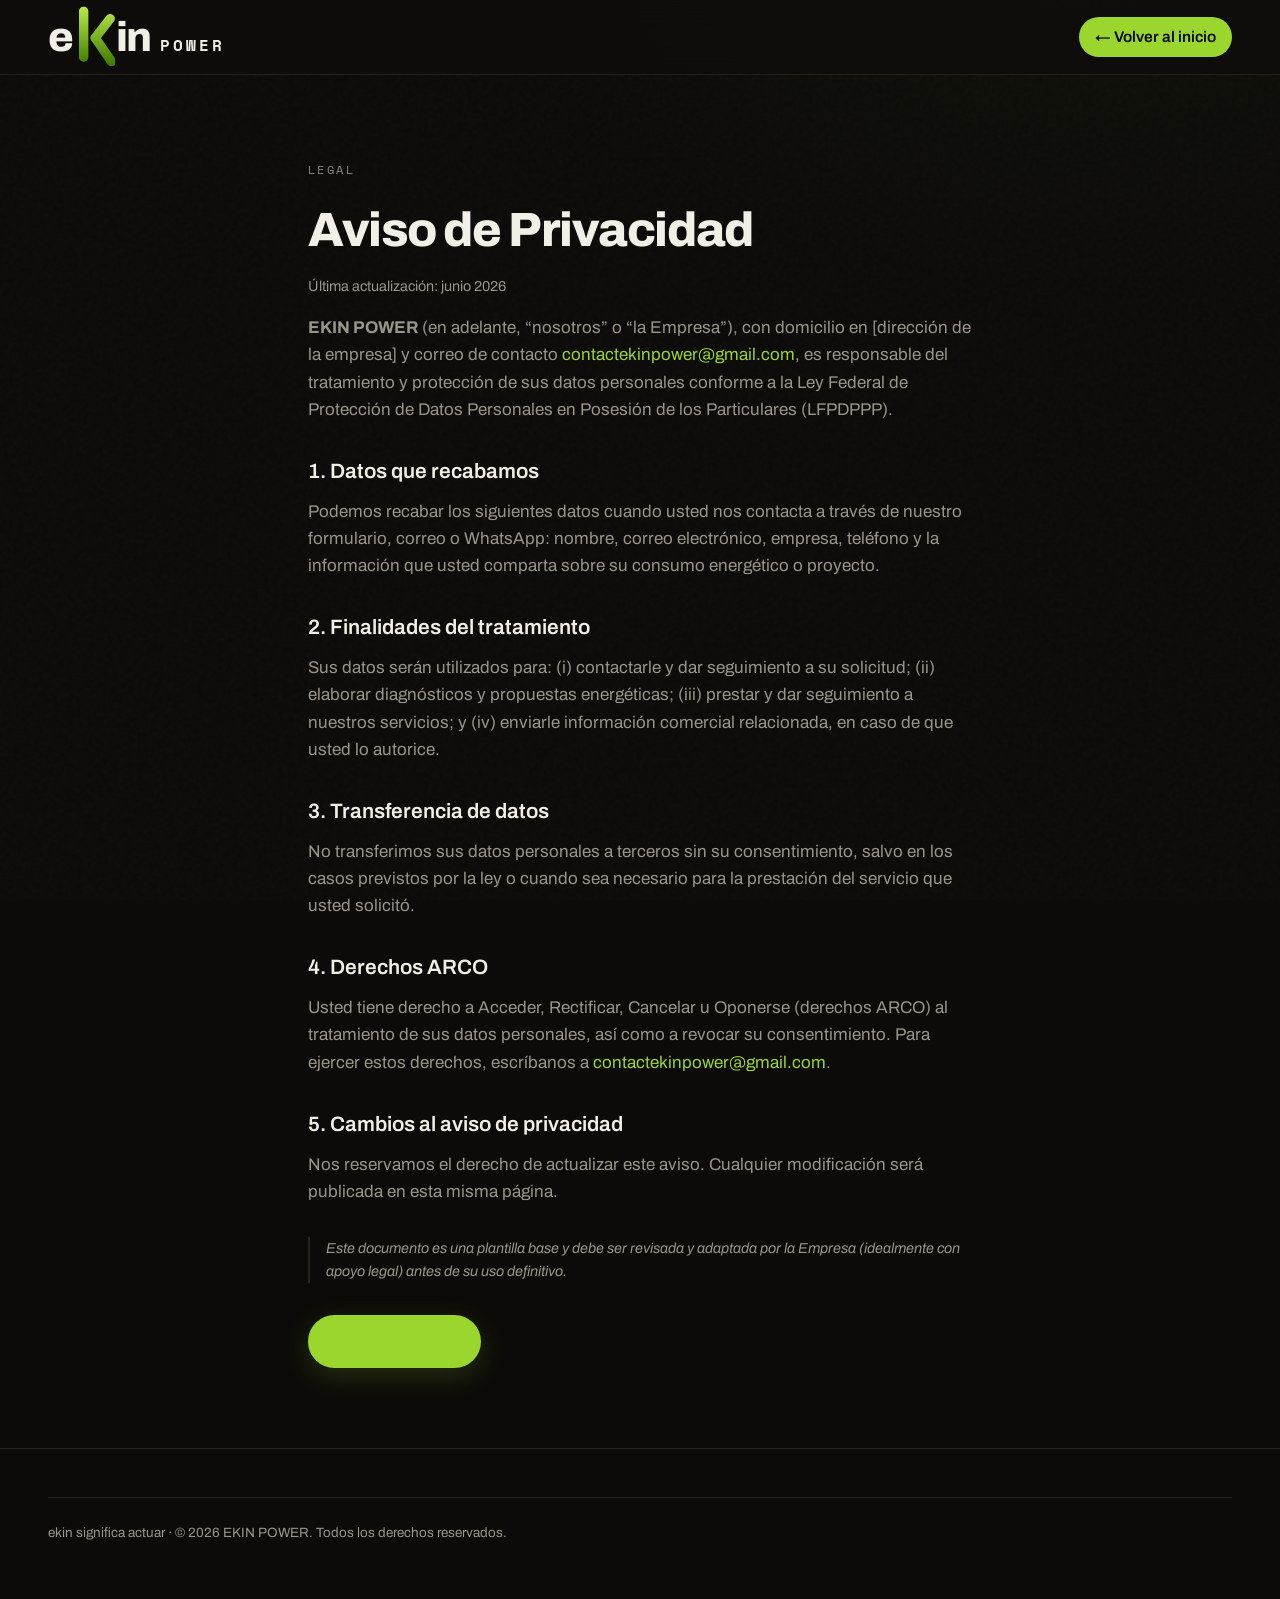
<file: aviso-privacidad.html>
<!DOCTYPE html>
<!--
  AVISO DE PRIVACIDAD — Plantilla base (México, LFPDPPP).
  ▼ IMPORTANTE: revisa y ajusta los datos marcados con [ ] y, si es posible,
    valida el texto final con un abogado antes de usarlo en producción.
-->
<html lang="es">
<head>
  <meta charset="UTF-8" />
  <meta name="viewport" content="width=device-width, initial-scale=1.0" />
  <title>Aviso de Privacidad · EKIN POWER</title>
  <meta name="description" content="Aviso de Privacidad de EKIN POWER conforme a la legislación mexicana de protección de datos personales." />
  <meta name="robots" content="noindex" />
  <link rel="icon" type="image/svg+xml" href="favicon.svg" />

  <link rel="preconnect" href="https://fonts.googleapis.com" />
  <link rel="preconnect" href="https://fonts.gstatic.com" crossorigin />
  <link href="https://fonts.googleapis.com/css2?family=Archivo:ital,wght@0,400;0,500;0,600;0,700;0,800;0,900;1,500;1,800&family=Space+Mono:wght@400;700&display=swap" rel="stylesheet" />
  <link rel="stylesheet" href="styles.css" />
</head>
<body>
  <div class="grain" aria-hidden="true"></div>

  <header class="nav">
    <a class="brand" href="index.html" aria-label="EKIN POWER — inicio">
      <span class="logo-word">e<svg class="logo-k" viewBox="0 0 66 100" aria-hidden="true"><defs><linearGradient id="kgLegal" x1="0" y1="100" x2="0" y2="0" gradientUnits="userSpaceOnUse"><stop offset="0" stop-color="#3f7a00"/><stop offset="1" stop-color="#c2f24e"/></linearGradient></defs><rect x="8" y="6" width="15" height="88" rx="7" fill="url(#kgLegal)"/><path d="M34 56 L58 25" stroke="url(#kgLegal)" stroke-width="15" stroke-linecap="round"/><path d="M34 56 L60 94" stroke="url(#kgLegal)" stroke-width="15" stroke-linecap="round"/></svg>in</span><span class="logo-power">POWER</span>
    </a>
    <nav class="nav-links">
      <a href="index.html" class="nav-cta">← Volver al inicio</a>
    </nav>
  </header>

  <main class="legal">
    <span class="section-kicker">Legal</span>
    <h1 class="legal-title">Aviso de Privacidad</h1>
    <p class="legal-updated">Última actualización: junio 2026</p>

    <p><strong>EKIN POWER</strong> (en adelante, “nosotros” o “la Empresa”), con domicilio en
      [dirección de la empresa] y correo de contacto
      <a href="mailto:contactekinpower@gmail.com">contactekinpower@gmail.com</a>,
      es responsable del tratamiento y protección de sus datos personales conforme a la
      Ley Federal de Protección de Datos Personales en Posesión de los Particulares (LFPDPPP).</p>

    <h2>1. Datos que recabamos</h2>
    <p>Podemos recabar los siguientes datos cuando usted nos contacta a través de nuestro
      formulario, correo o WhatsApp: nombre, correo electrónico, empresa, teléfono y la
      información que usted comparta sobre su consumo energético o proyecto.</p>

    <h2>2. Finalidades del tratamiento</h2>
    <p>Sus datos serán utilizados para: (i) contactarle y dar seguimiento a su solicitud;
      (ii) elaborar diagnósticos y propuestas energéticas; (iii) prestar y dar seguimiento
      a nuestros servicios; y (iv) enviarle información comercial relacionada, en caso de
      que usted lo autorice.</p>

    <h2>3. Transferencia de datos</h2>
    <p>No transferimos sus datos personales a terceros sin su consentimiento, salvo en los
      casos previstos por la ley o cuando sea necesario para la prestación del servicio
      que usted solicitó.</p>

    <h2>4. Derechos ARCO</h2>
    <p>Usted tiene derecho a Acceder, Rectificar, Cancelar u Oponerse (derechos ARCO) al
      tratamiento de sus datos personales, así como a revocar su consentimiento. Para
      ejercer estos derechos, escríbanos a
      <a href="mailto:contactekinpower@gmail.com">contactekinpower@gmail.com</a>.</p>

    <h2>5. Cambios al aviso de privacidad</h2>
    <p>Nos reservamos el derecho de actualizar este aviso. Cualquier modificación será
      publicada en esta misma página.</p>

    <p class="legal-note">Este documento es una plantilla base y debe ser revisada y
      adaptada por la Empresa (idealmente con apoyo legal) antes de su uso definitivo.</p>

    <a href="index.html" class="btn btn-primary">← Volver al inicio</a>
  </main>

  <footer class="footer on-dark">
    <p class="footer-note">ekin significa actuar · © <span id="year"></span> EKIN POWER. Todos los derechos reservados.</p>
  </footer>

  <script>
    document.getElementById("year").textContent = new Date().getFullYear();
  </script>
</body>
</html>
</file>
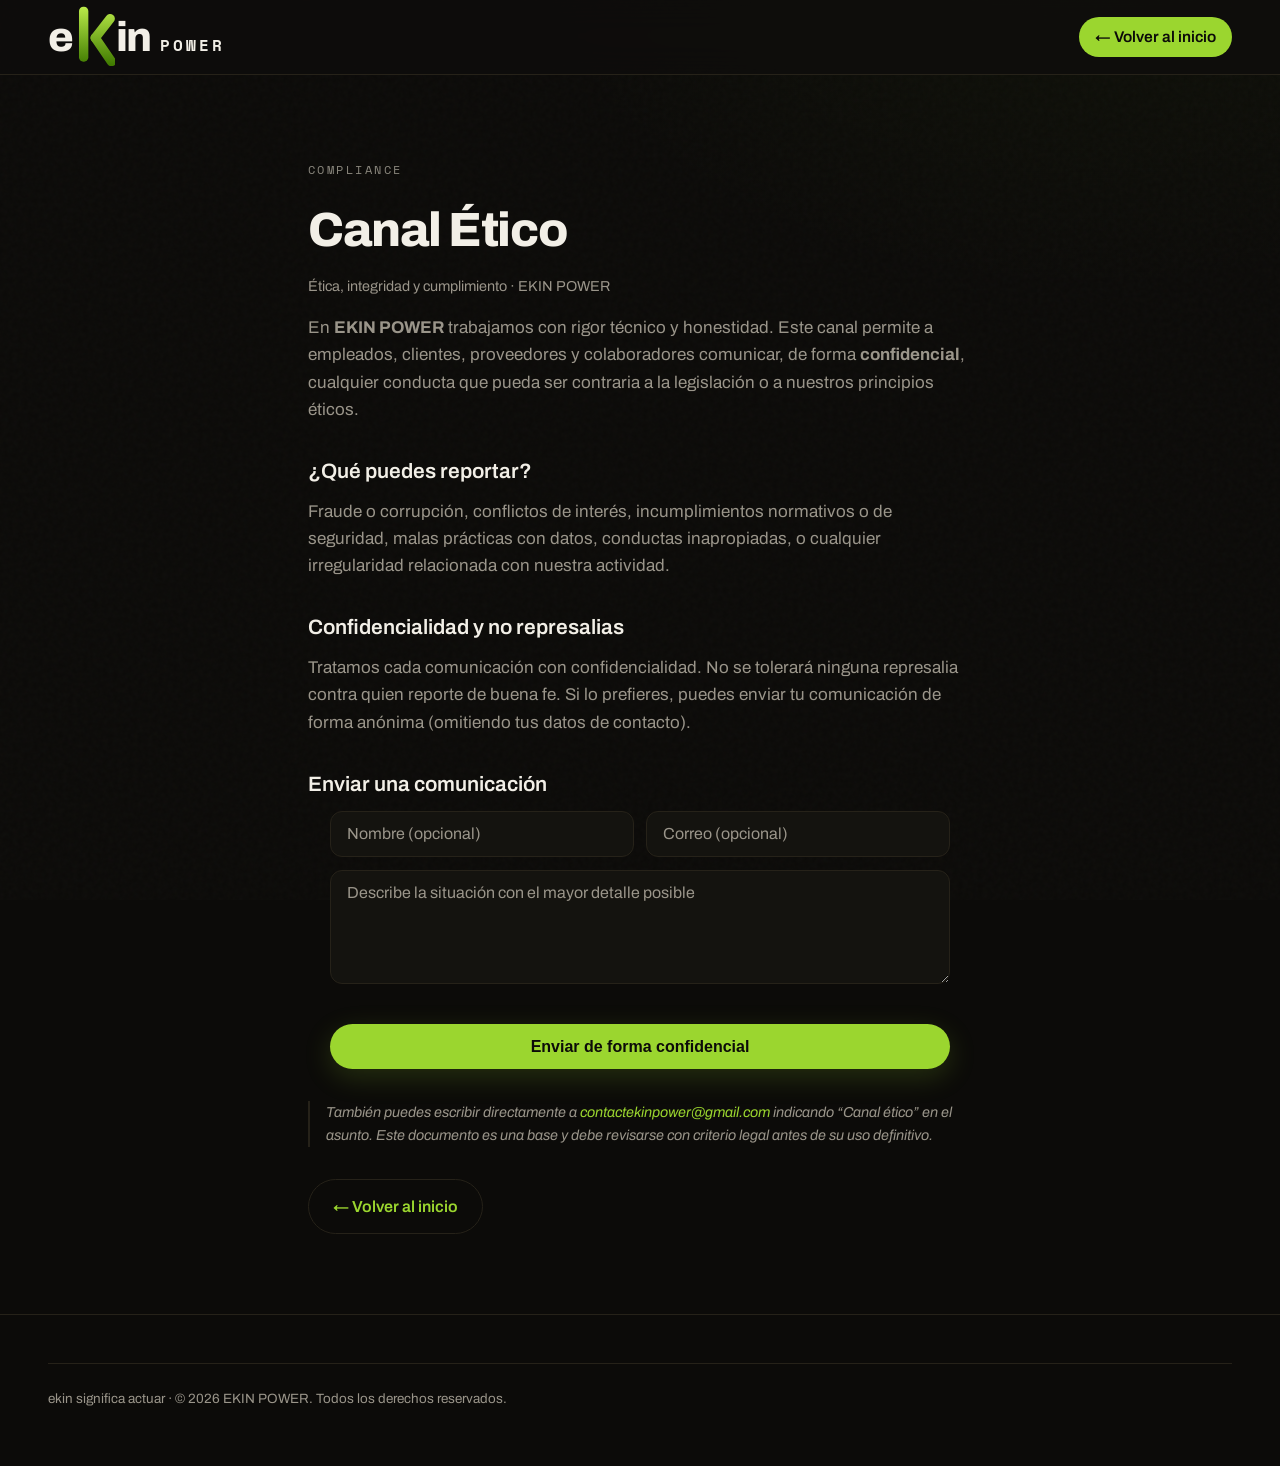
<file: canal-etico.html>
<!DOCTYPE html>
<!--
  CANAL ÉTICO / COMPLIANCE — EKIN POWER
  El formulario usa el mismo endpoint de Formspree con un asunto propio.
  Revisa/ajusta el texto con criterio legal antes de un uso definitivo.
-->
<html lang="es">
<head>
  <meta charset="UTF-8" />
  <meta name="viewport" content="width=device-width, initial-scale=1.0" />
  <title>Canal Ético / Compliance · EKIN POWER</title>
  <meta name="description" content="Canal ético y de cumplimiento de EKIN POWER: reporta de forma confidencial cualquier conducta contraria a nuestros principios." />
  <meta name="robots" content="noindex" />
  <link rel="icon" type="image/svg+xml" href="favicon.svg" />

  <link rel="preconnect" href="https://fonts.googleapis.com" />
  <link rel="preconnect" href="https://fonts.gstatic.com" crossorigin />
  <link href="https://fonts.googleapis.com/css2?family=Archivo:ital,wght@0,400;0,500;0,600;0,700;0,800;0,900;1,500;1,800&family=Space+Mono:wght@400;700&display=swap" rel="stylesheet" />
  <link rel="stylesheet" href="styles.css" />
</head>
<body>
  <div class="grain" aria-hidden="true"></div>

  <header class="nav">
    <a class="brand" href="index.html" aria-label="EKIN POWER — inicio">
      <span class="logo-word">e<svg class="logo-k" viewBox="0 0 66 100" aria-hidden="true"><defs><linearGradient id="kgEtic" x1="0" y1="100" x2="0" y2="0" gradientUnits="userSpaceOnUse"><stop offset="0" stop-color="#3f7a00"/><stop offset="1" stop-color="#c2f24e"/></linearGradient></defs><rect x="8" y="6" width="15" height="88" rx="7" fill="url(#kgEtic)"/><path d="M34 56 L58 25" stroke="url(#kgEtic)" stroke-width="15" stroke-linecap="round"/><path d="M34 56 L60 94" stroke="url(#kgEtic)" stroke-width="15" stroke-linecap="round"/></svg>in</span><span class="logo-power">POWER</span>
    </a>
    <nav class="nav-links">
      <a href="index.html" class="nav-cta">← Volver al inicio</a>
    </nav>
  </header>

  <main class="legal">
    <span class="section-kicker">Compliance</span>
    <h1 class="legal-title">Canal Ético</h1>
    <p class="legal-updated">Ética, integridad y cumplimiento · EKIN POWER</p>

    <p>En <strong>EKIN POWER</strong> trabajamos con rigor técnico y honestidad. Este canal
      permite a empleados, clientes, proveedores y colaboradores comunicar, de forma
      <strong>confidencial</strong>, cualquier conducta que pueda ser contraria a la
      legislación o a nuestros principios éticos.</p>

    <h2>¿Qué puedes reportar?</h2>
    <p>Fraude o corrupción, conflictos de interés, incumplimientos normativos o de seguridad,
      malas prácticas con datos, conductas inapropiadas, o cualquier irregularidad relacionada
      con nuestra actividad.</p>

    <h2>Confidencialidad y no represalias</h2>
    <p>Tratamos cada comunicación con confidencialidad. No se tolerará ninguna represalia
      contra quien reporte de buena fe. Si lo prefieres, puedes enviar tu comunicación de
      forma anónima (omitiendo tus datos de contacto).</p>

    <h2>Enviar una comunicación</h2>
    <form class="contact-form" action="https://formspree.io/f/mvznlezk" method="POST">
      <input type="hidden" name="_subject" value="Canal Ético · comunicación confidencial" />
      <div class="form-row">
        <input type="text" name="nombre" placeholder="Nombre (opcional)" />
        <input type="email" name="email" placeholder="Correo (opcional)" />
      </div>
      <textarea name="mensaje" rows="5" placeholder="Describe la situación con el mayor detalle posible" required></textarea>
      <button type="submit" class="btn btn-primary form-submit">Enviar de forma confidencial</button>
    </form>

    <p class="legal-note">También puedes escribir directamente a
      <a href="mailto:contactekinpower@gmail.com?subject=Canal%20%C3%A9tico%20-%20confidencial">contactekinpower@gmail.com</a>
      indicando “Canal ético” en el asunto. Este documento es una base y debe revisarse con
      criterio legal antes de su uso definitivo.</p>

    <a href="index.html" class="btn btn-ghost">← Volver al inicio</a>
  </main>

  <footer class="footer on-dark">
    <p class="footer-note">ekin significa actuar · © <span id="year"></span> EKIN POWER. Todos los derechos reservados.</p>
  </footer>

  <script>
    document.getElementById("year").textContent = new Date().getFullYear();
  </script>
</body>
</html>
</file>
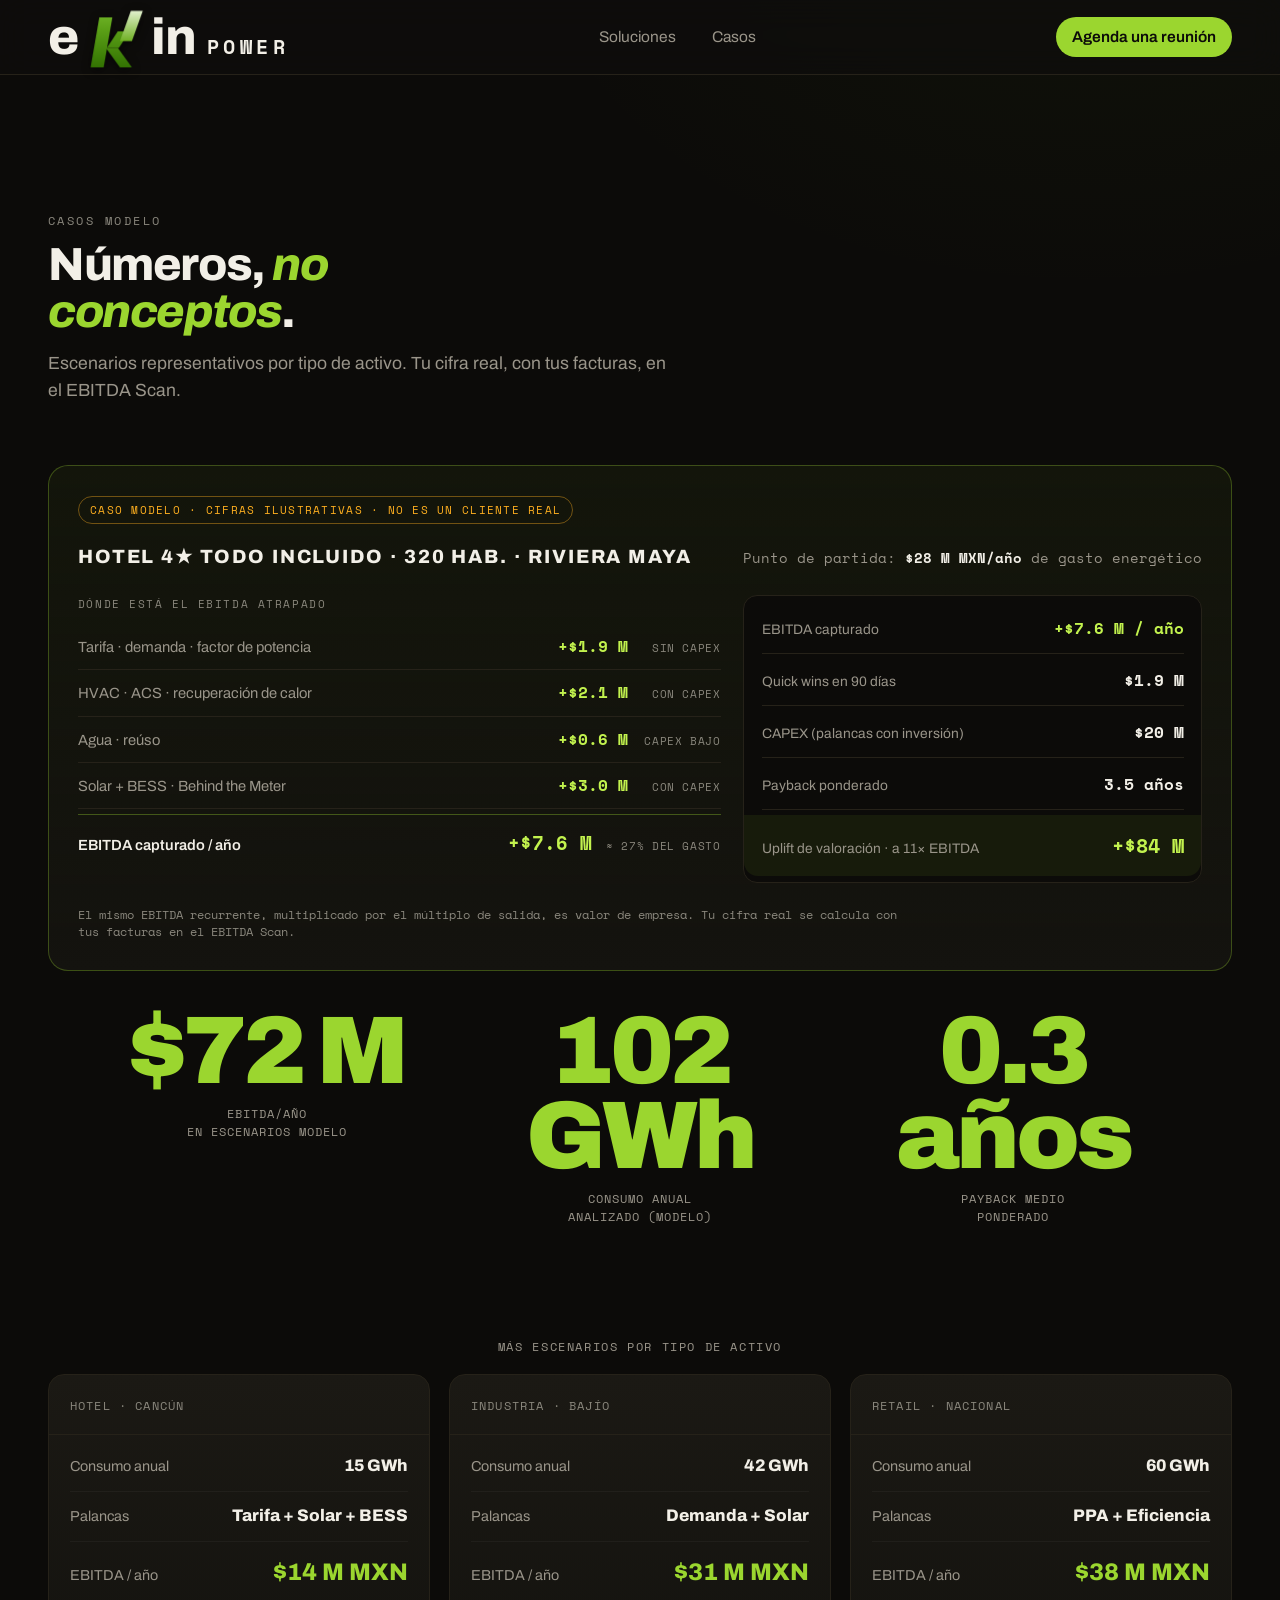
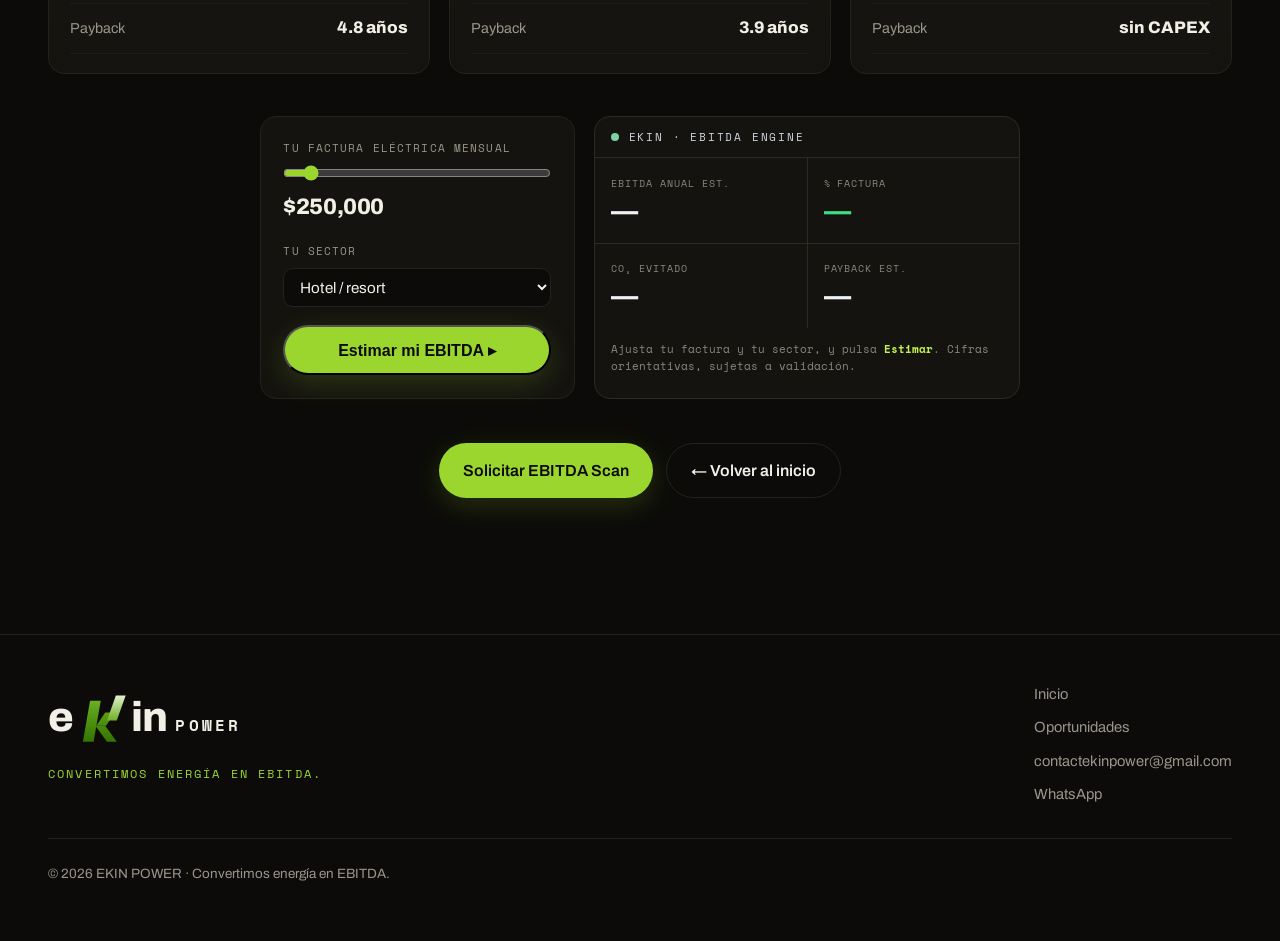
<file: casos.html>
<!DOCTYPE html>
<html lang="es">
<head>
  <meta charset="UTF-8" />
  <meta name="viewport" content="width=device-width, initial-scale=1.0" />
  <title>Casos · Números, no conceptos · EKIN POWER</title>
  <meta name="description" content="EBITDA recuperable en escenarios modelo de grandes consumidores. Números, no conceptos. Estima el tuyo." />
  <link rel="icon" type="image/svg+xml" href="favicon.svg" />
  <link rel="preconnect" href="https://fonts.googleapis.com" />
  <link rel="preconnect" href="https://fonts.gstatic.com" crossorigin />
  <link href="https://fonts.googleapis.com/css2?family=Archivo:ital,wght@0,400;0,500;0,600;0,700;0,800;0,900;1,500;1,800&family=Space+Mono:wght@400;700&display=swap" rel="stylesheet" />
  <link rel="stylesheet" href="styles.css?v=12" />
</head>
<body>
  <div class="scroll-progress" id="scrollProgress" aria-hidden="true"></div>

  <header class="nav on-dark" id="top">
    <a class="brand brand--nav" href="index.html" aria-label="EKIN POWER — inicio">
      <span class="logo-word">e<svg class="logo-k" viewBox="0 0 128 140" aria-hidden="true"><defs><linearGradient id="kgNavM" x1="0" y1="140" x2="0" y2="0" gradientUnits="userSpaceOnUse"><stop offset="0" stop-color="#2f6e00"/><stop offset=".55" stop-color="#5ba017"/><stop offset="1" stop-color="#86c93a"/></linearGradient><linearGradient id="kgNavT" x1="0" y1="84" x2="0" y2="20" gradientUnits="userSpaceOnUse"><stop offset="0" stop-color="#6fb023"/><stop offset="1" stop-color="#f3fae7"/></linearGradient></defs><polygon points="20,132 44,132 60,40 36,40" fill="url(#kgNavM)"/><polygon points="48,96 70,96 96,132 74,132" fill="url(#kgNavM)"/><polygon points="50,96 72,96 92,66 70,66" fill="url(#kgNavM)"/><polygon points="74,84 96,84 116,28 94,28" fill="url(#kgNavT)"/></svg>in</span><span class="logo-power">POWER</span>
    </a>
    <button class="nav-toggle" id="navToggle" aria-label="Abrir menú" aria-expanded="false"><span></span><span></span><span></span></button>
    <nav class="nav-links" id="navLinks">
      <a href="index.html#soluciones" class="nav-top">Soluciones</a>
      <a href="casos.html" class="nav-top">Casos</a>
      <div class="nav-drop" id="navDrop">
        <button type="button" class="nav-top nav-drop-btn" id="navDropBtn" aria-expanded="false" aria-haspopup="true">Explorar <i>▾</i></button>
        <div class="nav-menu" role="menu">
          <a href="inversion.html" role="menuitem">Behind the Meter</a>
          <a href="oportunidades.html" role="menuitem">Oportunidades</a>
          <a href="software.html" role="menuitem">EKIN OS</a>
          <a href="sectores.html" role="menuitem">Mapa de México</a>
          <a href="porque.html" role="menuitem">Por qué EKIN</a>
          <a href="noticias.html" role="menuitem">Newsletter</a>
        </div>
      </div>
      <a href="index.html#contacto" class="nav-cta">Agenda una reunión</a>
    </nav>
  </header>

  <main>
    <section class="section casos on-dark" id="casos">
      <div class="section-head reveal">
        <p class="section-kicker">Casos modelo</p>
        <h2 class="section-title">Números, <em>no conceptos</em>.</h2>
        <p class="section-sub">Escenarios representativos por tipo de activo. Tu cifra real, con tus facturas, en el EBITDA Scan.</p>
      </div>

      <!-- ===== CASO MODELO DESTACADO ===== -->
      <article class="case-hero reveal">
        <div class="case-flag">Caso modelo · cifras ilustrativas · no es un cliente real</div>
        <div class="case-hero-top">
          <span class="case-tag">Hotel 4★ todo incluido · 320 hab. · Riviera Maya</span>
          <span class="case-start">Punto de partida: <b>$28 M MXN/año</b> de gasto energético</span>
        </div>
        <div class="case-hero-grid">
          <div class="lever-block">
            <p class="lever-h">Dónde está el EBITDA atrapado</p>
            <div class="lever-list">
              <div class="lever"><span>Tarifa · demanda · factor de potencia</span><b class="green">+$1.9 M</b><i>sin CAPEX</i></div>
              <div class="lever"><span>HVAC · ACS · recuperación de calor</span><b class="green">+$2.1 M</b><i>con CAPEX</i></div>
              <div class="lever"><span>Agua · reúso</span><b class="green">+$0.6 M</b><i>CAPEX bajo</i></div>
              <div class="lever"><span>Solar + BESS · Behind the Meter</span><b class="green">+$3.0 M</b><i>con CAPEX</i></div>
              <div class="lever lever--total"><span>EBITDA capturado / año</span><b class="green">+$7.6 M</b><i>≈ 27% del gasto</i></div>
            </div>
          </div>
          <div class="case-summary">
            <div class="cs-stat"><span>EBITDA capturado</span><b class="green">+$7.6 M / año</b></div>
            <div class="cs-stat"><span>Quick wins en 90 días</span><b>$1.9 M</b></div>
            <div class="cs-stat"><span>CAPEX (palancas con inversión)</span><b>$20 M</b></div>
            <div class="cs-stat"><span>Payback ponderado</span><b>3.5 años</b></div>
            <div class="cs-stat cs-stat--out"><span>Uplift de valoración · a 11× EBITDA</span><b class="green">+$84 M</b></div>
          </div>
        </div>
        <p class="case-hero-note">El mismo EBITDA recurrente, multiplicado por el múltiplo de salida, es valor de empresa. Tu cifra real se calcula con tus facturas en el EBITDA Scan.</p>
      </article>

      <div class="megakpi-inner" style="padding-top:0">
        <div class="mk reveal"><span class="mk-num beat" data-count="83" data-prefix="$" data-suffix=" M">$83 M</span><span class="mk-cap">EBITDA/año<br>en escenarios modelo</span></div>
        <div class="mk reveal" style="--d:1"><span class="mk-num beat" data-count="117" data-suffix=" GWh">117 GWh</span><span class="mk-cap">consumo anual<br>analizado (modelo)</span></div>
        <div class="mk reveal" style="--d:2"><span class="mk-num beat" data-count="4" data-decimal="1" data-suffix=" años">4.0 años</span><span class="mk-cap">payback medio<br>ponderado</span></div>
      </div>

      <p class="case-grid-k reveal">Más escenarios por tipo de activo</p>
      <div class="case-grid">
        <article class="case reveal" style="--d:1">
          <header class="case-h"><span class="case-tag">Hotel · Cancún</span></header>
          <div class="case-rows">
            <div class="case-row"><span>Consumo anual</span><b>15 GWh</b></div>
            <div class="case-row"><span>Palancas</span><b>Tarifa + Solar + BESS</b></div>
            <div class="case-row case-row--hi"><span>EBITDA / año</span><b class="green">$14 M MXN</b></div>
            <div class="case-row"><span>Payback</span><b>4.8 años</b></div>
          </div>
        </article>
        <article class="case reveal" style="--d:2">
          <header class="case-h"><span class="case-tag">Industria · Bajío</span></header>
          <div class="case-rows">
            <div class="case-row"><span>Consumo anual</span><b>42 GWh</b></div>
            <div class="case-row"><span>Palancas</span><b>Demanda + Solar</b></div>
            <div class="case-row case-row--hi"><span>EBITDA / año</span><b class="green">$31 M MXN</b></div>
            <div class="case-row"><span>Payback</span><b>3.9 años</b></div>
          </div>
        </article>
        <article class="case reveal" style="--d:3">
          <header class="case-h"><span class="case-tag">Retail · Nacional</span></header>
          <div class="case-rows">
            <div class="case-row"><span>Consumo anual</span><b>60 GWh</b></div>
            <div class="case-row"><span>Palancas</span><b>PPA + Eficiencia</b></div>
            <div class="case-row case-row--hi"><span>EBITDA / año</span><b class="green">$38 M MXN</b></div>
            <div class="case-row"><span>Payback</span><b>sin CAPEX</b></div>
          </div>
        </article>
      </div>

      <!-- Calculadora EBITDA -->
      <div class="calc reveal" id="calcBlock">
        <div class="calc-inputs">
          <label class="calc-field">
            <span class="calc-lab">Tu factura eléctrica mensual</span>
            <input type="range" id="calcBill" min="20000" max="3000000" step="10000" value="250000" />
            <output class="calc-out" id="calcBillOut">$250,000</output>
          </label>
          <label class="calc-field">
            <span class="calc-lab">Tu sector</span>
            <select id="calcSector">
              <option value="0.28">Hotel / resort</option>
              <option value="0.30">Manufactura / fábrica</option>
              <option value="0.33">Supermercado / retail</option>
              <option value="0.27">Centro logístico</option>
              <option value="0.32">Planta de proceso</option>
              <option value="0.24">Aeropuerto / crítico</option>
              <option value="0.22">Oficinas corporativas</option>
            </select>
          </label>
          <button class="btn btn-primary" id="calcBtn" type="button">Estimar mi EBITDA ▸</button>
        </div>
        <div class="calc-screen" id="calcScreen" data-state="idle">
          <div class="calc-bar"><span class="term-dot"></span><span class="calc-bar-t">EKIN · EBITDA ENGINE</span></div>
          <div class="calc-grid">
            <div class="calc-cell"><span class="cc-k">EBITDA ANUAL EST.</span><span class="cc-v" id="ccSave">—</span></div>
            <div class="calc-cell"><span class="cc-k">% FACTURA</span><span class="cc-v green" id="ccPct">—</span></div>
            <div class="calc-cell"><span class="cc-k">CO₂ EVITADO</span><span class="cc-v" id="ccCo2">—</span></div>
            <div class="calc-cell"><span class="cc-k">PAYBACK EST.</span><span class="cc-v" id="ccPay">—</span></div>
          </div>
          <p class="calc-note" id="calcNote">Ajusta tu factura y tu sector, y pulsa <b>Estimar</b>. Cifras orientativas, sujetas a validación.</p>
        </div>
      </div>

      <div class="porque-cta reveal">
        <a href="index.html#contacto" class="btn btn-primary">Solicitar EBITDA Scan</a>
        <a href="index.html" class="btn btn-ghost">← Volver al inicio</a>
      </div>
    </section>
  </main>

  <footer class="footer on-dark">
    <div class="footer-top">
      <div class="footer-brand-block">
        <span class="brand" aria-label="EKIN POWER">
          <span class="logo-word">e<svg class="logo-k" viewBox="0 0 128 140" aria-hidden="true"><defs><linearGradient id="kgFootM" x1="0" y1="140" x2="0" y2="0" gradientUnits="userSpaceOnUse"><stop offset="0" stop-color="#2f6e00"/><stop offset=".55" stop-color="#5ba017"/><stop offset="1" stop-color="#86c93a"/></linearGradient><linearGradient id="kgFootT" x1="0" y1="84" x2="0" y2="20" gradientUnits="userSpaceOnUse"><stop offset="0" stop-color="#6fb023"/><stop offset="1" stop-color="#f3fae7"/></linearGradient></defs><polygon points="20,132 44,132 60,40 36,40" fill="url(#kgFootM)"/><polygon points="48,96 70,96 96,132 74,132" fill="url(#kgFootM)"/><polygon points="50,96 72,96 92,66 70,66" fill="url(#kgFootM)"/><polygon points="74,84 96,84 116,28 94,28" fill="url(#kgFootT)"/></svg>in</span><span class="logo-power">POWER</span>
        </span>
        <p class="footer-tagline">Convertimos energía en EBITDA.</p>
      </div>
      <nav class="footer-links">
        <a href="index.html">Inicio</a>
        <a href="oportunidades.html">Oportunidades</a>
        <a href="mailto:contactekinpower@gmail.com">contactekinpower@gmail.com</a>
        <a href="https://wa.me/525643647693" target="_blank" rel="noopener">WhatsApp</a>
      </nav>
    </div>
    <p class="footer-note">© <span id="year"></span> EKIN POWER · Convertimos energía en EBITDA.</p>
  </footer>

  <script src="script.js?v=12" defer></script>
</body>
</html>
</file>
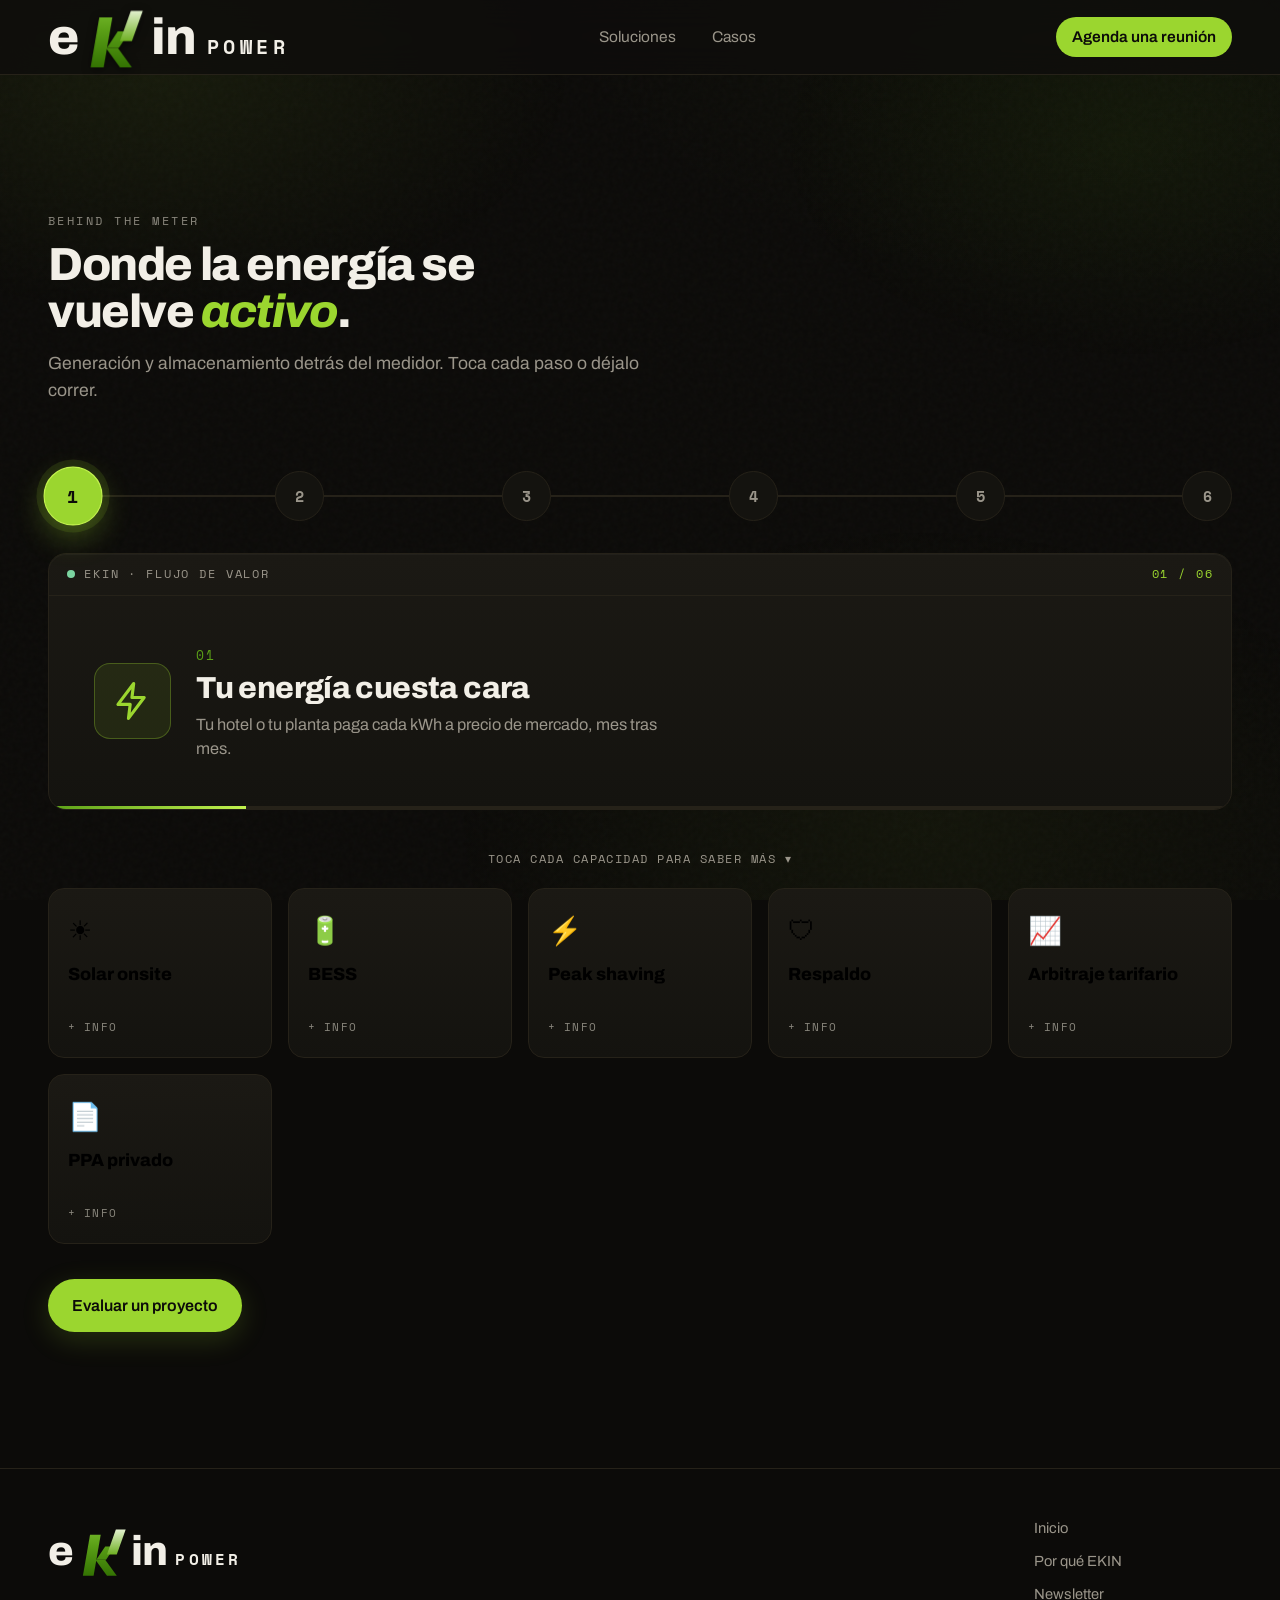
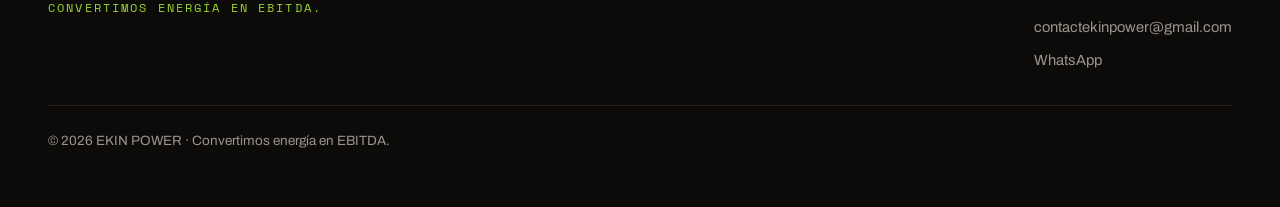
<file: inversion.html>
<!DOCTYPE html>
<html lang="es">
<head>
  <meta charset="UTF-8" />
  <meta name="viewport" content="width=device-width, initial-scale=1.0" />
  <title>Behind the Meter · EKIN POWER</title>
  <meta name="description" content="Behind the Meter: generación y almacenamiento detrás del medidor. Solar, BESS, peak shaving, respaldo, arbitraje tarifario y PPA privado. Donde la energía se vuelve activo." />
  <link rel="icon" type="image/svg+xml" href="favicon.svg" />
  <link rel="preconnect" href="https://fonts.googleapis.com" />
  <link rel="preconnect" href="https://fonts.gstatic.com" crossorigin />
  <link href="https://fonts.googleapis.com/css2?family=Archivo:ital,wght@0,400;0,500;0,600;0,700;0,800;0,900;1,500;1,800&family=Space+Mono:wght@400;700&display=swap" rel="stylesheet" />
  <link rel="stylesheet" href="styles.css?v=12" />
</head>
<body>
  <div class="grain" aria-hidden="true"></div>
  <div class="aurora" aria-hidden="true"></div>
  <div class="scroll-progress" id="scrollProgress" aria-hidden="true"></div>

  <header class="nav on-dark" id="top">
    <a class="brand brand--nav" href="index.html" aria-label="EKIN POWER — inicio">
      <span class="logo-word">e<svg class="logo-k" viewBox="0 0 128 140" aria-hidden="true"><defs><linearGradient id="kgNavM" x1="0" y1="140" x2="0" y2="0" gradientUnits="userSpaceOnUse"><stop offset="0" stop-color="#2f6e00"/><stop offset=".55" stop-color="#5ba017"/><stop offset="1" stop-color="#86c93a"/></linearGradient><linearGradient id="kgNavT" x1="0" y1="84" x2="0" y2="20" gradientUnits="userSpaceOnUse"><stop offset="0" stop-color="#6fb023"/><stop offset="1" stop-color="#f3fae7"/></linearGradient></defs><polygon points="20,132 44,132 60,40 36,40" fill="url(#kgNavM)"/><polygon points="48,96 70,96 96,132 74,132" fill="url(#kgNavM)"/><polygon points="50,96 72,96 92,66 70,66" fill="url(#kgNavM)"/><polygon points="74,84 96,84 116,28 94,28" fill="url(#kgNavT)"/></svg>in</span><span class="logo-power">POWER</span>
    </a>
    <button class="nav-toggle" id="navToggle" aria-label="Abrir menú" aria-expanded="false"><span></span><span></span><span></span></button>
    <nav class="nav-links" id="navLinks">
      <a href="index.html#soluciones" class="nav-top">Soluciones</a>
      <a href="casos.html" class="nav-top">Casos</a>
      <div class="nav-drop" id="navDrop">
        <button type="button" class="nav-top nav-drop-btn" id="navDropBtn" aria-expanded="false" aria-haspopup="true">Explorar <i>▾</i></button>
        <div class="nav-menu" role="menu">
          <a href="inversion.html" role="menuitem">Behind the Meter</a>
          <a href="oportunidades.html" role="menuitem">Oportunidades</a>
          <a href="software.html" role="menuitem">EKIN OS</a>
          <a href="sectores.html" role="menuitem">Mapa de México</a>
          <a href="porque.html" role="menuitem">Por qué EKIN</a>
          <a href="noticias.html" role="menuitem">Newsletter</a>
        </div>
      </div>
      <a href="index.html#contacto" class="nav-cta">Agenda una reunión</a>
    </nav>
  </header>

  <main>
    <section class="section inversion on-dark" id="inversion">
      <div class="section-head reveal">
        <p class="section-kicker">Behind the Meter</p>
        <h2 class="section-title">Donde la energía se vuelve <em>activo</em>.</h2>
        <p class="section-sub">Generación y almacenamiento detrás del medidor. Toca cada paso o déjalo correr.</p>
      </div>

      <div class="btm-stage reveal" id="btmStage">
        <div class="btm-rail" id="btmRail" role="tablist" aria-label="Flujo Behind the Meter">
          <button type="button" class="btm-node is-active" data-i="0" data-icon="bolt" data-h="Tu energía cuesta cara" data-p="Tu hotel o tu planta paga cada kWh a precio de mercado, mes tras mes." aria-label="Paso 1">1</button>
          <button type="button" class="btm-node" data-i="1" data-icon="scan" data-h="Miramos tus números" data-p="Analizamos tu factura y tu curva de consumo para ver dónde se va tu dinero." aria-label="Paso 2">2</button>
          <button type="button" class="btm-node" data-i="2" data-icon="sun" data-h="Diseñamos tu solución" data-p="Solar y baterías (BESS) dimensionadas a tu medida, no de catálogo." aria-label="Paso 3">3</button>
          <button type="button" class="btm-node" data-i="3" data-icon="wallet" data-h="Eliges cómo financiarlo" data-p="Compra, leasing, PPA o inversión de terceros: el esquema que más te convenga." aria-label="Paso 4">4</button>
          <button type="button" class="btm-node" data-i="4" data-icon="trend" data-h="Empiezas a ahorrar" data-p="Tu factura baja desde el arranque y tu proyecto genera retorno." aria-label="Paso 5">5</button>
          <button type="button" class="btm-node" data-i="5" data-icon="sat" data-h="Tú controlas, nosotros operamos" data-p="Medimos, mantenemos y garantizamos el desempeño." aria-label="Paso 6">6</button>
        </div>
        <div class="btm-screen">
          <div class="btm-screen-bar"><span class="term-dot"></span><span>EKIN · FLUJO DE VALOR</span><span class="btm-screen-step" id="btmStepLbl">01 / 06</span></div>
          <div class="btm-card" id="btmCard">
            <div class="btm-card-icon" id="btmIcon" aria-hidden="true"></div>
            <div class="btm-card-body">
              <span class="btm-card-i" id="btmIdx">01</span>
              <h3 class="btm-card-h" id="btmH">Tu energía cuesta cara</h3>
              <p class="btm-card-p" id="btmP">Tu hotel o tu planta paga cada kWh a precio de mercado, mes tras mes.</p>
            </div>
          </div>
          <div class="btm-progress" aria-hidden="true"><i id="btmProg"></i></div>
        </div>
      </div>

      <p class="cap-hint reveal">Toca cada capacidad para saber más ▾</p>
      <div class="cap3d-grid reveal">
        <button class="cap3d" type="button"><div class="cap3d-inner">
          <div class="cap3d-face cap3d-front"><span class="cap3d-i">☀</span><h4>Solar onsite</h4><span class="cap3d-hint">+ info</span></div>
          <div class="cap3d-face cap3d-back"><p>Generación en tu propio techo o terreno. Bajas tu kWh promedio y te proteges del precio de mercado.</p></div>
        </div></button>
        <button class="cap3d" type="button"><div class="cap3d-inner">
          <div class="cap3d-face cap3d-front"><span class="cap3d-i">🔋</span><h4>BESS</h4><span class="cap3d-hint">+ info</span></div>
          <div class="cap3d-face cap3d-back"><p>Baterías que almacenan energía barata y la entregan cuando cuesta cara. Recortan picos y respaldan tu operación.</p></div>
        </div></button>
        <button class="cap3d" type="button"><div class="cap3d-inner">
          <div class="cap3d-face cap3d-front"><span class="cap3d-i">⚡</span><h4>Peak shaving</h4><span class="cap3d-hint">+ info</span></div>
          <div class="cap3d-face cap3d-back"><p>Reducimos tu demanda máxima con BESS. El cargo por demanda suele ser de los más caros de tu factura.</p></div>
        </div></button>
        <button class="cap3d" type="button"><div class="cap3d-inner">
          <div class="cap3d-face cap3d-front"><span class="cap3d-i">🛡</span><h4>Respaldo</h4><span class="cap3d-hint">+ info</span></div>
          <div class="cap3d-face cap3d-back"><p>Continuidad ante cortes de red, sin depender de diésel. Crítico para hoteles, hospitales y procesos.</p></div>
        </div></button>
        <button class="cap3d" type="button"><div class="cap3d-inner">
          <div class="cap3d-face cap3d-front"><span class="cap3d-i">📈</span><h4>Arbitraje tarifario</h4><span class="cap3d-hint">+ info</span></div>
          <div class="cap3d-face cap3d-back"><p>Cargas energía cuando es barata y la usas en hora punta. Tu factura baja sin cambiar tu operación.</p></div>
        </div></button>
        <button class="cap3d" type="button"><div class="cap3d-inner">
          <div class="cap3d-face cap3d-front"><span class="cap3d-i">📄</span><h4>PPA privado</h4><span class="cap3d-hint">+ info</span></div>
          <div class="cap3d-face cap3d-back"><p>Compras energía a precio fijo a largo plazo, sin CAPEX. Previsibilidad total para tu presupuesto.</p></div>
        </div></button>
      </div>

      <div class="btm-cta reveal"><a href="index.html#contacto" class="btn btn-primary">Evaluar un proyecto</a></div>
    </section>
  </main>

  <footer class="footer on-dark">
    <div class="footer-top">
      <div class="footer-brand-block">
        <span class="brand" aria-label="EKIN POWER">
          <span class="logo-word">e<svg class="logo-k" viewBox="0 0 128 140" aria-hidden="true"><defs><linearGradient id="kgFootM" x1="0" y1="140" x2="0" y2="0" gradientUnits="userSpaceOnUse"><stop offset="0" stop-color="#2f6e00"/><stop offset=".55" stop-color="#5ba017"/><stop offset="1" stop-color="#86c93a"/></linearGradient><linearGradient id="kgFootT" x1="0" y1="84" x2="0" y2="20" gradientUnits="userSpaceOnUse"><stop offset="0" stop-color="#6fb023"/><stop offset="1" stop-color="#f3fae7"/></linearGradient></defs><polygon points="20,132 44,132 60,40 36,40" fill="url(#kgFootM)"/><polygon points="48,96 70,96 96,132 74,132" fill="url(#kgFootM)"/><polygon points="50,96 72,96 92,66 70,66" fill="url(#kgFootM)"/><polygon points="74,84 96,84 116,28 94,28" fill="url(#kgFootT)"/></svg>in</span><span class="logo-power">POWER</span>
        </span>
        <p class="footer-tagline">Convertimos energía en EBITDA.</p>
      </div>
      <nav class="footer-links">
        <a href="index.html">Inicio</a>
        <a href="porque.html">Por qué EKIN</a>
        <a href="noticias.html">Newsletter</a>
        <a href="mailto:contactekinpower@gmail.com">contactekinpower@gmail.com</a>
        <a href="https://wa.me/525643647693" target="_blank" rel="noopener">WhatsApp</a>
      </nav>
    </div>
    <p class="footer-note">© <span id="year"></span> EKIN POWER · Convertimos energía en EBITDA.</p>
  </footer>

  <script src="script.js?v=12" defer></script>
</body>
</html>
</file>
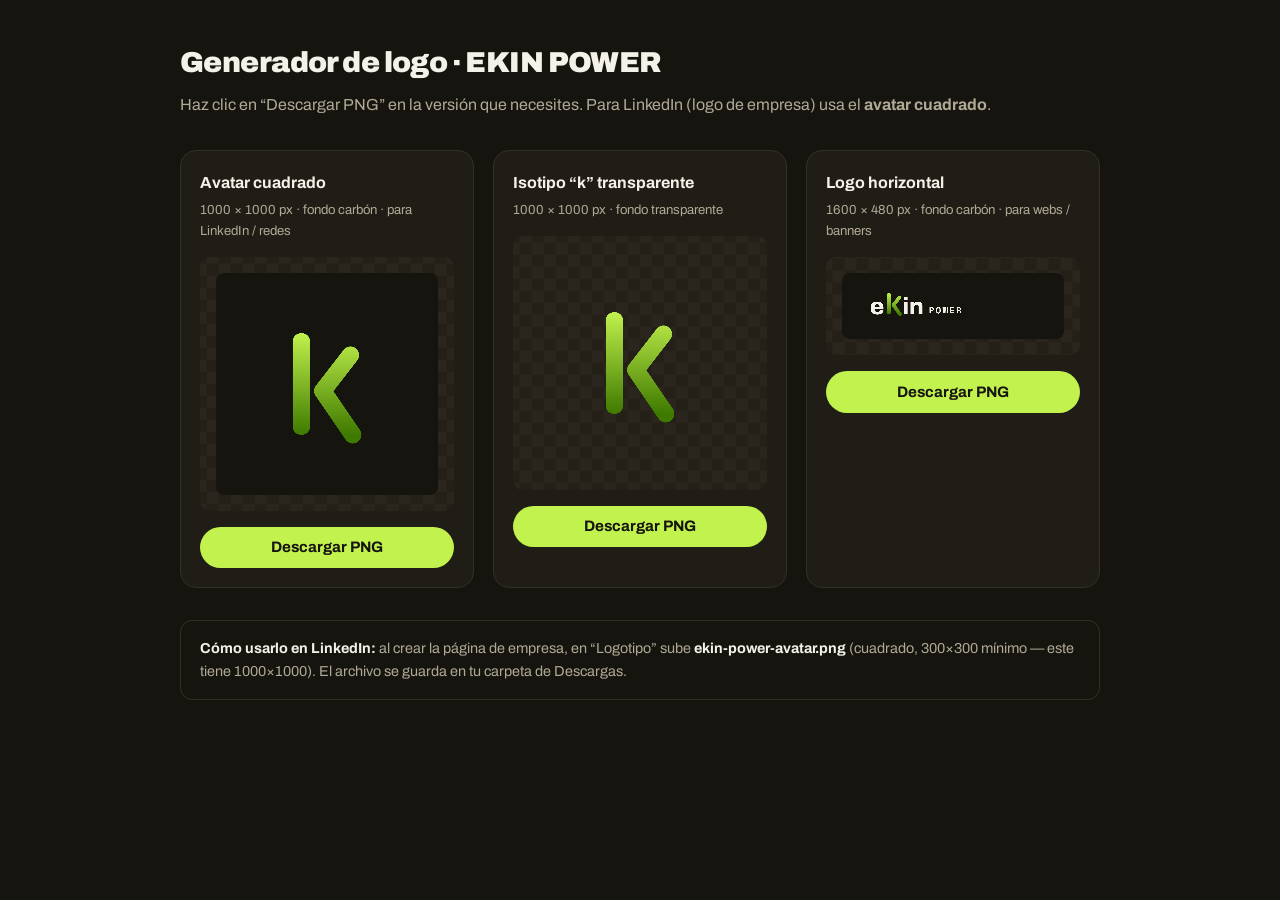
<file: logo-export.html>
<!DOCTYPE html>
<html lang="es">
<head>
  <meta charset="UTF-8" />
  <meta name="viewport" content="width=device-width, initial-scale=1.0" />
  <title>EKIN POWER — Generador de logo (PNG)</title>
  <link rel="preconnect" href="https://fonts.googleapis.com" />
  <link rel="preconnect" href="https://fonts.gstatic.com" crossorigin />
  <link href="https://fonts.googleapis.com/css2?family=Archivo:wght@400;700;800;900&family=Space+Mono:wght@700&display=swap" rel="stylesheet" />
  <style>
    :root { --bg:#16140f; --card:#201d16; --line:#332f25; --text:#f4f1e9; --muted:#b0a995; --volt:#c2f24e; }
    * { box-sizing: border-box; margin: 0; }
    body { background: var(--bg); color: var(--text); font-family: "Archivo", sans-serif; padding: 2.5rem 1.5rem; line-height: 1.6; }
    .wrap { max-width: 920px; margin: 0 auto; }
    h1 { font-weight: 900; font-size: 1.8rem; letter-spacing: -0.02em; margin-bottom: 0.4rem; }
    p.lead { color: var(--muted); margin-bottom: 2rem; }
    .grid { display: grid; gap: 1.2rem; grid-template-columns: repeat(auto-fit, minmax(260px, 1fr)); }
    .card { background: var(--card); border: 1px solid var(--line); border-radius: 16px; padding: 1.2rem; }
    .card h2 { font-size: 1rem; font-weight: 700; margin-bottom: 0.2rem; }
    .card small { color: var(--muted); display: block; margin-bottom: 1rem; font-size: 0.82rem; }
    .preview { background: repeating-conic-gradient(#2a261d 0% 25%, #242017 0% 50%) 50% / 24px 24px; border-radius: 10px; display: flex; align-items: center; justify-content: center; padding: 1rem; margin-bottom: 1rem; }
    canvas { max-width: 100%; height: auto; border-radius: 8px; }
    button { width: 100%; font-family: inherit; font-weight: 700; font-size: 0.95rem; color: var(--bg); background: var(--volt); border: none; border-radius: 999px; padding: 0.8rem; cursor: pointer; transition: transform .15s; }
    button:hover { transform: translateY(-2px); }
    .note { margin-top: 2rem; padding: 1rem 1.2rem; border: 1px solid var(--line); border-radius: 12px; color: var(--muted); font-size: 0.9rem; }
    .note b { color: var(--text); }
  </style>
</head>
<body>
  <div class="wrap">
    <h1>Generador de logo · EKIN POWER</h1>
    <p class="lead">Haz clic en “Descargar PNG” en la versión que necesites. Para LinkedIn (logo de empresa) usa el <b>avatar cuadrado</b>.</p>

    <div class="grid">
      <div class="card">
        <h2>Avatar cuadrado</h2>
        <small>1000 × 1000 px · fondo carbón · para LinkedIn / redes</small>
        <div class="preview"><canvas id="cAvatar" width="1000" height="1000" style="width:230px"></canvas></div>
        <button onclick="dl('cAvatar','ekin-power-avatar.png')">Descargar PNG</button>
      </div>

      <div class="card">
        <h2>Isotipo “k” transparente</h2>
        <small>1000 × 1000 px · fondo transparente</small>
        <div class="preview"><canvas id="cIso" width="1000" height="1000" style="width:230px"></canvas></div>
        <button onclick="dl('cIso','ekin-power-isotipo.png')">Descargar PNG</button>
      </div>

      <div class="card">
        <h2>Logo horizontal</h2>
        <small>1600 × 480 px · fondo carbón · para webs / banners</small>
        <div class="preview"><canvas id="cLock" width="1600" height="480" style="width:100%"></canvas></div>
        <button onclick="dl('cLock','ekin-power-logo.png')">Descargar PNG</button>
      </div>
    </div>

    <div class="note">
      <b>Cómo usarlo en LinkedIn:</b> al crear la página de empresa, en “Logotipo” sube
      <b>ekin-power-avatar.png</b> (cuadrado, 300×300 mínimo — este tiene 1000×1000). El archivo se
      guarda en tu carpeta de Descargas.
    </div>
  </div>

  <script>
    // Dibuja el glifo "k" (degradado lima) en un contexto canvas.
    // x,yTop = esquina superior-izquierda del glifo; h = altura total.
    function drawK(ctx, x, yTop, h) {
      const s = h / 100;
      const grad = ctx.createLinearGradient(0, yTop + 94 * s, 0, yTop + 6 * s);
      grad.addColorStop(0, "#3f7a00");
      grad.addColorStop(1, "#c2f24e");
      // Asta (rect redondeado)
      ctx.fillStyle = grad;
      const sx = x + 8 * s, sy = yTop + 6 * s, sw = 15 * s, sh = 88 * s, r = 7 * s;
      ctx.beginPath();
      ctx.roundRect(sx, sy, sw, sh, r);
      ctx.fill();
      // Brazos
      ctx.strokeStyle = grad;
      ctx.lineWidth = 15 * s;
      ctx.lineCap = "round";
      ctx.lineJoin = "round";
      ctx.beginPath();
      ctx.moveTo(x + 34 * s, yTop + 56 * s);
      ctx.lineTo(x + 58 * s, yTop + 25 * s);
      ctx.stroke();
      ctx.beginPath();
      ctx.moveTo(x + 34 * s, yTop + 56 * s);
      ctx.lineTo(x + 60 * s, yTop + 94 * s);
      ctx.stroke();
    }

    function drawAvatar(transparent) {
      const c = document.getElementById(transparent ? "cIso" : "cAvatar");
      const ctx = c.getContext("2d");
      ctx.clearRect(0, 0, 1000, 1000);
      if (!transparent) { ctx.fillStyle = "#16140f"; ctx.fillRect(0, 0, 1000, 1000); }
      // k centrada, altura 520
      drawK(ctx, 304, 240, 520);
    }

    function drawLockup() {
      const c = document.getElementById("cLock");
      const ctx = c.getContext("2d");
      ctx.clearRect(0, 0, 1600, 480);
      ctx.fillStyle = "#16140f";
      ctx.fillRect(0, 0, 1600, 480);

      const baseline = 300;       // línea base del texto
      const fs = 170;             // tamaño de "ekin"
      ctx.textBaseline = "alphabetic";
      ctx.fillStyle = "#f4f1e9";
      ctx.font = "800 " + fs + "px Archivo";

      let x = 200;
      // "e"
      ctx.fillText("e", x, baseline);
      x += ctx.measureText("e").width + 6;
      // glifo k (altura ~ ascendente)
      const hk = fs * 1.04;
      const yTopK = baseline - 0.94 * hk;
      drawK(ctx, x, yTopK, hk);
      x += hk * 0.66 + 6;
      // "in"
      ctx.fillStyle = "#f4f1e9";
      ctx.font = "800 " + fs + "px Archivo";
      ctx.fillText("in", x, baseline);
      x += ctx.measureText("in").width + 36;
      // "POWER" en Space Mono
      ctx.font = "700 64px 'Space Mono'";
      if ("letterSpacing" in ctx) ctx.letterSpacing = "10px";
      ctx.fillStyle = "#f4f1e9";
      ctx.fillText("POWER", x, baseline - 6);
      if ("letterSpacing" in ctx) ctx.letterSpacing = "0px";
    }

    function renderAll() {
      drawAvatar(false);
      drawAvatar(true);
      drawLockup();
    }

    function dl(canvasId, filename) {
      const c = document.getElementById(canvasId);
      c.toBlob(function (blob) {
        const a = document.createElement("a");
        a.href = URL.createObjectURL(blob);
        a.download = filename;
        a.click();
        URL.revokeObjectURL(a.href);
      }, "image/png");
    }

    // Esperar a que las fuentes carguen antes de dibujar el texto
    if (document.fonts && document.fonts.ready) {
      document.fonts.load('800 170px Archivo').then(() => document.fonts.load("700 64px 'Space Mono'")).then(renderAll);
      document.fonts.ready.then(renderAll);
    }
    renderAll();
  </script>
</body>
</html>
</file>
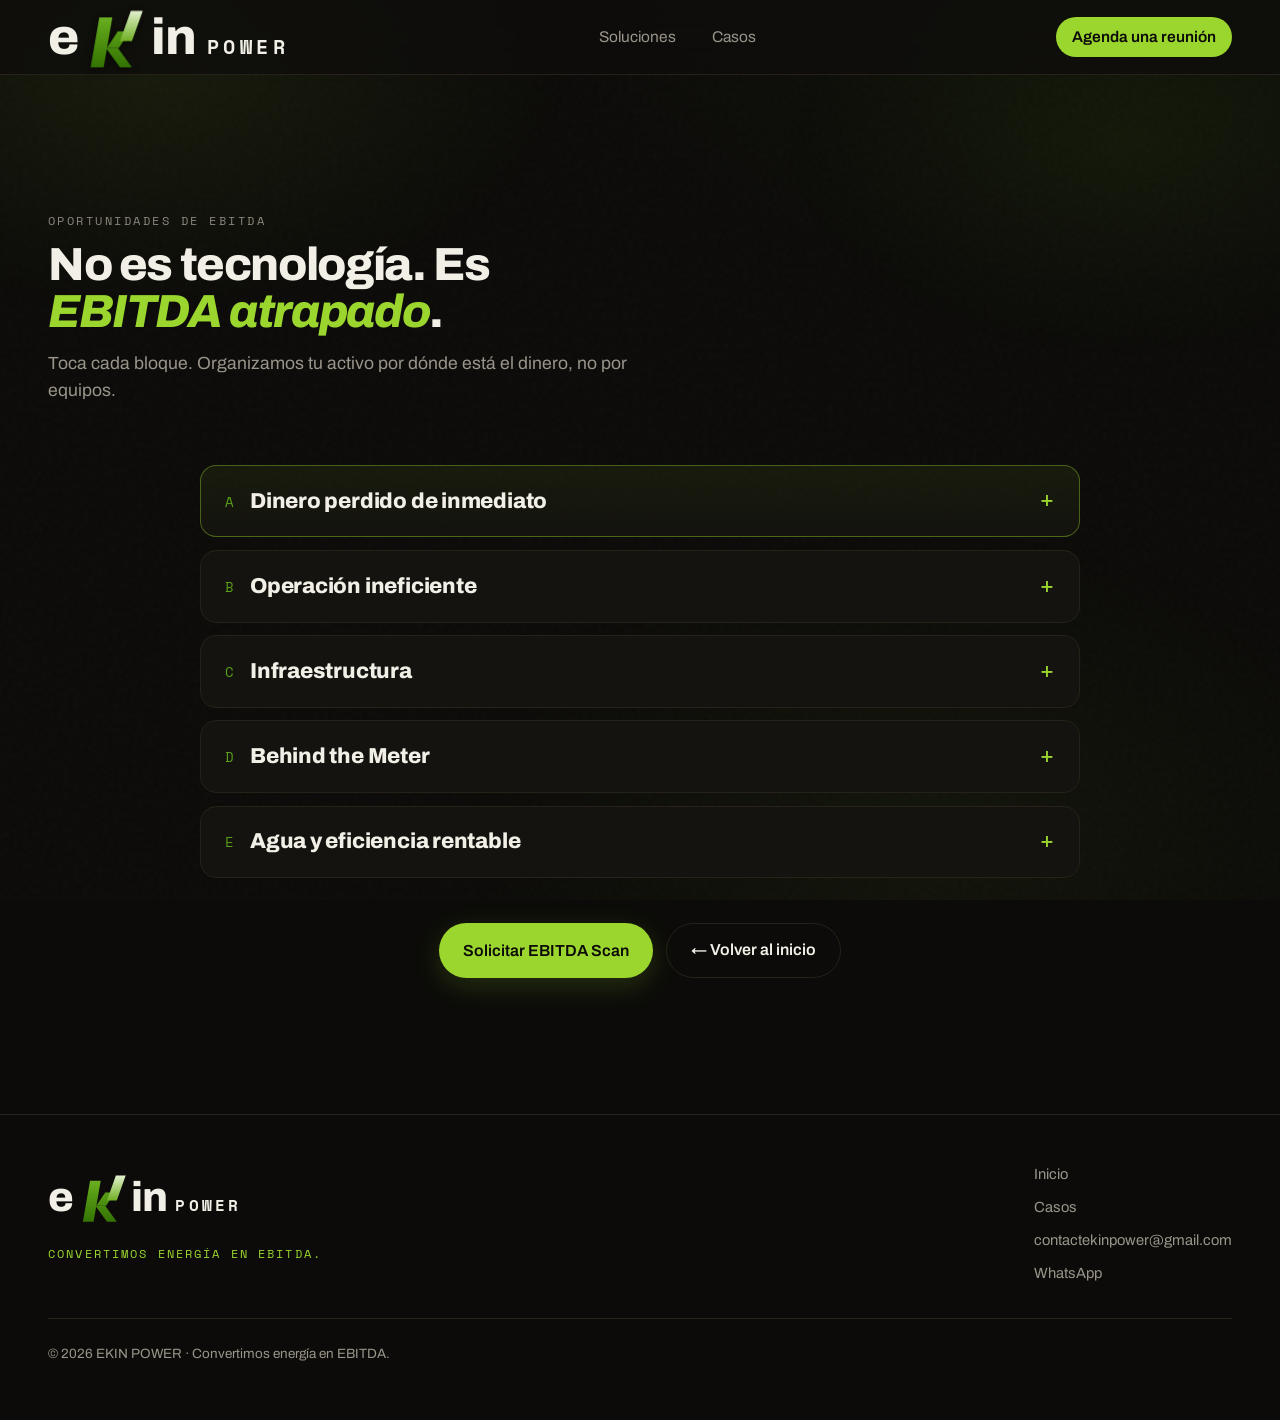
<file: oportunidades.html>
<!DOCTYPE html>
<html lang="es">
<head>
  <meta charset="UTF-8" />
  <meta name="viewport" content="width=device-width, initial-scale=1.0" />
  <title>Oportunidades de EBITDA · EKIN POWER</title>
  <meta name="description" content="No es tecnología, es EBITDA atrapado. Tarifas, demanda, HVAC, ACS, agua, lavandería, Behind the Meter y automatización: dónde está el dinero recuperable." />
  <link rel="icon" type="image/svg+xml" href="favicon.svg" />
  <link rel="preconnect" href="https://fonts.googleapis.com" />
  <link rel="preconnect" href="https://fonts.gstatic.com" crossorigin />
  <link href="https://fonts.googleapis.com/css2?family=Archivo:ital,wght@0,400;0,500;0,600;0,700;0,800;0,900;1,500;1,800&family=Space+Mono:wght@400;700&display=swap" rel="stylesheet" />
  <link rel="stylesheet" href="styles.css?v=12" />
</head>
<body>
  <div class="grain" aria-hidden="true"></div>
  <div class="aurora" aria-hidden="true"></div>
  <div class="scroll-progress" id="scrollProgress" aria-hidden="true"></div>

  <header class="nav on-dark" id="top">
    <a class="brand brand--nav" href="index.html" aria-label="EKIN POWER — inicio">
      <span class="logo-word">e<svg class="logo-k" viewBox="0 0 128 140" aria-hidden="true"><defs><linearGradient id="kgNavM" x1="0" y1="140" x2="0" y2="0" gradientUnits="userSpaceOnUse"><stop offset="0" stop-color="#2f6e00"/><stop offset=".55" stop-color="#5ba017"/><stop offset="1" stop-color="#86c93a"/></linearGradient><linearGradient id="kgNavT" x1="0" y1="84" x2="0" y2="20" gradientUnits="userSpaceOnUse"><stop offset="0" stop-color="#6fb023"/><stop offset="1" stop-color="#f3fae7"/></linearGradient></defs><polygon points="20,132 44,132 60,40 36,40" fill="url(#kgNavM)"/><polygon points="48,96 70,96 96,132 74,132" fill="url(#kgNavM)"/><polygon points="50,96 72,96 92,66 70,66" fill="url(#kgNavM)"/><polygon points="74,84 96,84 116,28 94,28" fill="url(#kgNavT)"/></svg>in</span><span class="logo-power">POWER</span>
    </a>
    <button class="nav-toggle" id="navToggle" aria-label="Abrir menú" aria-expanded="false"><span></span><span></span><span></span></button>
    <nav class="nav-links" id="navLinks">
      <a href="index.html#soluciones" class="nav-top">Soluciones</a>
      <a href="casos.html" class="nav-top">Casos</a>
      <div class="nav-drop" id="navDrop">
        <button type="button" class="nav-top nav-drop-btn" id="navDropBtn" aria-expanded="false" aria-haspopup="true">Explorar <i>▾</i></button>
        <div class="nav-menu" role="menu">
          <a href="inversion.html" role="menuitem">Behind the Meter</a>
          <a href="oportunidades.html" role="menuitem">Oportunidades</a>
          <a href="software.html" role="menuitem">EKIN OS</a>
          <a href="sectores.html" role="menuitem">Mapa de México</a>
          <a href="porque.html" role="menuitem">Por qué EKIN</a>
          <a href="noticias.html" role="menuitem">Newsletter</a>
        </div>
      </div>
      <a href="index.html#contacto" class="nav-cta">Agenda una reunión</a>
    </nav>
  </header>

  <main>
    <section class="section soluciones on-dark" id="oportunidades">
      <div class="section-head reveal">
        <p class="section-kicker">Oportunidades de EBITDA</p>
        <h2 class="section-title">No es tecnología. Es <em>EBITDA atrapado</em>.</h2>
        <p class="section-sub">Toca cada bloque. Organizamos tu activo por dónde está el dinero, no por equipos.</p>
      </div>

      <div class="sol-acc reveal" id="oppAcc">
        <article class="sol-item sol-item--hero" data-open="false">
          <button class="sol-head" type="button" aria-expanded="false"><span class="sol-n">A</span><span class="sol-t">Dinero perdido de inmediato</span><span class="sol-plus" aria-hidden="true">+</span></button>
          <div class="sol-body"><p>Lo que ya estás pagando de más, sin obra ni inversión.</p><ul class="sol-list"><li>Tarifa y potencia contratada mal ajustadas</li><li>Cargos por demanda máxima evitables</li><li>Penalizaciones por factor de potencia</li><li>Errores de facturación y condiciones de suministro</li></ul><p class="sol-foot">El dinero más rápido de recuperar.</p></div>
        </article>
        <article class="sol-item" data-open="false">
          <button class="sol-head" type="button" aria-expanded="false"><span class="sol-n">B</span><span class="sol-t">Operación ineficiente</span><span class="sol-plus" aria-hidden="true">+</span></button>
          <div class="sol-body"><p>Cómo operas hoy deja margen sobre la mesa.</p><ul class="sol-list"><li>HVAC fuera de su punto óptimo</li><li>ACS (agua caliente) sobredimensionada</li><li>Refrigeración y lavandería mal programadas</li><li>Horarios y setpoints que nadie revisa</li></ul></div>
        </article>
        <article class="sol-item" data-open="false">
          <button class="sol-head" type="button" aria-expanded="false"><span class="sol-n">C</span><span class="sol-t">Infraestructura</span><span class="sol-plus" aria-hidden="true">+</span></button>
          <div class="sol-body"><p>Equipos que se comen tu factura y tu CAPEX.</p><ul class="sol-list"><li>Chillers, calderas y bombas ineficientes</li><li>Motores sin variadores</li><li>Iluminación obsoleta</li></ul><p class="sol-foot">Inversiones con payback claro y medible.</p></div>
        </article>
        <article class="sol-item" data-open="false">
          <button class="sol-head" type="button" aria-expanded="false"><span class="sol-n">D</span><span class="sol-t">Behind the Meter</span><span class="sol-plus" aria-hidden="true">+</span></button>
          <div class="sol-body"><p>Generar y almacenar detrás del medidor, como activo.</p><ul class="sol-list"><li>Solar onsite y generación distribuida</li><li>BESS para peak shaving y respaldo</li><li>Microred y respuesta a demanda</li></ul><p class="sol-foot"><a href="inversion.html">Ver Behind the Meter →</a></p></div>
        </article>
        <article class="sol-item" data-open="false">
          <button class="sol-head" type="button" aria-expanded="false"><span class="sol-n">E</span><span class="sol-t">Agua y eficiencia rentable</span><span class="sol-plus" aria-hidden="true">+</span></button>
          <div class="sol-body"><p>El agua también cuesta energía — y dinero.</p><ul class="sol-list"><li>Fugas y reúso</li><li>Recuperación de calor</li><li>Calidad de energía y automatización</li></ul></div>
        </article>
      </div>

      <div class="porque-cta reveal">
        <a href="index.html#contacto" class="btn btn-primary">Solicitar EBITDA Scan</a>
        <a href="index.html" class="btn btn-ghost">← Volver al inicio</a>
      </div>
    </section>
  </main>

  <footer class="footer on-dark">
    <div class="footer-top">
      <div class="footer-brand-block">
        <span class="brand" aria-label="EKIN POWER">
          <span class="logo-word">e<svg class="logo-k" viewBox="0 0 128 140" aria-hidden="true"><defs><linearGradient id="kgFootM" x1="0" y1="140" x2="0" y2="0" gradientUnits="userSpaceOnUse"><stop offset="0" stop-color="#2f6e00"/><stop offset=".55" stop-color="#5ba017"/><stop offset="1" stop-color="#86c93a"/></linearGradient><linearGradient id="kgFootT" x1="0" y1="84" x2="0" y2="20" gradientUnits="userSpaceOnUse"><stop offset="0" stop-color="#6fb023"/><stop offset="1" stop-color="#f3fae7"/></linearGradient></defs><polygon points="20,132 44,132 60,40 36,40" fill="url(#kgFootM)"/><polygon points="48,96 70,96 96,132 74,132" fill="url(#kgFootM)"/><polygon points="50,96 72,96 92,66 70,66" fill="url(#kgFootM)"/><polygon points="74,84 96,84 116,28 94,28" fill="url(#kgFootT)"/></svg>in</span><span class="logo-power">POWER</span>
        </span>
        <p class="footer-tagline">Convertimos energía en EBITDA.</p>
      </div>
      <nav class="footer-links">
        <a href="index.html">Inicio</a>
        <a href="casos.html">Casos</a>
        <a href="mailto:contactekinpower@gmail.com">contactekinpower@gmail.com</a>
        <a href="https://wa.me/525643647693" target="_blank" rel="noopener">WhatsApp</a>
      </nav>
    </div>
    <p class="footer-note">© <span id="year"></span> EKIN POWER · Convertimos energía en EBITDA.</p>
  </footer>

  <script src="script.js?v=12" defer></script>
</body>
</html>
</file>
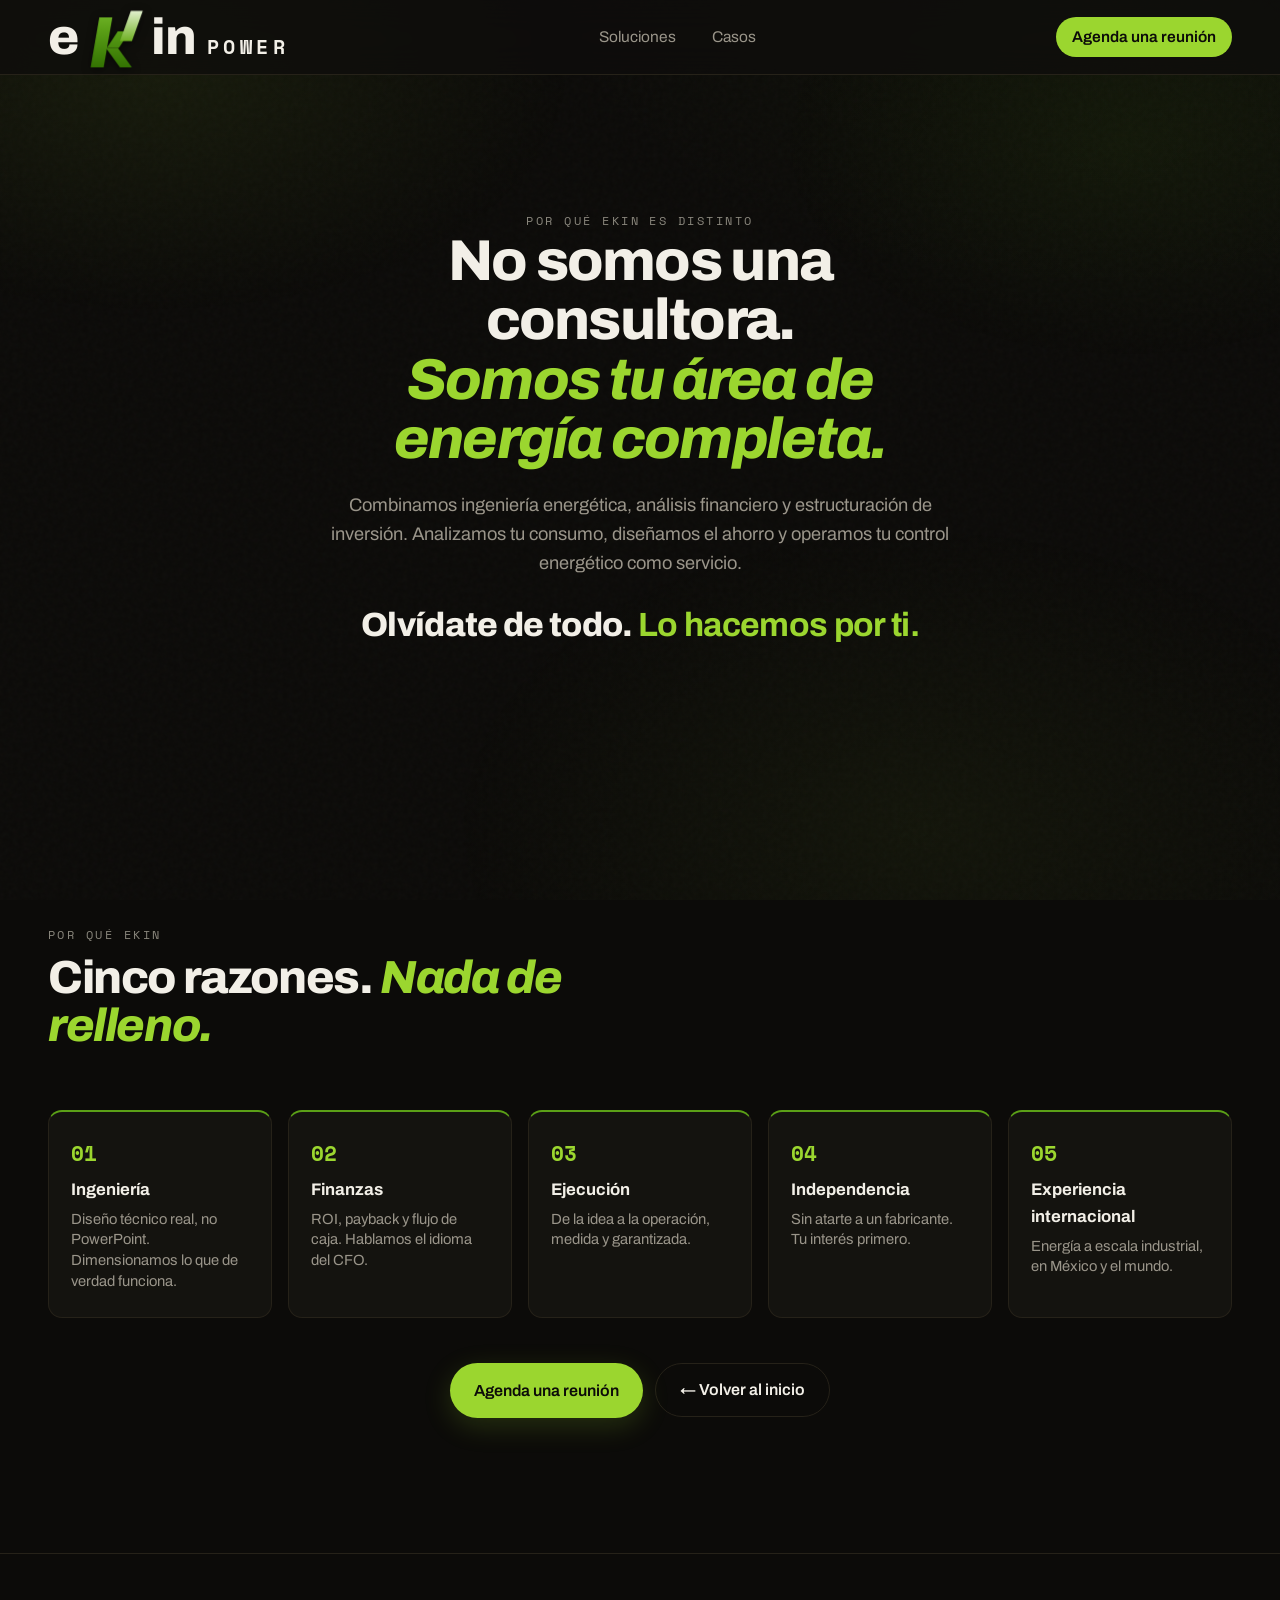
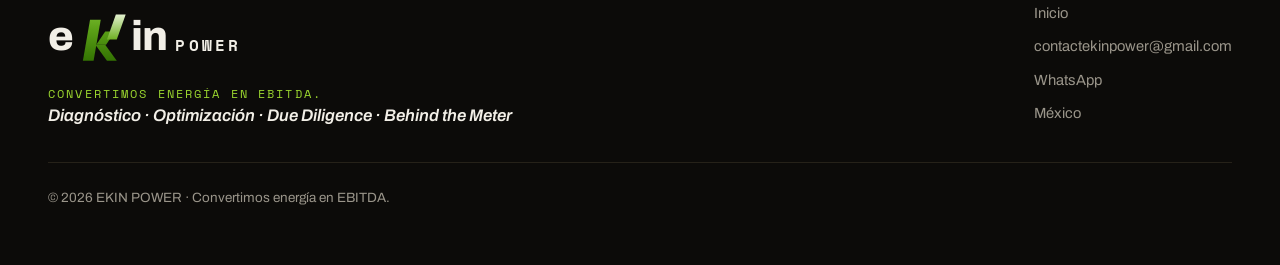
<file: porque.html>
<!DOCTYPE html>
<html lang="es">
<head>
  <meta charset="UTF-8" />
  <meta name="viewport" content="width=device-width, initial-scale=1.0" />
  <title>Por qué EKIN · EKIN POWER</title>
  <meta name="description" content="Por qué EKIN POWER: ingeniería, finanzas, ejecución, independencia y experiencia internacional. La firma que convierte la energía en ventaja competitiva." />
  <link rel="icon" type="image/svg+xml" href="favicon.svg" />
  <link rel="canonical" href="https://www.ekinpower.com/porque.html" />
  <link rel="preconnect" href="https://fonts.googleapis.com" />
  <link rel="preconnect" href="https://fonts.gstatic.com" crossorigin />
  <link href="https://fonts.googleapis.com/css2?family=Archivo:ital,wght@0,400;0,500;0,600;0,700;0,800;0,900;1,500;1,800&family=Space+Mono:wght@400;700&display=swap" rel="stylesheet" />
  <link rel="stylesheet" href="styles.css?v=12" />
</head>
<body>

  <div class="grain" aria-hidden="true"></div>
  <div class="aurora" aria-hidden="true"></div>
  <div class="scroll-progress" id="scrollProgress" aria-hidden="true"></div>

  <header class="nav on-dark" id="top">
    <a class="brand brand--nav" href="index.html" aria-label="EKIN POWER — inicio">
      <span class="logo-word">e<svg class="logo-k" viewBox="0 0 128 140" aria-hidden="true"><defs><linearGradient id="kgNavM" x1="0" y1="140" x2="0" y2="0" gradientUnits="userSpaceOnUse"><stop offset="0" stop-color="#2f6e00"/><stop offset=".55" stop-color="#5ba017"/><stop offset="1" stop-color="#86c93a"/></linearGradient><linearGradient id="kgNavT" x1="0" y1="84" x2="0" y2="20" gradientUnits="userSpaceOnUse"><stop offset="0" stop-color="#6fb023"/><stop offset="1" stop-color="#f3fae7"/></linearGradient></defs><polygon points="20,132 44,132 60,40 36,40" fill="url(#kgNavM)"/><polygon points="48,96 70,96 96,132 74,132" fill="url(#kgNavM)"/><polygon points="50,96 72,96 92,66 70,66" fill="url(#kgNavM)"/><polygon points="74,84 96,84 116,28 94,28" fill="url(#kgNavT)"/></svg>in</span><span class="logo-power">POWER</span>
    </a>
    <button class="nav-toggle" id="navToggle" aria-label="Abrir menú" aria-expanded="false">
      <span></span><span></span><span></span>
    </button>
    <nav class="nav-links" id="navLinks">
      <a href="index.html#soluciones" class="nav-top">Soluciones</a>
      <a href="casos.html" class="nav-top">Casos</a>
      <div class="nav-drop" id="navDrop">
        <button type="button" class="nav-top nav-drop-btn" id="navDropBtn" aria-expanded="false" aria-haspopup="true">Explorar <i>▾</i></button>
        <div class="nav-menu" role="menu">
          <a href="inversion.html" role="menuitem">Behind the Meter</a>
          <a href="oportunidades.html" role="menuitem">Oportunidades</a>
          <a href="software.html" role="menuitem">EKIN OS</a>
          <a href="sectores.html" role="menuitem">Mapa de México</a>
          <a href="porque.html" role="menuitem">Por qué EKIN</a>
          <a href="noticias.html" role="menuitem">Newsletter</a>
        </div>
      </div>
      <a href="index.html#contacto" class="nav-cta">Agenda una reunión</a>
    </nav>
  </header>

  <main>
    <section class="section valor on-dark" id="quienes">
      <div class="valor-inner reveal">
        <p class="section-kicker">Por qué EKIN es distinto</p>
        <h2 class="valor-title">No somos una consultora.<br><em>Somos tu área de energía completa.</em></h2>
        <p class="valor-lead">Combinamos ingeniería energética, análisis financiero y estructuración de inversión. Analizamos tu consumo, diseñamos el ahorro y operamos tu control energético como servicio.</p>
        <p class="valor-punch">Olvídate de todo. <strong>Lo hacemos por ti.</strong></p>
      </div>
    </section>

    <section class="section porque-page on-dark" id="porque">
      <div class="section-head reveal">
        <p class="section-kicker">Por qué EKIN</p>
        <h2 class="section-title">Cinco razones. <em>Nada de relleno.</em></h2>
      </div>
      <div class="why-grid">
        <div class="why reveal" style="--d:1"><span class="why-n">01</span><h3>Ingeniería</h3><p>Diseño técnico real, no PowerPoint. Dimensionamos lo que de verdad funciona.</p></div>
        <div class="why reveal" style="--d:2"><span class="why-n">02</span><h3>Finanzas</h3><p>ROI, payback y flujo de caja. Hablamos el idioma del CFO.</p></div>
        <div class="why reveal" style="--d:3"><span class="why-n">03</span><h3>Ejecución</h3><p>De la idea a la operación, medida y garantizada.</p></div>
        <div class="why reveal" style="--d:4"><span class="why-n">04</span><h3>Independencia</h3><p>Sin atarte a un fabricante. Tu interés primero.</p></div>
        <div class="why reveal" style="--d:5"><span class="why-n">05</span><h3>Experiencia internacional</h3><p>Energía a escala industrial, en México y el mundo.</p></div>
      </div>

      <div class="porque-cta reveal">
        <a href="index.html#contacto" class="btn btn-primary">Agenda una reunión</a>
        <a href="index.html" class="btn btn-ghost">← Volver al inicio</a>
      </div>
    </section>
  </main>

  <footer class="footer on-dark">
    <div class="footer-top">
      <div class="footer-brand-block">
        <span class="brand" aria-label="EKIN POWER">
          <span class="logo-word">e<svg class="logo-k" viewBox="0 0 128 140" aria-hidden="true"><defs><linearGradient id="kgFootM" x1="0" y1="140" x2="0" y2="0" gradientUnits="userSpaceOnUse"><stop offset="0" stop-color="#2f6e00"/><stop offset=".55" stop-color="#5ba017"/><stop offset="1" stop-color="#86c93a"/></linearGradient><linearGradient id="kgFootT" x1="0" y1="84" x2="0" y2="20" gradientUnits="userSpaceOnUse"><stop offset="0" stop-color="#6fb023"/><stop offset="1" stop-color="#f3fae7"/></linearGradient></defs><polygon points="20,132 44,132 60,40 36,40" fill="url(#kgFootM)"/><polygon points="48,96 70,96 96,132 74,132" fill="url(#kgFootM)"/><polygon points="50,96 72,96 92,66 70,66" fill="url(#kgFootM)"/><polygon points="74,84 96,84 116,28 94,28" fill="url(#kgFootT)"/></svg>in</span><span class="logo-power">POWER</span>
        </span>
        <p class="footer-tagline">Convertimos energía en EBITDA.</p>
        <p class="footer-slogan">Diagnóstico · Optimización · Due Diligence · Behind the Meter</p>
      </div>
      <nav class="footer-links">
        <a href="index.html">Inicio</a>
        <a href="mailto:contactekinpower@gmail.com">contactekinpower@gmail.com</a>
        <a href="https://wa.me/525643647693" target="_blank" rel="noopener">WhatsApp</a>
        <span class="footer-loc">México</span>
      </nav>
    </div>
    <p class="footer-note">© <span id="year"></span> EKIN POWER · Convertimos energía en EBITDA.</p>
  </footer>

  <script src="script.js?v=12" defer></script>
</body>
</html>
</file>
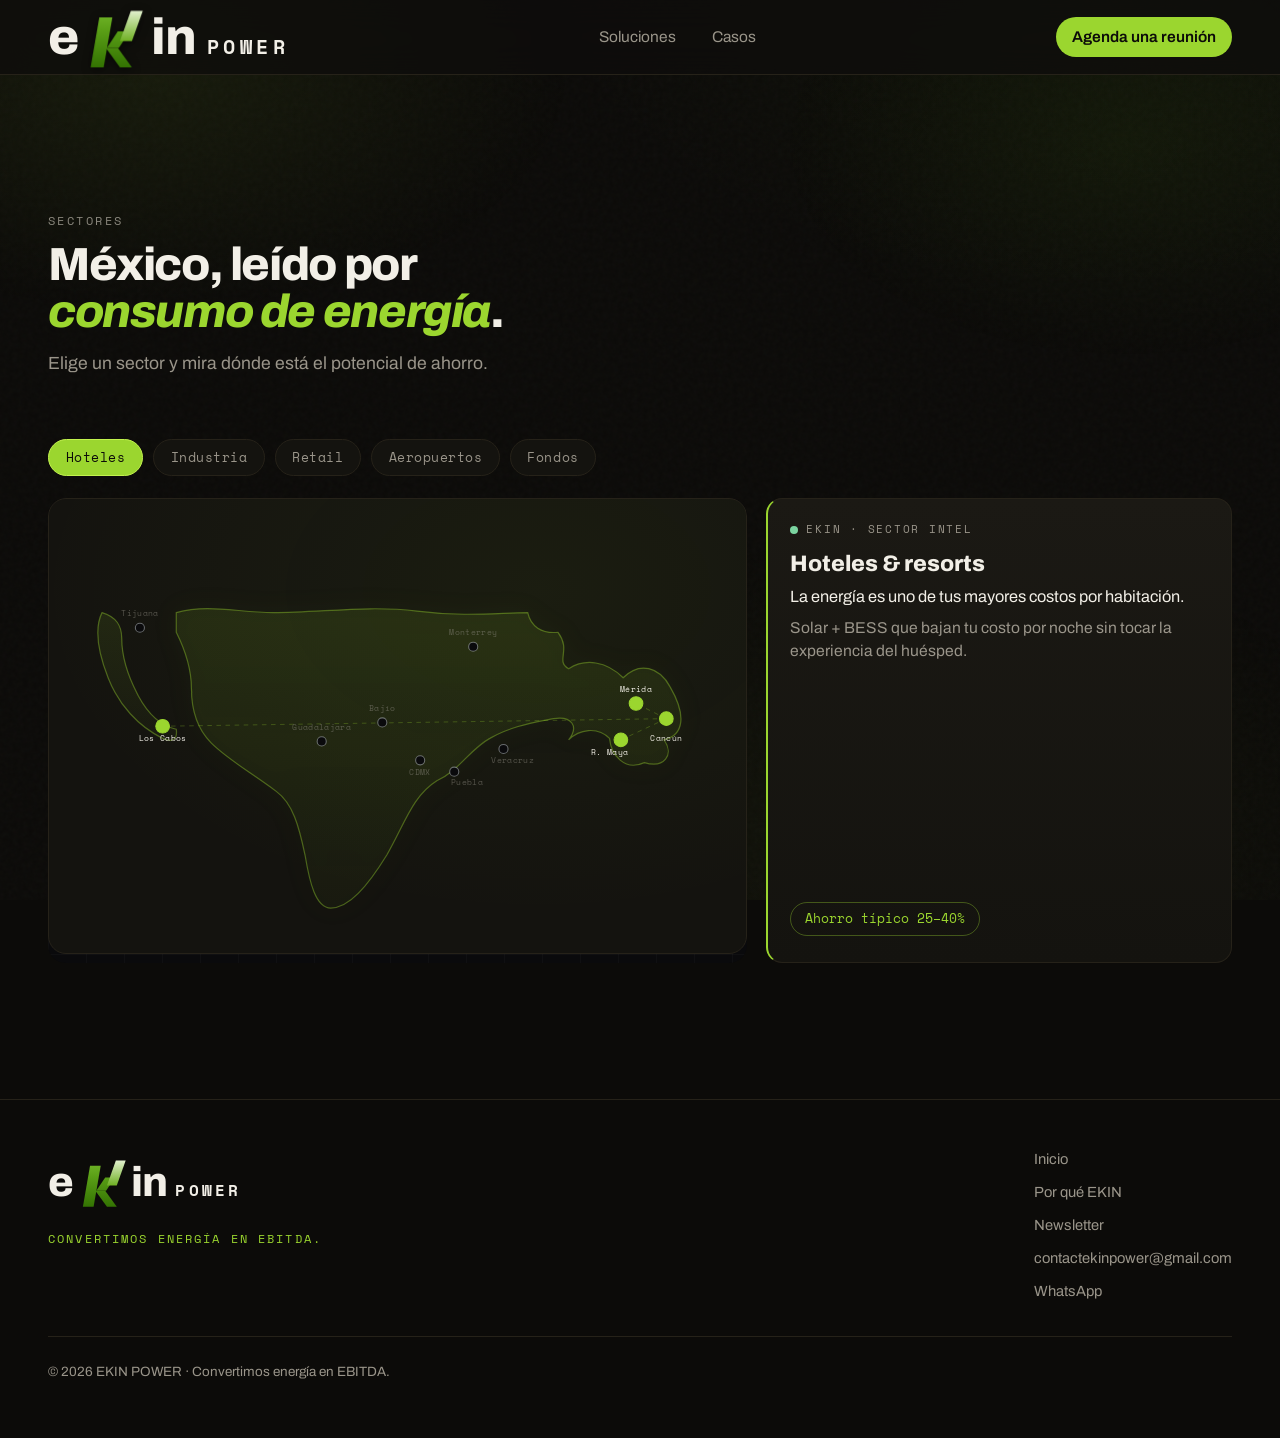
<file: sectores.html>
<!DOCTYPE html>
<html lang="es">
<head>
  <meta charset="UTF-8" />
  <meta name="viewport" content="width=device-width, initial-scale=1.0" />
  <title>Mapa de México · EKIN POWER</title>
  <meta name="description" content="México leído por consumo de energía. Elige tu sector y mira el potencial de ahorro: hoteles, industria, retail, aeropuertos, fondos." />
  <link rel="icon" type="image/svg+xml" href="favicon.svg" />
  <link rel="preconnect" href="https://fonts.googleapis.com" />
  <link rel="preconnect" href="https://fonts.gstatic.com" crossorigin />
  <link href="https://fonts.googleapis.com/css2?family=Archivo:ital,wght@0,400;0,500;0,600;0,700;0,800;0,900;1,500;1,800&family=Space+Mono:wght@400;700&display=swap" rel="stylesheet" />
  <link rel="stylesheet" href="styles.css?v=12" />
</head>
<body>
  <div class="grain" aria-hidden="true"></div>
  <div class="aurora" aria-hidden="true"></div>
  <div class="scroll-progress" id="scrollProgress" aria-hidden="true"></div>

  <header class="nav on-dark" id="top">
    <a class="brand brand--nav" href="index.html" aria-label="EKIN POWER — inicio">
      <span class="logo-word">e<svg class="logo-k" viewBox="0 0 128 140" aria-hidden="true"><defs><linearGradient id="kgNavM" x1="0" y1="140" x2="0" y2="0" gradientUnits="userSpaceOnUse"><stop offset="0" stop-color="#2f6e00"/><stop offset=".55" stop-color="#5ba017"/><stop offset="1" stop-color="#86c93a"/></linearGradient><linearGradient id="kgNavT" x1="0" y1="84" x2="0" y2="20" gradientUnits="userSpaceOnUse"><stop offset="0" stop-color="#6fb023"/><stop offset="1" stop-color="#f3fae7"/></linearGradient></defs><polygon points="20,132 44,132 60,40 36,40" fill="url(#kgNavM)"/><polygon points="48,96 70,96 96,132 74,132" fill="url(#kgNavM)"/><polygon points="50,96 72,96 92,66 70,66" fill="url(#kgNavM)"/><polygon points="74,84 96,84 116,28 94,28" fill="url(#kgNavT)"/></svg>in</span><span class="logo-power">POWER</span>
    </a>
    <button class="nav-toggle" id="navToggle" aria-label="Abrir menú" aria-expanded="false"><span></span><span></span><span></span></button>
    <nav class="nav-links" id="navLinks">
      <a href="index.html#soluciones" class="nav-top">Soluciones</a>
      <a href="casos.html" class="nav-top">Casos</a>
      <div class="nav-drop" id="navDrop">
        <button type="button" class="nav-top nav-drop-btn" id="navDropBtn" aria-expanded="false" aria-haspopup="true">Explorar <i>▾</i></button>
        <div class="nav-menu" role="menu">
          <a href="inversion.html" role="menuitem">Behind the Meter</a>
          <a href="oportunidades.html" role="menuitem">Oportunidades</a>
          <a href="software.html" role="menuitem">EKIN OS</a>
          <a href="sectores.html" role="menuitem">Mapa de México</a>
          <a href="porque.html" role="menuitem">Por qué EKIN</a>
          <a href="noticias.html" role="menuitem">Newsletter</a>
        </div>
      </div>
      <a href="index.html#contacto" class="nav-cta">Agenda una reunión</a>
    </nav>
  </header>

  <main>
    <section class="section sectores on-dark" id="sectores">
      <div class="section-head reveal">
        <p class="section-kicker">Sectores</p>
        <h2 class="section-title">México, leído por <em>consumo de energía</em>.</h2>
        <p class="section-sub">Elige un sector y mira dónde está el potencial de ahorro.</p>
      </div>

      <div class="mapwrap reveal" id="mapwrap">
        <div class="map-tabs" id="mapTabs" role="tablist" aria-label="Sectores">
          <button type="button" class="map-chip is-active" role="tab" data-nodes="cun cabo mer pto" data-title="Hoteles &amp; resorts" data-pain="La energía es uno de tus mayores costos por habitación." data-ekin="Solar + BESS que bajan tu costo por noche sin tocar la experiencia del huésped." data-metric="Ahorro típico 25–40%">Hoteles</button>
          <button type="button" class="map-chip" role="tab" data-nodes="mty gdl cdmx baj" data-title="Industria &amp; manufactura" data-pain="Cada kWh entra directo en el costo de tu producto." data-ekin="Eficiencia + generación propia para proteger tu margen." data-metric="Ahorro típico 20–35%">Industria</button>
          <button type="button" class="map-chip" role="tab" data-nodes="cdmx gdl mty ver pue" data-title="Retail &amp; supermercados" data-pain="Tu refrigeración no para nunca; tu factura tampoco." data-ekin="Gestión de demanda + solar para tu carga 24/7 multi-sede." data-metric="Ahorro típico 20–30%">Retail</button>
          <button type="button" class="map-chip" role="tab" data-nodes="cdmx cun gdl mty tij" data-title="Aeropuertos &amp; crítico" data-pain="No puedes permitirte un corte de energía." data-ekin="Resiliencia con baterías y respaldo, sin sobrecostos." data-metric="Continuidad 24/7">Aeropuertos</button>
          <button type="button" class="map-chip" role="tab" data-nodes="cdmx mty baj" data-title="Fondos e inversionistas" data-pain="Necesitas saber el riesgo antes de poner el capital." data-ekin="Due diligence energética independiente sobre el activo." data-metric="Decisiones con datos">Fondos</button>
        </div>

        <div class="map-stage">
          <div class="map-svg-wrap" id="mapTilt">
            <svg class="map-svg" id="mxMap" viewBox="0 0 920 600" role="img" aria-label="Mapa de operaciones EKIN POWER en México">
              <defs>
                <radialGradient id="mxGlow" cx="50%" cy="45%" r="60%">
                  <stop offset="0" stop-color="rgba(155,214,47,.12)"/>
                  <stop offset="100%" stop-color="rgba(155,214,47,0)"/>
                </radialGradient>
                <linearGradient id="mxFill" x1="0" y1="0" x2="0" y2="1">
                  <stop offset="0" stop-color="rgba(155,214,47,.10)"/>
                  <stop offset="1" stop-color="rgba(155,214,47,.03)"/>
                </linearGradient>
              </defs>
              <rect x="0" y="0" width="920" height="600" fill="url(#mxGlow)"/>
              <!-- Silueta de México (estilizada): Baja + cuerpo continental + Yucatán -->
              <path class="mx-baja" d="M70,150 C60,170 64,200 78,236 C92,272 118,300 150,316 C162,322 170,318 168,304 C150,300 132,286 118,260 C104,234 96,206 96,184 C96,168 90,156 70,150 Z"/>
              <path class="mx-silhouette" d="M168,150
                C210,138 250,150 296,150 C360,150 420,140 486,148 C548,156 596,150 632,150
                C636,168 650,178 672,176 C690,200 668,214 686,224
                C708,210 736,214 758,236 C780,214 806,222 820,248
                C842,286 838,312 812,318 C826,338 812,356 786,348
                C760,360 742,338 740,316 C724,300 700,304 686,318
                C700,300 690,286 666,290 C636,296 610,300 582,316
                C556,330 540,360 512,372 C480,392 470,428 446,470
                C420,512 396,540 372,540 C352,540 344,506 338,470
                C330,432 322,402 300,386 C268,362 236,344 214,322
                C196,304 188,278 188,250 C188,222 178,196 168,176 Z"/>
              <g class="map-lines" id="mapLines"></g>
              <g class="mnode" id="n-tij"><circle cx="120" cy="170" r="6"/><text x="120" y="155">Tijuana</text></g>
              <g class="mnode" id="n-cabo"><circle cx="150" cy="300" r="6"/><text x="150" y="320">Los Cabos</text></g>
              <g class="mnode" id="n-mty"><circle cx="560" cy="195" r="6"/><text x="560" y="180">Monterrey</text></g>
              <g class="mnode" id="n-gdl"><circle cx="360" cy="320" r="6"/><text x="360" y="305">Guadalajara</text></g>
              <g class="mnode" id="n-baj"><circle cx="440" cy="295" r="6"/><text x="440" y="280">Bajío</text></g>
              <g class="mnode" id="n-cdmx"><circle cx="490" cy="345" r="6"/><text x="490" y="365">CDMX</text></g>
              <g class="mnode" id="n-pue"><circle cx="535" cy="360" r="6"/><text x="552" y="378">Puebla</text></g>
              <g class="mnode" id="n-ver"><circle cx="600" cy="330" r="6"/><text x="612" y="348">Veracruz</text></g>
              <g class="mnode" id="n-mer"><circle cx="775" cy="270" r="6"/><text x="775" y="255">Mérida</text></g>
              <g class="mnode" id="n-cun"><circle cx="815" cy="290" r="6"/><text x="815" y="320">Cancún</text></g>
              <g class="mnode" id="n-pto"><circle cx="755" cy="318" r="6"/><text x="740" y="338">R. Maya</text></g>
            </svg>
          </div>

          <div class="map-readout" id="mapReadout">
            <div class="mr-bar"><span class="term-dot"></span><span>EKIN · SECTOR INTEL</span></div>
            <h3 class="mr-title" id="mrTitle">Hoteles &amp; resorts</h3>
            <p class="mr-pain" id="mrPain">La energía es uno de tus mayores costos por habitación.</p>
            <p class="mr-ekin" id="mrEkin">Solar + BESS que bajan tu costo por noche sin tocar la experiencia del huésped.</p>
            <span class="mr-metric" id="mrMetric">Ahorro típico 25–40%</span>
          </div>
        </div>
      </div>
    </section>
  </main>

  <footer class="footer on-dark">
    <div class="footer-top">
      <div class="footer-brand-block">
        <span class="brand" aria-label="EKIN POWER">
          <span class="logo-word">e<svg class="logo-k" viewBox="0 0 128 140" aria-hidden="true"><defs><linearGradient id="kgFootM" x1="0" y1="140" x2="0" y2="0" gradientUnits="userSpaceOnUse"><stop offset="0" stop-color="#2f6e00"/><stop offset=".55" stop-color="#5ba017"/><stop offset="1" stop-color="#86c93a"/></linearGradient><linearGradient id="kgFootT" x1="0" y1="84" x2="0" y2="20" gradientUnits="userSpaceOnUse"><stop offset="0" stop-color="#6fb023"/><stop offset="1" stop-color="#f3fae7"/></linearGradient></defs><polygon points="20,132 44,132 60,40 36,40" fill="url(#kgFootM)"/><polygon points="48,96 70,96 96,132 74,132" fill="url(#kgFootM)"/><polygon points="50,96 72,96 92,66 70,66" fill="url(#kgFootM)"/><polygon points="74,84 96,84 116,28 94,28" fill="url(#kgFootT)"/></svg>in</span><span class="logo-power">POWER</span>
        </span>
        <p class="footer-tagline">Convertimos energía en EBITDA.</p>
      </div>
      <nav class="footer-links">
        <a href="index.html">Inicio</a>
        <a href="porque.html">Por qué EKIN</a>
        <a href="noticias.html">Newsletter</a>
        <a href="mailto:contactekinpower@gmail.com">contactekinpower@gmail.com</a>
        <a href="https://wa.me/525643647693" target="_blank" rel="noopener">WhatsApp</a>
      </nav>
    </div>
    <p class="footer-note">© <span id="year"></span> EKIN POWER · Convertimos energía en EBITDA.</p>
  </footer>

  <script src="script.js?v=12" defer></script>
</body>
</html>
</file>
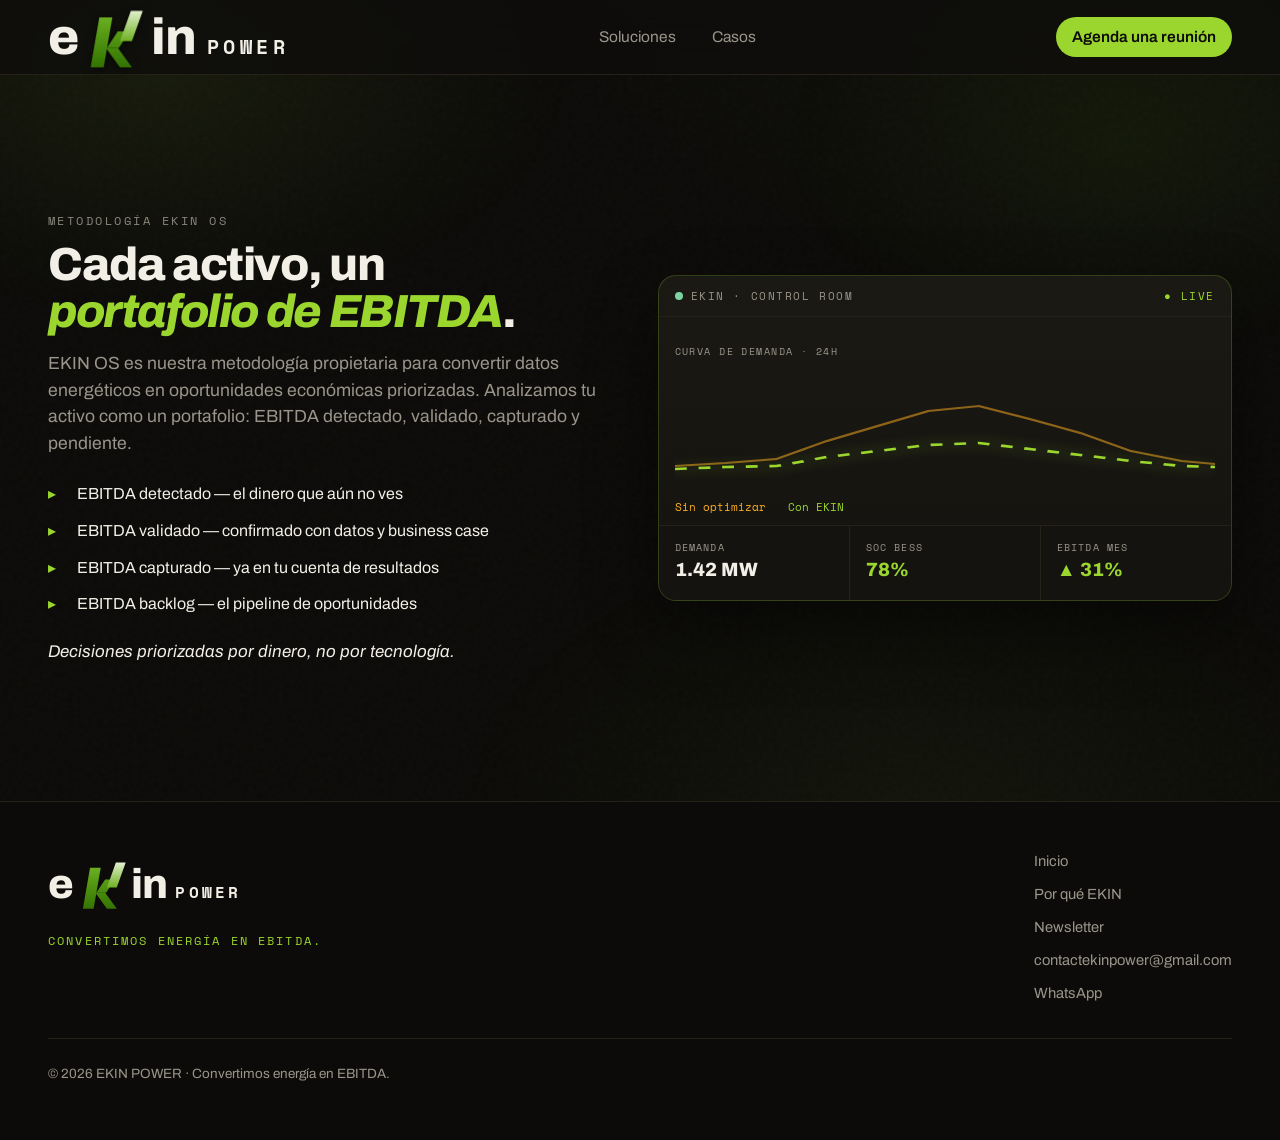
<file: software.html>
<!DOCTYPE html>
<html lang="es">
<head>
  <meta charset="UTF-8" />
  <meta name="viewport" content="width=device-width, initial-scale=1.0" />
  <title>EKIN OS · EKIN POWER</title>
  <meta name="description" content="Método propio automatizado: diagnóstico, monitoreo, control y diseño de BESS en una sola plataforma. Más rápido, mayor calidad, traje a medida. Somos el futuro." />
  <link rel="icon" type="image/svg+xml" href="favicon.svg" />
  <link rel="preconnect" href="https://fonts.googleapis.com" />
  <link rel="preconnect" href="https://fonts.gstatic.com" crossorigin />
  <link href="https://fonts.googleapis.com/css2?family=Archivo:ital,wght@0,400;0,500;0,600;0,700;0,800;0,900;1,500;1,800&family=Space+Mono:wght@400;700&display=swap" rel="stylesheet" />
  <link rel="stylesheet" href="styles.css?v=12" />
</head>
<body>
  <div class="grain" aria-hidden="true"></div>
  <div class="aurora" aria-hidden="true"></div>
  <div class="scroll-progress" id="scrollProgress" aria-hidden="true"></div>

  <header class="nav on-dark" id="top">
    <a class="brand brand--nav" href="index.html" aria-label="EKIN POWER — inicio">
      <span class="logo-word">e<svg class="logo-k" viewBox="0 0 128 140" aria-hidden="true"><defs><linearGradient id="kgNavM" x1="0" y1="140" x2="0" y2="0" gradientUnits="userSpaceOnUse"><stop offset="0" stop-color="#2f6e00"/><stop offset=".55" stop-color="#5ba017"/><stop offset="1" stop-color="#86c93a"/></linearGradient><linearGradient id="kgNavT" x1="0" y1="84" x2="0" y2="20" gradientUnits="userSpaceOnUse"><stop offset="0" stop-color="#6fb023"/><stop offset="1" stop-color="#f3fae7"/></linearGradient></defs><polygon points="20,132 44,132 60,40 36,40" fill="url(#kgNavM)"/><polygon points="48,96 70,96 96,132 74,132" fill="url(#kgNavM)"/><polygon points="50,96 72,96 92,66 70,66" fill="url(#kgNavM)"/><polygon points="74,84 96,84 116,28 94,28" fill="url(#kgNavT)"/></svg>in</span><span class="logo-power">POWER</span>
    </a>
    <button class="nav-toggle" id="navToggle" aria-label="Abrir menú" aria-expanded="false"><span></span><span></span><span></span></button>
    <nav class="nav-links" id="navLinks">
      <a href="index.html#soluciones" class="nav-top">Soluciones</a>
      <a href="casos.html" class="nav-top">Casos</a>
      <div class="nav-drop" id="navDrop">
        <button type="button" class="nav-top nav-drop-btn" id="navDropBtn" aria-expanded="false" aria-haspopup="true">Explorar <i>▾</i></button>
        <div class="nav-menu" role="menu">
          <a href="inversion.html" role="menuitem">Behind the Meter</a>
          <a href="oportunidades.html" role="menuitem">Oportunidades</a>
          <a href="software.html" role="menuitem">EKIN OS</a>
          <a href="sectores.html" role="menuitem">Mapa de México</a>
          <a href="porque.html" role="menuitem">Por qué EKIN</a>
          <a href="noticias.html" role="menuitem">Newsletter</a>
        </div>
      </div>
      <a href="index.html#contacto" class="nav-cta">Agenda una reunión</a>
    </nav>
  </header>

  <main>
    <section class="section software on-dark" id="software">
      <div class="software-grid">
        <div class="software-copy reveal">
          <p class="section-kicker">Metodología EKIN OS</p>
          <h2 class="section-title">Cada activo, un <br><em>portafolio de EBITDA</em>.</h2>
          <p class="section-sub">EKIN OS es nuestra metodología propietaria para convertir datos energéticos en oportunidades económicas priorizadas. Analizamos tu activo como un portafolio: EBITDA detectado, validado, capturado y pendiente.</p>
          <ul class="software-list">
            <li>EBITDA detectado — el dinero que aún no ves</li>
            <li>EBITDA validado — confirmado con datos y business case</li>
            <li>EBITDA capturado — ya en tu cuenta de resultados</li>
            <li>EBITDA backlog — el pipeline de oportunidades</li>
          </ul>
          <p class="software-edge">Decisiones priorizadas por dinero, no por tecnología.</p>
        </div>
        <div class="platform reveal">
          <div class="platform-bar"><span class="term-dot"></span><span>EKIN · CONTROL ROOM</span><span class="platform-live">● LIVE</span></div>
          <div class="platform-curve">
            <span class="pc-label">CURVA DE DEMANDA · 24H</span>
            <svg viewBox="0 0 320 120" preserveAspectRatio="none" aria-hidden="true">
              <polyline class="pc-base" points="0,95 30,92 60,88 90,70 120,55 150,40 180,35 210,48 240,62 270,80 300,90 320,93"/>
              <polyline class="pc-opt" points="0,98 30,96 60,95 90,86 120,80 150,74 180,72 210,78 240,84 270,90 300,95 320,96"/>
            </svg>
            <div class="pc-legend"><span class="pc-l1">Sin optimizar</span><span class="pc-l2">Con EKIN</span></div>
          </div>
          <div class="platform-tiles">
            <div class="pt"><span class="pt-k">DEMANDA</span><span class="pt-v">1.42 MW</span></div>
            <div class="pt"><span class="pt-k">SOC BESS</span><span class="pt-v green">78%</span></div>
            <div class="pt"><span class="pt-k">EBITDA MES</span><span class="pt-v green">▲ 31%</span></div>
          </div>
        </div>
      </div>
    </section>
  </main>

  <footer class="footer on-dark">
    <div class="footer-top">
      <div class="footer-brand-block">
        <span class="brand" aria-label="EKIN POWER">
          <span class="logo-word">e<svg class="logo-k" viewBox="0 0 128 140" aria-hidden="true"><defs><linearGradient id="kgFootM" x1="0" y1="140" x2="0" y2="0" gradientUnits="userSpaceOnUse"><stop offset="0" stop-color="#2f6e00"/><stop offset=".55" stop-color="#5ba017"/><stop offset="1" stop-color="#86c93a"/></linearGradient><linearGradient id="kgFootT" x1="0" y1="84" x2="0" y2="20" gradientUnits="userSpaceOnUse"><stop offset="0" stop-color="#6fb023"/><stop offset="1" stop-color="#f3fae7"/></linearGradient></defs><polygon points="20,132 44,132 60,40 36,40" fill="url(#kgFootM)"/><polygon points="48,96 70,96 96,132 74,132" fill="url(#kgFootM)"/><polygon points="50,96 72,96 92,66 70,66" fill="url(#kgFootM)"/><polygon points="74,84 96,84 116,28 94,28" fill="url(#kgFootT)"/></svg>in</span><span class="logo-power">POWER</span>
        </span>
        <p class="footer-tagline">Convertimos energía en EBITDA.</p>
      </div>
      <nav class="footer-links">
        <a href="index.html">Inicio</a>
        <a href="porque.html">Por qué EKIN</a>
        <a href="noticias.html">Newsletter</a>
        <a href="mailto:contactekinpower@gmail.com">contactekinpower@gmail.com</a>
        <a href="https://wa.me/525643647693" target="_blank" rel="noopener">WhatsApp</a>
      </nav>
    </div>
    <p class="footer-note">© <span id="year"></span> EKIN POWER · Convertimos energía en EBITDA.</p>
  </footer>

  <script src="script.js?v=12" defer></script>
</body>
</html>
</file>
<file: styles.css>
/* ============================================================
   EKIN POWER — Hoja de estilos
   ------------------------------------------------------------
   Paleta y tipografías oficiales del Brand Book (Edición 01):
   Carbón #1B1A17 · Hueso #F4F1E9 · Lima #C2F24E (degradado).
   Tipografías: Archivo (titulares/cuerpo) + Space Mono (datos).
   ============================================================ */

:root {
  /* --- TEMA OSCURO CONTINUO · Energy Intelligence Firm --- */
  --bg:        #0c0b09;   /* negro carbón profundo */
  --bg-soft:   #0c0b0900; /* transparente para capas */
  --surface:   #14130f;   /* grafito (tarjetas) */
  --surface-2: #1b1914;   /* gris petróleo (bandas alternas) */
  --text:      #f2efe7;   /* blanco roto */
  --muted:     #9a958a;   /* gris claro */
  --line:      #262219;   /* bordes finos */

  --volt:        #9bd62f; /* verde EKIN (acento principal) */
  --volt-deep:   #5ba017;
  --volt-bright: #c2f24e; /* verde brillo */
  --volt-grad-0: #3f7a00; /* degradado de la k */
  --volt-grad-1: #c2f24e;
  --signal:      #9bd62f;

  --btn-bg: #9bd62f;      /* botón primario: verde EKIN */
  --btn-fg: #0c0b09;

  /* Acentos técnicos (verde de datos · ámbar solo para alertas) */
  --blue:  #7bd4a0;       /* verde-data (KPIs, terminal) */
  --amber: #ffb020;       /* ámbar — solo alertas */
  --steel: #8a877d;       /* gris acero */
  --carbon: #0c0b09;      /* negro carbono */

  /* --- Tipografías --- */
  --font-display: "Archivo", sans-serif;
  --font-body:    "Archivo", sans-serif;
  --font-serif:   "Archivo", sans-serif;
  --font-mono:    "Space Mono", monospace; /* datos · etiquetas · detalle */

  /* --- Layout --- */
  --maxw: 1480px;
  --pad:  clamp(1.25rem, 4vw, 3rem);
}

/* Web 100% oscura continua: on-dark ya no cambia de tema */
.on-dark { color: var(--text); }

* { box-sizing: border-box; margin: 0; padding: 0; }

html { scroll-behavior: smooth; }

body {
  background: var(--bg);
  color: var(--text);
  font-family: var(--font-body);
  font-size: 17px;
  line-height: 1.6;
  -webkit-font-smoothing: antialiased;
  overflow-x: hidden;
  /* fondo claro con halo lima muy sutil */
  background-image:
    radial-gradient(60rem 40rem at 85% -10%, rgba(92, 154, 0, 0.05), transparent 60%);
  background-attachment: fixed;
}
.font-mono { font-family: var(--font-mono); }

/* Barra de progreso de scroll */
.scroll-progress {
  position: fixed;
  top: 0; left: 0;
  height: 3px;
  width: 0%;
  z-index: 100;
  background: linear-gradient(90deg, var(--signal), var(--volt));
  box-shadow: 0 0 12px rgba(194, 242, 78, 0.6);
  transition: width 0.1s linear;
}

/* Foco de luz que sigue al cursor dentro de tarjetas */
.card, .reason, .project, .faq-item {
  --mx: 50%;
  --my: 50%;
}
.card::after, .reason::after {
  content: "";
  position: absolute;
  inset: 0;
  border-radius: inherit;
  background: radial-gradient(circle 16rem at var(--mx) var(--my), rgba(194, 242, 78, 0.1), transparent 45%);
  opacity: 0;
  transition: opacity 0.3s;
  pointer-events: none;
}
.card:hover::after, .reason:hover::after { opacity: 1; }
.reason { overflow: hidden; }

/* Inclinación 3D de tarjetas (lo activa el JS con variables) */
.tilt {
  transition: transform 0.15s ease-out;
  transform-style: preserve-3d;
  will-change: transform;
}

/* Botón magnético: transición suave al volver a su sitio */
.btn-primary { will-change: transform; }

/* Capa de grano para textura */
.grain {
  position: fixed;
  inset: 0;
  pointer-events: none;
  z-index: 1;
  opacity: 0.025;
  background-image: url("data:image/svg+xml,%3Csvg viewBox='0 0 200 200' xmlns='http://www.w3.org/2000/svg'%3E%3Cfilter id='n'%3E%3CfeTurbulence type='fractalNoise' baseFrequency='0.9' numOctaves='3'/%3E%3C/filter%3E%3Crect width='100%25' height='100%25' filter='url(%23n)'/%3E%3C/svg%3E");
}

a { color: inherit; text-decoration: none; }

/* ===================== NAVEGACIÓN ===================== */
.nav {
  position: sticky;
  top: 0;
  z-index: 50;
  display: flex;
  align-items: center;
  justify-content: space-between;
  padding: 0.7rem var(--pad);
  background: rgba(15, 14, 12, 0.78);
  backdrop-filter: blur(16px);
  border-bottom: 1px solid var(--line);
}

/* ===================== LOGOTIPO EKIN POWER ===================== */
.brand {
  display: inline-flex;
  align-items: baseline;
  gap: 0.5em;
}
.logo-word {
  font-family: var(--font-display);
  font-weight: 800;
  font-size: 2.6rem;
  letter-spacing: -0.03em;
  color: var(--text);
  text-transform: lowercase;
}
.logo-k {
  height: 1.5em;
  width: auto;
  vertical-align: -0.34em;
  margin: 0 0.02em;
}
.logo-power {
  font-family: var(--font-mono);
  font-weight: 700;
  font-size: 1rem;
  letter-spacing: 0.2em;
  color: var(--text);
}
@media (max-width: 560px) {
  .logo-word { font-size: 1.9rem; }
  .logo-power { font-size: 0.8rem; }
}
/* Marca antigua (aún usada en páginas legales/404) */
.brand-mark {
  width: 14px; height: 14px;
  border-radius: 4px;
  background: var(--volt);
  box-shadow: 0 0 18px var(--volt);
  transform: rotate(45deg);
}
.brand-name { letter-spacing: -0.02em; }
.brand-name strong { color: var(--volt); }

.nav-links {
  display: flex;
  align-items: center;
  gap: clamp(1rem, 3vw, 2.2rem);
  font-size: 0.97rem;
}
.nav-links a { color: var(--muted); transition: color 0.2s; }
.nav-links a:hover { color: var(--text); }
.nav-links a.active:not(.nav-cta) { color: var(--volt); }

/* Desplegables del menú */
.nav-item { position: relative; }
.nav-top { cursor: pointer; }
.nav-drop {
  position: absolute;
  top: calc(100% + 0.8rem);
  left: 50%;
  transform: translateX(-50%) translateY(8px);
  min-width: 230px;
  background: rgba(15, 14, 12, 0.97);
  border: 1px solid var(--line);
  border-radius: 14px;
  padding: 0.5rem;
  display: flex;
  flex-direction: column;
  gap: 0.15rem;
  opacity: 0;
  visibility: hidden;
  transition: opacity 0.22s, transform 0.22s, visibility 0.22s;
  box-shadow: 0 24px 50px rgba(0,0,0,0.4);
  z-index: 60;
}
.nav-item:hover .nav-drop,
.nav-item:focus-within .nav-drop {
  opacity: 1;
  visibility: visible;
  transform: translateX(-50%) translateY(0);
}
.nav-drop a {
  display: block;
  padding: 0.6rem 0.8rem;
  border-radius: 9px;
  font-size: 0.9rem;
  color: var(--muted);
  transition: transform 0.18s cubic-bezier(0.22,1,0.36,1), background 0.18s, color 0.18s;
}
.nav-drop a:hover {
  background: rgba(123, 212, 160, 0.1);
  color: var(--text);
  transform: scale(1.06);
}
@media (max-width: 760px) {
  .nav-item { width: 100%; }
  .nav-drop {
    position: static;
    transform: none;
    opacity: 1;
    visibility: visible;
    min-width: 0;
    box-shadow: none;
    border: none;
    background: transparent;
    padding: 0 0 0.4rem 0.8rem;
  }
  .nav-drop a { padding: 0.5rem 0.6rem; }
}

.nav-cta {
  color: var(--bg) !important;
  background: var(--volt);
  padding: 0.5rem 1rem;
  border-radius: 999px;
  font-weight: 600;
  transition: transform 0.2s, box-shadow 0.2s;
}
.nav-cta:hover { transform: translateY(-1px); box-shadow: 0 8px 24px rgba(194, 242, 78,0.25); }

/* Botón hamburguesa (oculto en escritorio) */
.nav-toggle {
  display: none;
  flex-direction: column;
  justify-content: center;
  gap: 5px;
  width: 42px; height: 42px;
  background: transparent;
  border: 1px solid var(--line);
  border-radius: 10px;
  cursor: pointer;
  padding: 0 9px;
}
.nav-toggle span {
  display: block;
  height: 2px;
  width: 100%;
  background: var(--text);
  border-radius: 2px;
  transition: transform 0.3s, opacity 0.3s;
}
/* Animación a "X" cuando el menú está abierto */
.nav-toggle[aria-expanded="true"] span:nth-child(1) { transform: translateY(7px) rotate(45deg); }
.nav-toggle[aria-expanded="true"] span:nth-child(2) { opacity: 0; }
.nav-toggle[aria-expanded="true"] span:nth-child(3) { transform: translateY(-7px) rotate(-45deg); }

@media (max-width: 760px) {
  .nav-toggle { display: flex; }
  .nav-links {
    position: fixed;
    top: 68px;
    right: var(--pad);
    left: var(--pad);
    flex-direction: column;
    align-items: stretch;
    gap: 0.4rem;
    background: rgba(15, 14, 12, 0.98);
    backdrop-filter: blur(16px);
    border: 1px solid var(--line);
    border-radius: 16px;
    padding: 1rem;
    /* oculto por defecto */
    opacity: 0;
    visibility: hidden;
    transform: translateY(-10px);
    transition: opacity 0.25s, transform 0.25s, visibility 0.25s;
  }
  .nav-links.open { opacity: 1; visibility: visible; transform: translateY(0); }
  .nav-links a { padding: 0.7rem 0.6rem; border-radius: 10px; }
  .nav-links a:not(.nav-cta):hover { background: rgba(255,255,255,0.06); }
  .nav-cta { text-align: center; }
}

/* Botón flotante de WhatsApp */
.wa-float {
  position: fixed;
  right: 20px;
  bottom: 20px;
  z-index: 60;
  width: 62px; height: 62px;
  display: flex;
  align-items: flex-end;
  justify-content: center;
  background: #25d366;
  border-radius: 50%;
  overflow: hidden;
  box-shadow: 0 8px 24px rgba(37, 211, 102, 0.4);
  transition: transform 0.25s cubic-bezier(0.22,1,0.36,1), box-shadow 0.2s;
  animation: wa-pulse 2.4s ease-in-out infinite;
}
.wa-mascot { width: 50px; height: 50px; display: block; }
.wa-float:hover { transform: scale(1.12) translateY(-2px); box-shadow: 0 14px 34px rgba(37, 211, 102, 0.55); }
.wa-bubble {
  position: absolute;
  right: 72px;
  bottom: 14px;
  white-space: nowrap;
  background: #ffffff;
  color: #1b1a17;
  font-size: 0.8rem;
  font-weight: 600;
  padding: 0.5rem 0.8rem;
  border-radius: 12px 12px 2px 12px;
  box-shadow: 0 8px 22px rgba(0,0,0,0.18);
  opacity: 0;
  transform: translateX(8px) scale(0.9);
  transform-origin: right center;
  transition: opacity 0.25s, transform 0.25s;
  pointer-events: none;
}
.wa-float:hover .wa-bubble { opacity: 1; transform: none; }
@media (max-width: 560px) { .wa-bubble { display: none; } }
@keyframes wa-pulse {
  0%, 100% { box-shadow: 0 8px 24px rgba(37, 211, 102, 0.4); }
  50% { box-shadow: 0 8px 24px rgba(37, 211, 102, 0.4), 0 0 0 12px rgba(37, 211, 102, 0); }
}

/* ===================== HERO ===================== */
.hero {
  position: relative;
  overflow: hidden;
  display: flex;
  align-items: center;
  min-height: 92vh;
  z-index: 2;
}
.hero-inner {
  position: relative;
  z-index: 3;
  max-width: var(--maxw);
  width: 100%;
  margin: 0 auto;
  padding: clamp(5rem, 11vw, 7.5rem) var(--pad) clamp(3rem, 8vw, 5rem);
  display: grid;
  grid-template-columns: 1fr;
  gap: 2.5rem;
  align-items: center;
}
@media (min-width: 940px) {
  .hero-inner { grid-template-columns: 1.05fr 0.95fr; gap: 3.5rem; }
}
.hero-copy { min-width: 0; }

/* Terminal de inteligencia energética */
.terminal {
  font-family: var(--font-mono);
  background: linear-gradient(180deg, rgba(18,17,14,0.92), rgba(12,11,9,0.94));
  border: 1px solid #2c2a22;
  border-radius: 16px;
  overflow: hidden;
  box-shadow: 0 30px 70px rgba(0,0,0,0.45), inset 0 1px 0 rgba(255,255,255,0.04);
  backdrop-filter: blur(6px);
}
.term-bar {
  display: flex;
  align-items: center;
  gap: 0.6rem;
  padding: 0.7rem 1rem;
  border-bottom: 1px solid #2c2a22;
  background: rgba(255,255,255,0.02);
}
.term-dot {
  width: 8px; height: 8px; border-radius: 50%;
  background: var(--blue);
  box-shadow: 0 0 0 0 rgba(123,212,160,0.6);
  animation: pulse-dot 1.8s ease-out infinite;
}
.term-title { font-size: 0.68rem; letter-spacing: 0.18em; color: #cfd6e0; }
.term-clock { margin-left: auto; font-size: 0.68rem; letter-spacing: 0.1em; color: var(--blue); }

.term-boot {
  padding: 0.8rem 1rem 0.2rem;
  min-height: 1.3rem;
  font-size: 0.72rem;
  line-height: 1.7;
  color: var(--steel);
}
.term-boot .ok { color: #7be0a3; }
.term-boot .bl { color: var(--blue); }
.term-cursor { color: var(--blue); animation: blink 1s steps(1) infinite; }
@keyframes blink { 50% { opacity: 0; } }

.term-grid {
  display: grid;
  grid-template-columns: 1fr 1fr;
  gap: 1px;
  background: #2c2a22;
  border-top: 1px solid #2c2a22;
}
.term-tile {
  background: #14130f;
  padding: 1rem;
  display: flex;
  flex-direction: column;
  gap: 0.35rem;
  min-height: 92px;
}
.tt-label { font-size: 0.6rem; letter-spacing: 0.12em; color: var(--steel); }
.tt-value { font-size: 1.5rem; font-weight: 700; color: #eef2f7; letter-spacing: -0.01em; line-height: 1; }
.tt-value small { font-size: 0.6em; color: var(--steel); font-weight: 400; }
.tt-value.blue { color: var(--blue); }
.tt-value.amber { color: var(--amber); }
.tt-value.green { color: var(--volt-bright); }
.tt-sub { font-size: 0.62rem; letter-spacing: 0.06em; color: var(--steel); margin-top: auto; }
.term-tile.is-alert { box-shadow: inset 2px 0 0 var(--amber); }
.tt-spark { width: 100%; height: 24px; margin-top: auto; }
.tt-spark polyline { fill: none; stroke: var(--blue); stroke-width: 2; vector-effect: non-scaling-stroke; }
.tt-track { height: 6px; border-radius: 3px; background: rgba(255,255,255,0.06); overflow: hidden; margin-top: auto; }
.tt-track i { display: block; height: 100%; width: 78%; background: linear-gradient(90deg, var(--blue), #7bc6ff); border-radius: 3px; transition: width 0.6s ease; }

/* Gráfica alcista (draw-in) */
.term-chart { padding: 0.7rem 1rem 0.4rem; border-top: 1px solid #2c2a22; }
.tc-head { display: flex; align-items: center; justify-content: space-between; margin-bottom: 0.4rem; }
.tc-label { font-size: 0.6rem; letter-spacing: 0.12em; color: var(--steel); }
.tc-trend { font-size: 0.62rem; letter-spacing: 0.08em; color: #3ddc84; font-weight: 700; }
.tc-svg { width: 100%; height: 64px; display: block; }
.tc-area { fill: url(#tcFill); }
.tc-line {
  fill: none;
  stroke: #3ddc84;
  stroke-width: 2;
  vector-effect: non-scaling-stroke;
  stroke-dasharray: 700;
  stroke-dashoffset: 700;
  animation: draw-line 2.2s ease-out forwards 0.5s;
}
@keyframes draw-line { to { stroke-dashoffset: 0; } }
.tc-pt { fill: #3ddc84; opacity: 0; animation: pt-in 0.4s ease forwards 2.5s; }
@keyframes pt-in { to { opacity: 1; } }

/* ===================== TICKER BURSÁTIL ===================== */
.ticker {
  position: relative;
  z-index: 2;
  overflow: hidden;
  background: #0d0c0a;
  border-bottom: 1px solid #2c2a22;
  padding: 0.55rem 0;
  font-family: var(--font-mono);
}
.ticker-track {
  display: inline-flex;
  align-items: center;
  gap: 2.4rem;
  white-space: nowrap;
  animation: marquee 38s linear infinite;
}
.tk { font-size: 0.78rem; letter-spacing: 0.04em; color: #cfd6e0; display: inline-flex; gap: 0.5rem; align-items: baseline; }
.tk b { color: var(--steel); font-weight: 400; letter-spacing: 0.1em; font-size: 0.7rem; }
.tk .up { color: #3ddc84; font-weight: 700; }
.tk .warn { color: var(--amber); font-weight: 700; }
.ticker:hover .ticker-track { animation-play-state: paused; }

/* Foto de fondo con zoom lento (efecto cine / Ken Burns) */
.hero-photo {
  position: absolute;
  inset: -40px;
  z-index: 0;
  overflow: hidden;
}
.hero-photo img {
  width: 100%; height: 100%;
  object-fit: cover;
  object-position: center;
  transform: scale(1.08);
  animation: kenburns 24s ease-in-out infinite alternate;
}
@keyframes kenburns {
  from { transform: scale(1.08) translate(0, 0); }
  to   { transform: scale(1.2) translate(-2%, -2%); }
}
/* Degradado oscuro para que el texto siempre se lea */
.hero-overlay {
  position: absolute;
  inset: 0;
  z-index: 1;
  background:
    linear-gradient(180deg, rgba(13,12,10,0.78) 0%, rgba(13,12,10,0.88) 55%, #0d0c0a 100%),
    linear-gradient(90deg, rgba(13,12,10,0.95) 0%, rgba(13,12,10,0.6) 55%, rgba(13,12,10,0.4) 100%);
}

.hero-glow {
  position: absolute;
  top: -10%; right: -5%;
  width: 38rem; height: 38rem;
  background: radial-gradient(circle, rgba(194, 242, 78,0.16), transparent 65%);
  filter: blur(20px);
  pointer-events: none;
  z-index: 2;
}

.eyebrow {
  display: inline-block;
  font-family: var(--font-mono);
  font-size: 0.78rem;
  letter-spacing: 0.2em;
  text-transform: uppercase;
  color: var(--volt);
  margin-bottom: 1.4rem;
  padding: 0.4rem 0.85rem;
  border: 1px solid var(--line);
  border-radius: 999px;
}

.hero-title {
  font-family: var(--font-display);
  font-weight: 800;
  font-size: clamp(2.6rem, 7vw, 5.4rem);
  line-height: 0.98;
  letter-spacing: -0.03em;
  max-width: 16ch;
  margin-bottom: 1.6rem;
}
.title-accent {
  font-family: var(--font-serif);
  font-style: italic;
  font-weight: 800;
  color: var(--volt);
  letter-spacing: -0.02em;
  text-shadow: 0 0 38px rgba(194, 242, 78, 0.35);
}

.hero-sub {
  font-size: clamp(1.05rem, 2vw, 1.3rem);
  color: var(--muted);
  max-width: 52ch;
  margin-bottom: 2.2rem;
}

.hero-actions { display: flex; flex-wrap: wrap; gap: 0.9rem; margin-bottom: 3.6rem; }

/* Botones */
.btn {
  display: inline-flex;
  align-items: center;
  justify-content: center;
  font-weight: 600;
  font-size: 1rem;
  padding: 0.85rem 1.5rem;
  border-radius: 999px;
  transition: transform 0.2s, box-shadow 0.2s, background 0.2s, border-color 0.2s;
}
.btn-primary {
  background: var(--btn-bg);
  color: var(--btn-fg);
  box-shadow: 0 8px 28px rgba(155, 214, 47, 0.18);
}
.btn-primary:hover { transform: translateY(-2px); box-shadow: 0 14px 40px rgba(155, 214, 47, 0.32); }
.btn-ghost { border: 1px solid var(--line); color: var(--text); }
.btn-ghost:hover { border-color: var(--volt); color: var(--volt); }

/* Métricas */
.hero-stats {
  display: flex;
  flex-wrap: wrap;
  gap: clamp(1.5rem, 5vw, 4rem);
  padding-top: 2.2rem;
  border-top: 1px solid var(--line);
}
.stat { display: flex; flex-direction: column; }
.stat-num {
  font-family: var(--font-display);
  font-weight: 800;
  font-size: clamp(1.8rem, 4vw, 2.6rem);
  letter-spacing: -0.02em;
  color: var(--text);
}
.stat-label { font-family: var(--font-mono); font-size: 0.82rem; line-height: 1.4; letter-spacing: 0.02em; color: #d8d2c4; max-width: 22ch; }
.on-dark .stat-label { color: #d8d2c4; }

/* ===================== SECCIONES ===================== */
.section {
  position: relative;
  z-index: 2;
  max-width: var(--maxw);
  margin: 0 auto;
  padding: clamp(4rem, 10vw, 7rem) var(--pad);
}
/* Banda clara alterna (niebla) a todo el ancho, con contenido centrado */
.section-dark {
  max-width: none;
  background: var(--surface-2);
  border-top: 1px solid var(--line);
  border-bottom: 1px solid var(--line);
  padding-inline: max(var(--pad), calc((100% - var(--maxw)) / 2));
}

.section-head { margin-bottom: 3rem; }
.section-kicker {
  font-family: var(--font-mono);
  font-size: 0.78rem;
  letter-spacing: 0.2em;
  text-transform: uppercase;
  color: var(--volt);
}
.section-title {
  font-family: var(--font-display);
  font-weight: 800;
  font-size: clamp(2rem, 5vw, 3.4rem);
  line-height: 1.02;
  letter-spacing: -0.03em;
  margin-top: 0.6rem;
  max-width: 18ch;
}
.section-title em {
  font-family: var(--font-serif);
  font-style: italic;
  font-weight: 800;
  color: var(--volt);
}

/* ===================== TARJETAS DE SERVICIOS ===================== */
.cards {
  display: grid;
  grid-template-columns: repeat(auto-fit, minmax(260px, 1fr));
  gap: 1.1rem;
}
/* Variante de 3 columnas para servicios y financiamiento */
.cards-3 { grid-template-columns: repeat(auto-fit, minmax(280px, 1fr)); }
@media (min-width: 860px) { .cards-3 { grid-template-columns: repeat(3, 1fr); } }
.card {
  position: relative;
  background: var(--surface);
  border: 1px solid var(--line);
  border-radius: 18px;
  padding: 1.8rem;
  overflow: hidden;
  transition: transform 0.25s, border-color 0.25s, background 0.25s;
}
.card::before {
  content: "";
  position: absolute;
  inset: 0;
  background: radial-gradient(20rem 12rem at 100% 0%, rgba(194, 242, 78,0.08), transparent 60%);
  opacity: 0;
  transition: opacity 0.3s;
}
.card:hover { transform: translateY(-4px); border-color: var(--volt); }
.card:hover::before { opacity: 1; }
.card-index {
  font-family: var(--font-mono);
  font-weight: 700;
  font-size: 0.9rem;
  letter-spacing: 0.1em;
  color: var(--volt);
  display: block;
  margin-bottom: 0.9rem;
}
.card h3 {
  font-family: var(--font-display);
  font-weight: 600;
  font-size: 1.25rem;
  letter-spacing: -0.01em;
  margin-bottom: 0.5rem;
}
.card p { color: var(--muted); font-size: 0.98rem; }

.card-feature {
  background:
    url("data:image/svg+xml,%3Csvg xmlns='http://www.w3.org/2000/svg' width='120' height='150' viewBox='0 0 48 60' fill='none' stroke='%23c2f24e' stroke-opacity='0.16' stroke-width='4' stroke-linecap='round' stroke-linejoin='round'%3E%3Cpath d='M6 24 24 6l18 18'/%3E%3Cpath d='M6 40 24 22l18 18'/%3E%3Cpath d='M6 56 24 38l18 18'/%3E%3C/svg%3E") no-repeat top -10px right -20px,
    linear-gradient(160deg, var(--surface-2), var(--surface));
  background-size: 120px auto, auto;
}
.card-feature::before { opacity: 0.06; }
.card-tag {
  display: inline-block;
  margin-top: 1rem;
  font-family: var(--font-mono);
  font-size: 0.72rem;
  letter-spacing: 0.1em;
  text-transform: uppercase;
  color: var(--bg);
  background: var(--volt);
  padding: 0.28rem 0.7rem;
  border-radius: 999px;
  font-weight: 700;
}

/* ===================== SECTORES ===================== */
.sectors {
  list-style: none;
  display: grid;
  grid-template-columns: repeat(auto-fit, minmax(220px, 1fr));
  gap: 0.4rem 2rem;
}
.sector {
  display: flex;
  align-items: center;
  gap: 0.8rem;
  font-family: var(--font-display);
  font-weight: 600;
  font-size: clamp(1.1rem, 2.4vw, 1.5rem);
  letter-spacing: -0.01em;
  padding: 0.85rem 0;
  border-bottom: 1px solid var(--line);
  transition: color 0.2s, padding-left 0.2s;
}
.sector:hover { color: var(--volt); padding-left: 0.5rem; }
.sector-dot {
  width: 8px; height: 8px;
  border-radius: 50%;
  background: var(--signal);
  flex: none;
  box-shadow: 0 0 12px var(--signal);
}

/* ===================== PROCESO ===================== */
.steps {
  list-style: none;
  display: grid;
  grid-template-columns: repeat(auto-fit, minmax(230px, 1fr));
  gap: 1.5rem;
  counter-reset: step;
}
.step { position: relative; padding-top: 1.4rem; border-top: 2px solid var(--line); }
.step-num {
  font-family: var(--font-display);
  font-weight: 800;
  font-size: 2.6rem;
  color: transparent;
  -webkit-text-stroke: 1.5px var(--volt-deep);
  display: block;
  margin-bottom: 0.6rem;
  line-height: 1;
}
.step h3 {
  font-family: var(--font-display);
  font-weight: 600;
  font-size: 1.3rem;
  margin-bottom: 0.4rem;
}
.step p { color: var(--muted); font-size: 0.97rem; }

/* ===================== CTA ===================== */
.cta { text-align: center; }
.cta-inner {
  background: var(--surface-2);
  border: 1px solid var(--line);
  border-radius: 28px;
  padding: clamp(2.5rem, 7vw, 5rem) clamp(1.5rem, 5vw, 4rem);
  position: relative;
  overflow: hidden;
}
.cta-inner::after {
  content: "";
  position: absolute;
  bottom: -50%; left: 50%;
  transform: translateX(-50%);
  width: 40rem; height: 30rem;
  background: radial-gradient(circle, rgba(92, 154, 0, 0.08), transparent 65%);
  pointer-events: none;
}
.cta-urgency {
  position: relative;
  display: inline-flex;
  align-items: center;
  gap: 0.55rem;
  margin-top: 1rem;
  font-family: var(--font-mono);
  font-size: 0.74rem;
  letter-spacing: 0.12em;
  text-transform: uppercase;
  color: var(--volt);
  background: rgba(194, 242, 78, 0.08);
  border: 1px solid rgba(194, 242, 78, 0.25);
  padding: 0.4rem 0.9rem;
  border-radius: 999px;
}
.cta-pulse {
  width: 8px; height: 8px;
  border-radius: 50%;
  background: var(--volt);
  box-shadow: 0 0 0 0 rgba(194, 242, 78, 0.6);
  animation: pulse-dot 1.8s ease-out infinite;
}
@keyframes pulse-dot {
  0% { box-shadow: 0 0 0 0 rgba(194, 242, 78, 0.6); }
  70% { box-shadow: 0 0 0 9px rgba(194, 242, 78, 0); }
  100% { box-shadow: 0 0 0 0 rgba(194, 242, 78, 0); }
}

.cta-title {
  font-family: var(--font-display);
  font-weight: 800;
  font-size: clamp(2rem, 6vw, 3.6rem);
  letter-spacing: -0.03em;
  line-height: 1.02;
  margin: 0.8rem 0 1rem;
  position: relative;
}
.cta-sub {
  color: var(--muted);
  max-width: 48ch;
  margin: 0 auto 2rem;
  position: relative;
}
.cta-actions {
  display: flex;
  flex-wrap: wrap;
  gap: 0.9rem;
  justify-content: center;
  position: relative;
}

/* ===================== FOOTER ===================== */
.footer {
  position: relative;
  z-index: 2;
  background: var(--bg);
  padding: 3rem max(var(--pad), calc((100% - var(--maxw)) / 2)) 3.5rem;
  border-top: 1px solid var(--line);
}
.footer-top {
  display: flex;
  flex-wrap: wrap;
  gap: 2rem;
  align-items: flex-start;
  justify-content: space-between;
  margin-bottom: 2rem;
}
.footer-brand-block .brand { margin-bottom: 0.7rem; }
.footer-slogan {
  font-family: var(--font-display);
  font-style: italic;
  font-weight: 600;
  font-size: 1.05rem;
  color: var(--text);
}
.footer-tagline {
  font-family: var(--font-mono);
  font-size: 0.74rem;
  letter-spacing: 0.18em;
  text-transform: uppercase;
  color: var(--volt);
  margin-top: 0.2rem;
}
.footer-links {
  display: flex;
  flex-direction: column;
  gap: 0.6rem;
  font-size: 0.92rem;
}
.footer-links a { color: var(--muted); transition: color 0.2s; }
.footer-links a:hover { color: var(--volt); }
.footer-note {
  color: var(--muted);
  font-size: 0.84rem;
  padding-top: 1.5rem;
  border-top: 1px solid var(--line);
}

/* ===================== PÁGINAS LEGAL / 404 ===================== */
.legal {
  position: relative;
  z-index: 2;
  max-width: 760px;
  margin: 0 auto;
  padding: clamp(3rem, 8vw, 5rem) var(--pad);
}
.legal-title {
  font-family: var(--font-display);
  font-weight: 800;
  font-size: clamp(2rem, 5vw, 3rem);
  letter-spacing: -0.03em;
  margin: 0.6rem 0 0.4rem;
}
.legal-updated { color: var(--muted); font-size: 0.9rem; margin-bottom: 2rem; }
.legal h2 {
  font-family: var(--font-display);
  font-weight: 600;
  font-size: 1.3rem;
  margin: 2rem 0 0.6rem;
}
.legal p { color: var(--muted); margin-bottom: 1rem; }
.legal a { color: var(--volt); }
.legal-note {
  font-size: 0.9rem;
  font-style: italic;
  border-left: 2px solid var(--line);
  padding-left: 1rem;
  margin: 2rem 0;
}
.legal .btn { margin-top: 1rem; }

.notfound {
  position: relative;
  z-index: 2;
  min-height: 80vh;
  display: flex;
  flex-direction: column;
  align-items: center;
  justify-content: center;
  text-align: center;
  padding: var(--pad);
}
.notfound-title {
  font-family: var(--font-display);
  font-weight: 800;
  font-size: clamp(2.4rem, 7vw, 4.5rem);
  letter-spacing: -0.03em;
  line-height: 1;
  margin: 1rem 0;
}
.notfound-sub { color: var(--muted); margin-bottom: 2rem; }

/* ===================== NOSOTROS ===================== */
.about {
  display: grid;
  grid-template-columns: 1fr;
  gap: 2.5rem;
  align-items: center;
}
@media (min-width: 880px) { .about { grid-template-columns: 1.05fr 1fr; gap: 4rem; } }

.merged-head { margin-bottom: 2.4rem; }
.merged-stats { display: grid; grid-template-columns: 1fr; gap: 0.7rem; align-self: center; }
@media (min-width: 600px) { .merged-stats { grid-template-columns: repeat(3, 1fr); } }
.ms { border-left: 2px solid var(--volt); padding-left: 0.9rem; }
.ms-n { display: block; font-family: var(--font-display); font-weight: 800; font-size: 1.35rem; letter-spacing: -0.02em; color: var(--text); }
.ms-l { font-family: var(--font-mono); font-size: 0.66rem; letter-spacing: 0.08em; text-transform: uppercase; color: var(--muted); }

.about-text .section-title { margin-bottom: 1.2rem; }
.about-p { color: var(--muted); margin-bottom: 1.8rem; max-width: 46ch; }
.about-p strong { color: var(--text); }

.about-grid {
  display: grid;
  grid-template-columns: repeat(2, 1fr);
  gap: 1px;
  background: var(--line);
  border: 1px solid var(--line);
  border-radius: 18px;
  overflow: hidden;
}
.about-stat {
  background: var(--surface);
  padding: 1.6rem 1.4rem;
  display: flex;
  flex-direction: column;
  gap: 0.3rem;
  transition: background 0.25s;
}
.about-stat:hover { background: var(--surface-2); }
.about-stat .stat-num {
  font-family: var(--font-display);
  font-weight: 800;
  font-size: clamp(1.6rem, 3vw, 2.1rem);
  letter-spacing: -0.02em;
  color: var(--volt);
}
.about-stat .stat-label { color: var(--muted); font-size: 0.9rem; }

/* ===================== SIMULADOR BESS (pantalla de control) ===================== */
.bess-screen {
  margin-top: 1rem;
  background: #14130f;
  border: 1px solid #2c2a22;
  border-radius: 18px;
  overflow: hidden;
  box-shadow: 0 26px 60px rgba(0, 0, 0, 0.13);
}
.screen-bar {
  display: flex;
  align-items: center;
  gap: 0.7rem;
  padding: 0.8rem 1.2rem;
  border-bottom: 1px solid #2c2a22;
  font-family: var(--font-mono);
  background: rgba(255,255,255,0.02);
}
.screen-bar .term-title { font-size: 0.72rem; letter-spacing: 0.18em; color: #cfd6e0; }
.bess-alert {
  margin-left: auto;
  font-family: var(--font-mono);
  font-size: 0.66rem;
  letter-spacing: 0.1em;
  color: #0f0e0c;
  background: var(--amber);
  font-weight: 700;
  padding: 0.3rem 0.7rem;
  border-radius: 6px;
}

.bess-tabs { display: flex; flex-wrap: wrap; gap: 0.5rem; padding: 1rem 1.2rem 0; }
.bess-tab {
  font-family: var(--font-mono);
  font-size: 0.76rem;
  letter-spacing: 0.04em;
  color: var(--steel);
  background: rgba(255,255,255,0.03);
  border: 1px solid #2c2a22;
  padding: 0.55rem 1rem;
  border-radius: 8px;
  cursor: pointer;
  transition: transform 0.2s cubic-bezier(0.22,1,0.36,1), color 0.2s, border-color 0.2s, background 0.2s;
}
.bess-tab:hover { color: #eef2f7; transform: translateY(-2px) scale(1.04); }
.bess-tab.is-active {
  color: #0f0e0c;
  background: var(--blue);
  border-color: var(--blue);
  font-weight: 700;
}

.bess-body {
  display: grid;
  grid-template-columns: 1fr;
  gap: 1.3rem;
  padding: 1.2rem;
}
@media (min-width: 900px) { .bess-body { grid-template-columns: 1.6fr 1fr; gap: 1.6rem; align-items: stretch; } }

.bess-plot {
  background: #0f0e0c;
  border: 1px solid #221f19;
  border-radius: 12px;
  padding: 1rem 1rem 0.7rem;
}
.bess-chart {
  width: 100%; height: auto; display: block;
  background-image: linear-gradient(rgba(123,212,160,0.05) 1px, transparent 1px), linear-gradient(90deg, rgba(123,212,160,0.05) 1px, transparent 1px);
  background-size: 48px 38px;
}
.bess-chart .axis { stroke: #2c2a22; stroke-width: 1.5; }
.bess-chart .zlabel { font-family: var(--font-mono); font-size: 12px; fill: var(--steel); letter-spacing: 0.04em; }
.bess-chart .zlabel.strong { fill: #eef2f7; font-size: 12px; }
.bess-chart .area { fill: rgba(138,147,163,0.08); }
.bess-chart .demand-line { fill: none; stroke: #cfd6e0; stroke-width: 2; stroke-linejoin: round; stroke-linecap: round; }
.bess-chart .solar-line { fill: none; stroke: var(--amber); stroke-width: 2; stroke-dasharray: 5 4; stroke-linejoin: round; }
.bess-chart .soc-line { fill: none; stroke: var(--blue); stroke-width: 2.5; stroke-linejoin: round; stroke-linecap: round; }
.bess-chart .zone { rx: 6; }
.bess-chart .zone-good { fill: rgba(61,220,132,0.15); }
.bess-chart .zone-hot  { fill: rgba(255,176,32,0.16); }
.bess-chart .zone-out  { fill: rgba(240,90,60,0.2); }
.bess-chart .shave { stroke: var(--volt-bright); stroke-width: 2.5; stroke-dasharray: 6 6; }
.bess-chart .sun { fill: var(--amber); }
.bess-chart [class^="ann-"] { display: none; }
.bess-screen[data-mode="arbitraje"] .ann-charge,
.bess-screen[data-mode="arbitraje"] .ann-discharge,
.bess-screen[data-mode="peak"] .ann-shave,
.bess-screen[data-mode="respaldo"] .ann-outage,
.bess-screen[data-mode="solar"] .ann-solar { display: block; }

.bess-legend {
  display: flex;
  flex-wrap: wrap;
  gap: 1.1rem;
  margin-top: 0.7rem;
  font-family: var(--font-mono);
  font-size: 0.66rem;
  letter-spacing: 0.04em;
  color: var(--steel);
}
.bess-legend span { display: inline-flex; align-items: center; gap: 0.4rem; }
.lg { width: 14px; height: 0; border-top: 2px solid; display: inline-block; }
.lg-demand { color: #cfd6e0; }
.lg-solar { color: var(--amber); border-top-style: dashed; }
.lg-price { color: #6b6a60; }
.lg-soc { color: var(--blue); }

/* Lecturas (readouts) */
.bess-readouts {
  display: grid;
  grid-template-columns: 1fr 1fr;
  gap: 1px;
  background: #2c2a22;
  border: 1px solid #2c2a22;
  border-radius: 12px;
  overflow: hidden;
  align-content: start;
}
.ro { background: #14130f; padding: 1rem; display: flex; flex-direction: column; gap: 0.35rem; }
.ro-k { font-family: var(--font-mono); font-size: 0.6rem; letter-spacing: 0.1em; color: var(--steel); }
.ro-v { font-family: var(--font-display); font-weight: 800; font-size: 1.3rem; color: #eef2f7; letter-spacing: -0.01em; }
.ro-v.up { color: #3ddc84; }

.bess-caption {
  color: var(--steel);
  font-size: 0.98rem;
  line-height: 1.6;
  padding: 0 1.2rem 1.3rem;
}
.bess-caption strong { color: var(--blue); font-weight: 700; }

/* ===================== INVESTMENT MEMO (financiación) ===================== */
.finmemo { background: #14130f; border: 1px solid #2c2a22; border-radius: 18px; overflow: hidden; box-shadow: 0 26px 60px rgba(0,0,0,0.13); }
.fin-tabs { display: flex; flex-wrap: wrap; gap: 0.5rem; padding: 1.1rem 1.3rem 0; }
.fin-tab {
  font-family: var(--font-mono); font-size: 0.78rem; letter-spacing: 0.04em;
  color: var(--steel); background: rgba(255,255,255,0.03);
  border: 1px solid #2c2a22; padding: 0.6rem 1.1rem; border-radius: 8px; cursor: pointer;
  transition: transform 0.2s cubic-bezier(0.22,1,0.36,1), color 0.2s, background 0.2s, border-color 0.2s;
}
.fin-tab:hover { color: #eef2f7; transform: translateY(-2px) scale(1.04); }
.fin-tab.is-active { color: #0f0e0c; background: var(--volt-bright); border-color: var(--volt-bright); font-weight: 700; }
.fin-bartop { display: flex; align-items: center; gap: 0.7rem; padding: 1.1rem 1.3rem 0.4rem; font-family: var(--font-mono); }
.fin-name { font-size: 0.78rem; letter-spacing: 0.14em; color: #cfd6e0; }
.fin-badge { margin-left: auto; font-size: 0.64rem; letter-spacing: 0.1em; color: #0f0e0c; background: #3ddc84; font-weight: 700; padding: 0.25rem 0.6rem; border-radius: 5px; }
.fin-grid { display: grid; grid-template-columns: 1fr; gap: 1px; background: #2c2a22; margin: 0.8rem 0 0; border-top: 1px solid #2c2a22; }
@media (min-width: 680px) { .fin-grid { grid-template-columns: repeat(3, 1fr); } }
.fin-metric { background: #14130f; padding: 1.1rem 1.3rem; display: flex; flex-direction: column; gap: 0.55rem; }
.fm-k { font-family: var(--font-mono); font-size: 0.62rem; letter-spacing: 0.1em; text-transform: uppercase; color: var(--steel); }
.fm-bar { height: 8px; border-radius: 4px; background: rgba(255,255,255,0.06); overflow: hidden; }
.fm-bar i { display: block; height: 100%; width: 50%; border-radius: 4px; background: var(--blue); transition: width 0.7s cubic-bezier(0.22,1,0.36,1); }
.fm-bar.good i { background: #3ddc84; }
.fm-bar.warn i { background: var(--amber); }
.fm-v { font-family: var(--font-mono); font-size: 0.82rem; color: #cfd6e0; }
.fm-big { font-family: var(--font-display); font-weight: 800; font-size: 1.5rem; color: #eef2f7; letter-spacing: -0.02em; }
.fm-big.green { color: #3ddc84; }
.fin-note { color: var(--steel); font-size: 0.95rem; padding: 1rem 1.3rem 1.3rem; }

/* ===================== TABLA COMPARATIVA ===================== */
.compare-wrap {
  margin-top: 2.5rem;
  overflow-x: auto;
  border: 1px solid var(--line);
  border-radius: 18px;
}
.compare {
  width: 100%;
  min-width: 640px;
  border-collapse: collapse;
  font-size: 0.95rem;
}
.compare th, .compare td {
  padding: 1rem 1.2rem;
  text-align: left;
  border-bottom: 1px solid var(--line);
}
.compare thead th {
  font-family: var(--font-display);
  font-weight: 700;
  font-size: 1rem;
  color: var(--text);
  background: var(--surface);
}
.compare tbody th {
  font-family: var(--font-mono);
  font-size: 0.74rem;
  letter-spacing: 0.08em;
  text-transform: uppercase;
  color: var(--muted);
  font-weight: 400;
  white-space: nowrap;
}
.compare td { color: var(--text); }
.compare tbody tr:last-child th,
.compare tbody tr:last-child td { border-bottom: none; }
.compare .yes { color: var(--volt); font-weight: 700; }
/* Columna destacada (ESCO) */
.compare .is-feature {
  background: rgba(194, 242, 78, 0.05);
  border-left: 1px solid rgba(194, 242, 78, 0.18);
  border-right: 1px solid rgba(194, 242, 78, 0.18);
}
.compare thead .is-feature { color: var(--volt); }

/* ===================== SELECTOR DE INDUSTRIAS ===================== */
.industry { display: grid; grid-template-columns: 1fr; gap: 1.2rem; }
@media (min-width: 820px) { .industry { grid-template-columns: 0.85fr 1.15fr; align-items: start; } }
.ind-list { display: flex; flex-direction: column; gap: 0.4rem; }
.ind-tab {
  text-align: left;
  font-family: var(--font-display);
  font-weight: 600;
  font-size: 1rem;
  color: var(--muted);
  background: var(--surface);
  border: 1px solid var(--line);
  border-radius: 12px;
  padding: 0.85rem 1.1rem;
  cursor: pointer;
  transition: transform 0.2s cubic-bezier(0.22,1,0.36,1), color 0.2s, border-color 0.2s, background 0.2s;
}
.ind-tab:hover { color: var(--text); transform: translateX(4px); }
.ind-tab.is-active {
  color: var(--text);
  border-color: rgba(92,154,0,0.4);
  background: var(--surface);
  box-shadow: inset 3px 0 0 var(--volt);
  transform: translateX(4px);
}
.ind-panel {
  background: #14130f;
  border: 1px solid #2c2a22;
  border-radius: 16px;
  overflow: hidden;
  position: sticky;
  top: 90px;
}
.ind-bar { display: flex; align-items: center; gap: 0.6rem; padding: 0.8rem 1.2rem; border-bottom: 1px solid #2c2a22; font-family: var(--font-mono); }
.ind-bar-t { font-size: 0.72rem; letter-spacing: 0.16em; color: #cfd6e0; }
.ind-rows { display: flex; flex-direction: column; }
.ind-row { padding: 1.1rem 1.3rem; border-top: 1px solid #221f19; display: flex; flex-direction: column; gap: 0.35rem; }
.ind-row:first-child { border-top: none; }
.ind-k { font-family: var(--font-mono); font-size: 0.64rem; letter-spacing: 0.12em; text-transform: uppercase; color: var(--steel); }
.ind-v { color: #eef2f7; font-size: 1.02rem; line-height: 1.45; transition: opacity 0.3s; }
.ind-v.blue { color: var(--blue); font-family: var(--font-mono); font-size: 0.95rem; }
.ind-v.green { color: #3ddc84; font-family: var(--font-mono); font-size: 0.95rem; }
.ind-panel.switching .ind-v { opacity: 0; }

/* ===================== CLIENTES (rejilla) ===================== */
.client-grid {
  display: grid;
  gap: 0.9rem;
  grid-template-columns: repeat(auto-fit, minmax(240px, 1fr));
}
@media (min-width: 760px) { .client-grid { grid-template-columns: repeat(4, 1fr); } }
.client-card {
  position: relative;
  background: var(--surface);
  border: 1px solid var(--line);
  border-radius: 16px;
  padding: 1.4rem;
  overflow: hidden;
  transition: transform 0.3s cubic-bezier(0.22,1,0.36,1), border-color 0.3s, box-shadow 0.3s;
}
.client-card::before {
  content: "";
  position: absolute;
  left: 0; top: 1.4rem; bottom: 1.4rem;
  width: 3px;
  background: var(--volt);
  border-radius: 0 3px 3px 0;
  transform: scaleY(0.25);
  transform-origin: top;
  opacity: 0.5;
  transition: transform 0.3s, opacity 0.3s;
}
.client-card:hover {
  transform: translateY(-6px) scale(1.05);
  border-color: rgba(92, 154, 0, 0.35);
  box-shadow: 0 28px 56px rgba(0, 0, 0, 0.14);
  z-index: 3;
}
.client-card:hover::before { transform: scaleY(1); opacity: 1; }
.client-name {
  display: block;
  font-family: var(--font-display);
  font-weight: 700;
  font-size: 1.08rem;
  letter-spacing: -0.01em;
  margin-bottom: 0.4rem;
  padding-left: 0.6rem;
}
.client-tag {
  display: block;
  color: var(--muted);
  font-size: 0.9rem;
  padding-left: 0.6rem;
}

/* ===================== ACORDEÓN DE SECTORES (legado) ===================== */
.section-lead { color: var(--muted); margin-top: 0.8rem; font-size: 1.02rem; }

.sector-list {
  display: grid;
  grid-template-columns: 1fr;
  gap: 0.7rem;
}
@media (min-width: 820px) { .sector-list { grid-template-columns: 1fr 1fr; gap: 0.8rem; align-items: start; } }

.sector-acc {
  background: var(--surface);
  border: 1px solid var(--line);
  border-radius: 14px;
  overflow: hidden;
  transition: border-color 0.25s, background 0.25s;
}
.sector-acc.open { border-color: var(--volt); }
.sector-acc-btn {
  width: 100%;
  text-align: left;
  background: transparent;
  border: none;
  cursor: pointer;
  padding: 1.15rem 1.3rem;
  display: flex;
  flex-direction: column;
  gap: 0.3rem;
  color: var(--text);
  position: relative;
}
.sector-acc-head {
  display: flex;
  align-items: center;
  gap: 0.7rem;
  font-family: var(--font-display);
  font-weight: 600;
  font-size: 1.15rem;
  letter-spacing: -0.01em;
  padding-right: 2rem;
}
.sector-acc-btn::after {
  content: "+";
  position: absolute;
  top: 1rem; right: 1.2rem;
  font-size: 1.5rem;
  line-height: 1;
  color: var(--volt);
  transition: transform 0.3s;
}
.sector-acc.open .sector-acc-btn::after { transform: rotate(45deg); }
.sector-acc-tag { color: var(--muted); font-size: 0.9rem; padding-left: 1.4rem; }

.sector-acc-panel {
  max-height: 0;
  overflow: hidden;
  transition: max-height 0.4s ease;
}
.sector-acc-inner {
  display: flex;
  flex-wrap: wrap;
  gap: 0.5rem;
  padding: 0.2rem 1.3rem 1.4rem;
}
.chip {
  font-size: 0.84rem;
  color: var(--text);
  background: var(--surface);
  border: 1px solid var(--line);
  padding: 0.4rem 0.75rem;
  border-radius: 999px;
  transition: border-color 0.2s, color 0.2s, background 0.2s;
}
.chip:hover {
  border-color: var(--volt);
  color: var(--volt);
  background: rgba(194, 242, 78, 0.06);
}

/* ===================== EKIN INTELLIGENCE LAYER (módulos) ===================== */
.section-platform {
  max-width: none;
  background: #0d0c0a;
  border-top: 1px solid #221f19;
  border-bottom: 1px solid #221f19;
  padding-inline: max(var(--pad), calc((100% - var(--maxw)) / 2));
}
.section-platform .section-kicker { display: inline-flex; align-items: center; gap: 0.5rem; color: var(--blue); }
.modules {
  display: grid;
  gap: 1px;
  grid-template-columns: 1fr;
  background: #221f19;
  border: 1px solid #221f19;
  border-radius: 16px;
  overflow: hidden;
}
@media (min-width: 640px) { .modules { grid-template-columns: 1fr 1fr; } }
@media (min-width: 960px) { .modules { grid-template-columns: repeat(3, 1fr); } }
.module {
  position: relative;
  background: #14130f;
  padding: 1.5rem;
  cursor: default;
  overflow: hidden;
  transition: transform 0.3s cubic-bezier(0.22,1,0.36,1), background 0.3s;
  outline: none;
}
.module::before {
  content: "";
  position: absolute; inset: 0;
  background: radial-gradient(20rem 12rem at 100% 0%, rgba(123,212,160,0.1), transparent 55%);
  opacity: 0; transition: opacity 0.35s;
}
.module:hover, .module:focus-visible { background: #181610; transform: scale(1.03); z-index: 2; box-shadow: 0 24px 50px rgba(0,0,0,0.5); }
.module:hover::before, .module:focus-visible::before { opacity: 1; }
.module-top { display: flex; align-items: center; justify-content: space-between; margin-bottom: 1rem; }
.module-id { font-family: var(--font-mono); font-size: 0.66rem; letter-spacing: 0.16em; color: var(--steel); }
.module-status { font-family: var(--font-mono); font-size: 0.62rem; letter-spacing: 0.1em; color: #3ddc84; }
.module h3 { font-family: var(--font-display); font-weight: 700; font-size: 1.3rem; color: #f4f1e9; letter-spacing: -0.01em; }
.module-es { color: var(--steel); font-size: 0.9rem; margin: 0.25rem 0 1rem; }
.module-spark { width: 100%; height: 30px; display: block; margin-bottom: 1rem; }
.module-spark polyline { fill: none; stroke: var(--blue); stroke-width: 2; vector-effect: non-scaling-stroke; opacity: 0.7; transition: stroke 0.3s, opacity 0.3s; }
.module:hover .module-spark polyline, .module:focus-visible .module-spark polyline { stroke: #3ddc84; opacity: 1; }
.module-caps { display: flex; flex-wrap: wrap; gap: 0.4rem; }
.module-caps span {
  font-family: var(--font-mono);
  font-size: 0.66rem;
  letter-spacing: 0.04em;
  color: #cfd6e0;
  background: rgba(255,255,255,0.04);
  border: 1px solid #2c2a22;
  padding: 0.3rem 0.55rem;
  border-radius: 6px;
}
.module.is-feature { background: linear-gradient(160deg, #1a1810, #14130f); }
.module-tag {
  position: absolute; top: 1.3rem; right: 1.3rem;
  font-family: var(--font-mono); font-size: 0.6rem; letter-spacing: 0.12em;
  color: #0f0e0c; background: var(--volt-bright); font-weight: 700;
  padding: 0.2rem 0.5rem; border-radius: 5px;
}

/* ===================== SERVICIOS (3 grupos de consultoría) ===================== */
.svc-groups {
  display: grid;
  gap: 1.1rem;
  grid-template-columns: repeat(auto-fit, minmax(280px, 1fr));
}
@media (min-width: 880px) { .svc-groups { grid-template-columns: repeat(3, 1fr); } }
.svc-group {
  position: relative;
  background: var(--surface);
  border: 1px solid var(--line);
  border-radius: 20px;
  padding: 1.9rem;
  transition: transform 0.3s cubic-bezier(0.22,1,0.36,1), border-color 0.3s, box-shadow 0.3s;
}
.svc-group:hover {
  transform: translateY(-6px) scale(1.035);
  border-color: rgba(92,154,0,0.35);
  box-shadow: 0 30px 60px rgba(0, 0, 0, 0.12);
}
.svc-icon {
  width: 48px; height: 48px;
  display: flex; align-items: center; justify-content: center;
  border-radius: 13px;
  background: rgba(92, 154, 0, 0.08);
  border: 1px solid rgba(92, 154, 0, 0.2);
  color: var(--volt);
  margin-bottom: 1.2rem;
}
.svc-icon svg { width: 24px; height: 24px; }
.svc-group h3 {
  font-family: var(--font-display);
  font-weight: 700;
  font-size: 1.28rem;
  letter-spacing: -0.01em;
  margin-bottom: 0.4rem;
}
.svc-group > p { color: var(--muted); font-size: 0.96rem; margin-bottom: 1.3rem; }
.svc-list { list-style: none; display: flex; flex-direction: column; gap: 0.55rem; }
.svc-list li {
  position: relative;
  padding-left: 1.4rem;
  font-size: 0.93rem;
  color: var(--text);
}
.svc-list li::before {
  content: "";
  position: absolute;
  left: 2px; top: 0.5em;
  width: 7px; height: 7px;
  border-radius: 2px;
  background: var(--volt);
  transform: rotate(45deg);
}
.svc-group.is-feature {
  background:
    url("data:image/svg+xml,%3Csvg xmlns='http://www.w3.org/2000/svg' width='120' height='150' viewBox='0 0 48 60' fill='none' stroke='%235c9a00' stroke-opacity='0.14' stroke-width='4' stroke-linecap='round' stroke-linejoin='round'%3E%3Cpath d='M6 24 24 6l18 18'/%3E%3Cpath d='M6 40 24 22l18 18'/%3E%3Cpath d='M6 56 24 38l18 18'/%3E%3C/svg%3E") no-repeat top -10px right -20px,
    var(--surface-2);
  background-size: 120px auto, auto;
  border-color: rgba(92, 154, 0, 0.3);
}
.svc-group .card-tag { position: relative; }

/* ===================== EXPERIENCIA · BOARD (pantalla tipo SCADA/aeropuerto) ===================== */
.lead-accent { color: var(--volt); font-weight: 600; }

.board {
  position: relative;
  border-radius: 22px;
  overflow: hidden;
  background: #16140f;            /* "pantalla" contenida (intencional) */
  border: 1px solid #2a2720;
  box-shadow: 0 26px 60px rgba(0, 0, 0, 0.13);
}
.board::after {           /* líneas de barrido sutiles */
  content: "";
  position: absolute;
  inset: 0;
  pointer-events: none;
  background: repeating-linear-gradient(0deg, rgba(255,255,255,0.025) 0 1px, transparent 1px 3px);
  opacity: 0.5;
}
.board-bar {
  display: flex;
  align-items: center;
  gap: 0.7rem;
  padding: 0.9rem 1.3rem;
  border-bottom: 1px solid #2a2720;
  font-family: var(--font-mono);
}
.board-led {
  width: 9px; height: 9px;
  border-radius: 50%;
  background: #c2f24e;
  box-shadow: 0 0 0 0 rgba(194, 242, 78, 0.6);
  animation: pulse-dot 1.8s ease-out infinite;
}
.board-title { font-size: 0.74rem; letter-spacing: 0.2em; text-transform: uppercase; color: #b0a995; }
.board-clock { margin-left: auto; font-size: 0.74rem; letter-spacing: 0.12em; color: #c2f24e; }

.board-row {
  position: relative;
  width: 100%;
  display: grid;
  grid-template-columns: auto 1fr auto;
  align-items: center;
  gap: 1.1rem;
  padding: 1.15rem 1.3rem;
  border-top: 1px solid #221f19;
  background: transparent;
  text-align: left;
  cursor: pointer;
  transition: background 0.3s, transform 0.3s cubic-bezier(0.22,1,0.36,1);
}
.board-row::before {
  content: "";
  position: absolute;
  left: 0; top: 0; bottom: 0;
  width: 3px;
  background: #c2f24e;
  transform: scaleY(0);
  transition: transform 0.3s;
}
.board-row:hover, .board-row:focus-visible {
  outline: none;
  background: linear-gradient(90deg, rgba(194, 242, 78, 0.08), transparent 70%);
  transform: scale(1.012);
}
.board-row:hover::before, .board-row:focus-visible::before { transform: scaleY(1); }
.br-idx { font-family: var(--font-mono); font-size: 0.8rem; color: #9bc73a; }
.br-main { min-width: 0; }
.br-label {
  display: block;
  font-family: var(--font-display);
  font-weight: 600;
  font-size: clamp(1rem, 1.8vw, 1.28rem);
  color: #f4f1e9;
  letter-spacing: -0.01em;
}
.br-detail {
  display: block;
  color: #b0a995;
  font-size: 0.92rem;
  line-height: 1.5;
  max-width: 52ch;
  max-height: 0;
  opacity: 0;
  overflow: hidden;
  transition: max-height 0.4s ease, opacity 0.4s ease, margin 0.4s ease;
}
.board-row:hover .br-detail, .board-row:focus-visible .br-detail {
  max-height: 110px; opacity: 1; margin-top: 0.45rem;
}
.br-status {
  font-family: var(--font-mono);
  font-size: 0.68rem;
  letter-spacing: 0.12em;
  color: #9bc73a;
  border: 1px solid #34301f;
  padding: 0.28rem 0.65rem;
  border-radius: 999px;
  white-space: nowrap;
  transition: color 0.3s, background 0.3s, border-color 0.3s;
}
.board-row:hover .br-status, .board-row:focus-visible .br-status {
  color: #16140f; background: #c2f24e; border-color: #c2f24e;
}
@media (max-width: 680px) {
  .board-row { grid-template-columns: auto 1fr; }
  .br-status { display: none; }
  .br-detail { max-height: none; opacity: 1; margin-top: 0.45rem; }
}

/* ===================== PROYECTOS ===================== */
.projects {
  display: grid;
  grid-template-columns: repeat(auto-fit, minmax(280px, 1fr));
  gap: 1.1rem;
}
@media (min-width: 860px) { .projects { grid-template-columns: repeat(3, 1fr); } }

.project {
  background: var(--surface);
  border: 1px solid var(--line);
  border-radius: 18px;
  overflow: hidden;
  transition: transform 0.25s, border-color 0.25s;
}
.project:hover { transform: translateY(-4px); border-color: var(--volt); }

/* Foto del proyecto con zoom al pasar el cursor */
.project-photo {
  position: relative;
  aspect-ratio: 16 / 10;
  overflow: hidden;
}
.project-photo img {
  width: 100%; height: 100%;
  object-fit: cover;
  transition: transform 0.5s ease;
}
.project:hover .project-photo img { transform: scale(1.07); }
.project-photo::after {
  content: "";
  position: absolute;
  inset: 0;
  background: linear-gradient(180deg, transparent 55%, rgba(18,24,21,0.85) 100%);
}
.project-body { padding: 1.5rem; }
.project-tag {
  position: absolute;
  top: 0.9rem; left: 0.9rem;
  z-index: 2;
  font-family: var(--font-mono);
  font-size: 0.7rem;
  letter-spacing: 0.1em;
  text-transform: uppercase;
  color: var(--bg);
  background: var(--volt);
  font-weight: 700;
  padding: 0.3rem 0.7rem;
  border-radius: 999px;
}
.project h3 {
  font-family: var(--font-display);
  font-weight: 600;
  font-size: 1.3rem;
  margin-bottom: 0.4rem;
}
.project-body p { color: var(--muted); font-size: 0.96rem; margin-bottom: 1.2rem; }
.project-specs {
  list-style: none;
  display: flex;
  flex-wrap: wrap;
  gap: 1.2rem;
  padding-top: 1.1rem;
  border-top: 1px solid var(--line);
  font-size: 0.85rem;
  color: var(--muted);
}
.project-specs span {
  display: block;
  font-family: var(--font-display);
  font-weight: 800;
  font-size: 1.15rem;
  color: var(--volt);
  letter-spacing: -0.02em;
}

/* ===================== PRONÓSTICO ENERGÉTICO ===================== */
.forecast {
  position: relative;
  z-index: 2;
  background: #0d0c0a;
  border-top: 1px solid #221f19;
  border-bottom: 1px solid #221f19;
  padding: clamp(3rem, 7vw, 5rem) max(var(--pad), calc((100% - var(--maxw)) / 2));
}
.forecast .section-kicker { display: inline-flex; align-items: center; gap: 0.5rem; color: var(--blue); }
.forecast .section-title { color: #f4f1e9; }
.forecast .section-lead { color: #b0a995; }
.fc-head { margin-bottom: 2rem; }
.fc-grid { display: grid; gap: 1px; grid-template-columns: 1fr 1fr; background: #221f19; border: 1px solid #221f19; border-radius: 14px; overflow: hidden; }
@media (min-width: 760px) { .fc-grid { grid-template-columns: repeat(5, 1fr); } }
.fc-tile { background: #14130f; padding: 1.3rem 1.2rem; display: flex; flex-direction: column; gap: 0.5rem; min-height: 120px; }
.fc-k { font-family: var(--font-mono); font-size: 0.62rem; letter-spacing: 0.12em; text-transform: uppercase; color: var(--steel); }
.fc-v { font-family: var(--font-display); font-weight: 800; font-size: 1.8rem; color: #eef2f7; letter-spacing: -0.02em; line-height: 1; }
.fc-v small { font-size: 0.5em; color: var(--steel); font-weight: 400; margin-left: 0.2em; }
.fc-v.amber { color: var(--amber); font-size: 1.3rem; }
.fc-v.green { color: #3ddc84; }
.fc-sub { font-family: var(--font-mono); font-size: 0.62rem; color: var(--steel); margin-top: auto; }
.fc-tile.is-alert { box-shadow: inset 2px 0 0 var(--amber); }
.fc-spark { height: 5px; border-radius: 3px; background: rgba(255,255,255,0.06); overflow: hidden; margin-top: auto; }
.fc-spark i { display: block; height: 100%; width: 70%; background: var(--blue); border-radius: 3px; transition: width 1.2s ease; }
.fc-spark.good i { background: #3ddc84; }

/* ===================== BANDA EN VIVO (canvas mercado) ===================== */
.livefeed {
  position: relative;
  z-index: 2;
  overflow: hidden;
  background: #0d0c0a;
  min-height: 320px;
  display: flex;
  align-items: center;
  border-bottom: 1px solid #221f19;
}
.livefeed-canvas { position: absolute; inset: 0; width: 100%; height: 100%; }
.livefeed-overlay {
  position: absolute; inset: 0;
  background: linear-gradient(90deg, rgba(13,12,10,0.92) 0%, rgba(13,12,10,0.55) 55%, rgba(13,12,10,0.25) 100%);
}
.livefeed-content {
  position: relative;
  max-width: var(--maxw);
  width: 100%;
  margin: 0 auto;
  padding: clamp(2.5rem, 6vw, 4rem) var(--pad);
}
.livefeed-kicker {
  display: inline-flex; align-items: center; gap: 0.5rem;
  font-family: var(--font-mono);
  font-size: 0.72rem; letter-spacing: 0.18em; text-transform: uppercase;
  color: var(--blue);
  margin-bottom: 0.9rem;
}
.livefeed-title {
  font-family: var(--font-display);
  font-weight: 800;
  font-size: clamp(1.8rem, 5vw, 3.2rem);
  letter-spacing: -0.03em;
  line-height: 1.03;
  color: #f4f1e9;
  max-width: 18ch;
}
.livefeed-title em { font-style: italic; color: var(--volt-bright); }
.livefeed-sub { color: #b0a995; margin-top: 1rem; max-width: 46ch; }

/* ===================== CINTA ANIMADA (MARQUEE) ===================== */
.marquee {
  position: relative;
  z-index: 2;
  overflow: hidden;
  border-top: 1px solid var(--line);
  border-bottom: 1px solid var(--line);
  background: linear-gradient(90deg, var(--surface), var(--bg), var(--surface));
  padding: 1.1rem 0;
  -webkit-mask-image: linear-gradient(90deg, transparent, #000 8%, #000 92%, transparent);
  mask-image: linear-gradient(90deg, transparent, #000 8%, #000 92%, transparent);
}
.marquee-track {
  display: inline-flex;
  align-items: center;
  gap: 1.6rem;
  white-space: nowrap;
  animation: marquee 32s linear infinite;
}
.marquee-track span {
  font-family: var(--font-display);
  font-weight: 600;
  font-size: clamp(1.1rem, 2.5vw, 1.6rem);
  letter-spacing: -0.01em;
  color: var(--text);
}
.marquee-track .dot { color: var(--volt); font-size: 0.7em; }
@keyframes marquee {
  from { transform: translateX(0); }
  to   { transform: translateX(-50%); }
}
.marquee:hover .marquee-track { animation-play-state: paused; }

/* ===================== BANDA PARALLAX ===================== */
.showcase {
  position: relative;
  z-index: 2;
  min-height: 60vh;
  display: flex;
  align-items: center;
  overflow: hidden;
}
.showcase-img { position: absolute; inset: 0; z-index: 0; }
.showcase-img img {
  width: 100%; height: 100%;
  object-fit: cover;
  object-position: center;
}
.showcase-overlay {
  position: absolute;
  inset: 0;
  z-index: 1;
  background: linear-gradient(90deg, rgba(22,20,15,0.92) 0%, rgba(22,20,15,0.62) 55%, rgba(22,20,15,0.42) 100%);
}
.showcase-content {
  position: relative;
  z-index: 2;
  display: grid;
  grid-template-columns: 1fr;
  gap: 2.5rem;
  align-items: center;
}
@media (min-width: 880px) {
  .showcase-content { grid-template-columns: 1.1fr 0.9fr; gap: 3rem; }
}

/* Indicador de impacto (claro, estilo Brand Book) */
.impact-card {
  position: relative;
  overflow: hidden;
  background: var(--surface);
  border: 1px solid var(--line);
  border-radius: 22px;
  padding: 2rem;
  box-shadow: 0 18px 44px rgba(0, 0, 0, 0.07);
  max-width: 400px;
}
.impact-upto {
  font-family: var(--font-mono);
  font-size: 0.4em;
  font-weight: 700;
  vertical-align: middle;
  color: var(--muted);
  letter-spacing: 0.06em;
  text-transform: uppercase;
}
.impact-chevrons {
  position: absolute;
  top: -8px; right: 10px;
  width: 80px; height: 100px;
  color: var(--volt);
  opacity: 0.16;
}
.impact-chevrons svg { width: 100%; height: 100%; }
.impact-eyebrow {
  font-family: var(--font-mono);
  font-size: 0.72rem;
  letter-spacing: 0.18em;
  text-transform: uppercase;
  color: var(--muted);
  display: block;
  margin-bottom: 0.8rem;
}
.impact-pct {
  font-family: var(--font-display);
  font-weight: 900;
  font-size: clamp(3.4rem, 9vw, 5rem);
  line-height: 0.9;
  letter-spacing: -0.04em;
  color: var(--volt);
  display: block;
}
.impact-label {
  display: block;
  color: var(--text);
  font-weight: 600;
  margin: 0.3rem 0 1.4rem;
}
.impact-rows {
  display: flex;
  gap: 1.5rem;
  padding-top: 1.2rem;
  border-top: 1px solid var(--line);
  margin-bottom: 1.2rem;
}
.impact-rows strong {
  display: block;
  font-family: var(--font-display);
  font-weight: 800;
  font-size: 1.4rem;
  color: var(--text);
  letter-spacing: -0.02em;
}
.impact-rows span {
  font-family: var(--font-mono);
  font-size: 0.68rem;
  letter-spacing: 0.08em;
  text-transform: uppercase;
  color: var(--muted);
}
.impact-badge {
  display: inline-block;
  font-family: var(--font-mono);
  font-size: 0.72rem;
  letter-spacing: 0.12em;
  text-transform: uppercase;
  color: var(--bg);
  background: var(--volt);
  font-weight: 700;
  padding: 0.35rem 0.8rem;
  border-radius: 999px;
}
.showcase-kicker {
  font-family: var(--font-mono);
  font-size: 0.78rem;
  letter-spacing: 0.2em;
  text-transform: uppercase;
  color: var(--volt);
  margin-bottom: 0.8rem;
}
.showcase-title {
  font-family: var(--font-display);
  font-weight: 800;
  font-size: clamp(2rem, 6vw, 4rem);
  line-height: 1.02;
  letter-spacing: -0.03em;
  margin-bottom: 1.8rem;
  max-width: 16ch;
}
.showcase-title em {
  font-family: var(--font-serif);
  font-style: italic;
  font-weight: 800;
  color: var(--volt);
}
/* Efecto parallax en pantallas grandes */
@media (min-width: 900px) {
  .showcase-img { background-attachment: fixed; }
  .showcase-img img { transform: scale(1.05); }
}

/* ===================== HERO: FONDO ANIMADO ===================== */
.hero-glow {
  animation: glow-float 9s ease-in-out infinite alternate;
}
@keyframes glow-float {
  0%   { transform: translate(0, 0) scale(1); opacity: 0.9; }
  100% { transform: translate(-3rem, 2rem) scale(1.15); opacity: 1; }
}
/* Segundo orbe de color (teal) para dar más vida y color */
.hero-orb {
  position: absolute;
  bottom: -8%; left: -6%;
  width: 30rem; height: 30rem;
  background: radial-gradient(circle, rgba(92, 154, 0, 0.22), transparent 65%);
  filter: blur(20px);
  pointer-events: none;
  z-index: 2;
  animation: orb-float 11s ease-in-out infinite alternate;
}
@keyframes orb-float {
  0%   { transform: translate(0, 0) scale(1); }
  100% { transform: translate(4rem, -2rem) scale(1.2); }
}
/* Rejilla sutil de "energía" en movimiento */
.hero-grid {
  position: absolute;
  inset: 0;
  z-index: 2;
  pointer-events: none;
  background-image:
    linear-gradient(rgba(123, 212, 160, 0.07) 1px, transparent 1px),
    linear-gradient(90deg, rgba(123, 212, 160, 0.07) 1px, transparent 1px);
  background-size: 44px 44px;
  mask-image: radial-gradient(ellipse 80% 60% at 50% 30%, #000 30%, transparent 75%);
  -webkit-mask-image: radial-gradient(ellipse 80% 60% at 50% 30%, #000 30%, transparent 75%);
  animation: grid-pan 20s linear infinite;
}
@keyframes grid-pan {
  from { background-position: 0 0, 0 0; }
  to   { background-position: 46px 46px, 46px 46px; }
}

/* ===================== ÍCONOS ===================== */
.card-icon, .reason-icon {
  width: 46px; height: 46px;
  display: flex;
  align-items: center;
  justify-content: center;
  border-radius: 12px;
  background: rgba(194, 242, 78, 0.08);
  border: 1px solid rgba(194, 242, 78, 0.18);
  color: var(--volt);
  margin-bottom: 1.1rem;
}
.card-icon svg, .reason-icon svg { width: 24px; height: 24px; }
/* Variante teal para alternar color */
.icon-teal {
  background: rgba(155, 199, 58, 0.1);
  border-color: rgba(155, 199, 58, 0.28);
  color: var(--signal);
}
/* En servicios, el número pasa a una esquina tenue */
.card { position: relative; }
.card .card-index {
  position: absolute;
  top: 1.4rem; right: 1.5rem;
  margin: 0;
  font-size: 1.1rem;
  opacity: 0.4;
}
.reason-icon { margin-bottom: 1rem; margin-left: 0.6rem; }

/* ===================== POR QUÉ EKIN POWER ===================== */
.reasons {
  display: grid;
  grid-template-columns: repeat(auto-fit, minmax(280px, 1fr));
  gap: 0.9rem;
}
.reason {
  background: var(--surface);
  border: 1px solid var(--line);
  border-radius: 16px;
  padding: 1.7rem;
  position: relative;
  transition: transform 0.3s cubic-bezier(0.22,1,0.36,1), border-color 0.3s, box-shadow 0.3s;
}
.reason:hover {
  transform: translateY(-6px) scale(1.035);
  border-color: rgba(92,154,0,0.35);
  box-shadow: 0 26px 54px rgba(0,0,0,0.1);
  z-index: 2;
}
.reason h3 {
  font-family: var(--font-display);
  font-weight: 600;
  font-size: 1.2rem;
  margin-bottom: 0.5rem;
  padding-left: 0.6rem;
}
.reason p { color: var(--muted); font-size: 0.96rem; padding-left: 0.6rem; }

/* ===================== PREGUNTAS FRECUENTES (FAQ) ===================== */
.faq {
  display: grid;
  grid-template-columns: 1fr;
  gap: 0.7rem;
  align-content: start;
}
@media (min-width: 880px) { .faq { grid-template-columns: 1fr 1fr; gap: 0.7rem 1rem; } }
.faq-item {
  border: 1px solid var(--line);
  border-radius: 14px;
  background: var(--surface);
  overflow: hidden;
  height: max-content;
  transition: border-color 0.25s, transform 0.25s cubic-bezier(0.22,1,0.36,1), box-shadow 0.25s;
}
.faq-item:hover { transform: translateY(-3px); box-shadow: 0 16px 36px rgba(0,0,0,0.07); }
.faq-item[open] { border-color: rgba(92,154,0,0.4); box-shadow: inset 3px 0 0 var(--volt); }
.faq-item summary {
  cursor: pointer;
  list-style: none;
  padding: 1.1rem 1.3rem;
  font-family: var(--font-display);
  font-weight: 600;
  font-size: 1.06rem;
  display: flex;
  align-items: center;
  justify-content: space-between;
  gap: 1rem;
}
.faq-item summary::-webkit-details-marker { display: none; }
.faq-item summary::after {
  content: "+";
  font-size: 1.5rem;
  color: var(--volt);
  font-family: var(--font-body);
  line-height: 1;
  transition: transform 0.25s;
}
.faq-item[open] summary::after { transform: rotate(45deg); }
.faq-item p {
  color: var(--muted);
  padding: 0 1.3rem 1.2rem;
  font-size: 0.98rem;
  max-width: 70ch;
}

/* ===================== FORMULARIO DE CONTACTO ===================== */
.contact-form {
  position: relative;
  max-width: 620px;
  margin: 0 auto 1.5rem;
  text-align: left;
}
.form-row {
  display: grid;
  grid-template-columns: 1fr 1fr;
  gap: 0.8rem;
  margin-bottom: 0.8rem;
}
@media (max-width: 560px) { .form-row { grid-template-columns: 1fr; } }

.contact-form input,
.contact-form textarea {
  width: 100%;
  background: var(--surface);
  border: 1px solid var(--line);
  border-radius: 12px;
  padding: 0.85rem 1rem;
  color: var(--text);
  font-family: var(--font-body);
  font-size: 1rem;
  transition: border-color 0.2s, background 0.2s;
}
.contact-form textarea { margin-bottom: 1rem; resize: vertical; }
.contact-form input::placeholder,
.contact-form textarea::placeholder { color: var(--muted); }
.contact-form input:focus,
.contact-form textarea:focus {
  outline: none;
  border-color: var(--volt);
  background: rgba(194, 242, 78, 0.04);
}
.form-submit { width: 100%; cursor: pointer; border: none; }

/* ===================== CALCULADORA DE AHORRO ===================== */
.calc {
  display: grid;
  grid-template-columns: 1fr;
  gap: 1.2rem;
  text-align: left;
  margin: 0 auto 1.8rem;
  max-width: 760px;
}
@media (min-width: 760px) { .calc { grid-template-columns: 0.85fr 1.15fr; align-items: stretch; } }

.calc-inputs {
  background: var(--surface);
  border: 1px solid var(--line);
  border-radius: 16px;
  padding: 1.4rem;
  display: flex;
  flex-direction: column;
  gap: 1.1rem;
}
.calc-field { display: flex; flex-direction: column; gap: 0.5rem; }
.calc-lab { font-family: var(--font-mono); font-size: 0.7rem; letter-spacing: 0.1em; text-transform: uppercase; color: var(--muted); }
.calc-out { font-family: var(--font-display); font-weight: 800; font-size: 1.4rem; color: var(--text); letter-spacing: -0.02em; }
.calc input[type="range"] { width: 100%; accent-color: var(--volt); }
.calc select {
  width: 100%;
  background: var(--bg);
  color: var(--text);
  border: 1px solid var(--line);
  border-radius: 10px;
  padding: 0.6rem 0.7rem;
  font-family: var(--font-body);
  font-size: 0.95rem;
}
#calcBtn { margin-top: auto; cursor: pointer; }

/* Pantalla de cálculo (terminal) */
.calc-screen {
  background: #14130f;
  border: 1px solid #2c2a22;
  border-radius: 16px;
  overflow: hidden;
  display: flex;
  flex-direction: column;
}
.calc-bar {
  display: flex; align-items: center; gap: 0.6rem;
  padding: 0.7rem 1rem;
  border-bottom: 1px solid #2c2a22;
  font-family: var(--font-mono);
}
.calc-bar-t { font-size: 0.7rem; letter-spacing: 0.16em; color: #cfd6e0; }
.calc-grid { display: grid; grid-template-columns: 1fr 1fr; gap: 1px; background: #2c2a22; }
.calc-cell { background: #14130f; padding: 1.1rem 1rem; display: flex; flex-direction: column; gap: 0.4rem; }
.cc-k { font-family: var(--font-mono); font-size: 0.62rem; letter-spacing: 0.1em; color: var(--steel); }
.cc-v { font-family: var(--font-display); font-weight: 800; font-size: 1.7rem; color: #eef2f7; letter-spacing: -0.02em; line-height: 1; }
.cc-v.green { color: #3ddc84; }
.calc-screen[data-state="done"] .cc-v { animation: cc-pop 0.4s ease; }
@keyframes cc-pop { from { transform: scale(0.85); opacity: 0.4; } to { transform: none; opacity: 1; } }
.calc-note { font-family: var(--font-mono); font-size: 0.66rem; color: var(--steel); padding: 0.8rem 1rem 1rem; }
.calc-note b { color: var(--volt-bright); }
.cta-hand { color: var(--muted); margin-bottom: 1rem; }
.cta-hand strong { color: var(--volt); }

/* ===================== ANIMACIONES (reveal al cargar/scroll) ===================== */
.reveal {
  opacity: 0;
  transform: translateY(20px);
  animation: rise 0.8s cubic-bezier(0.22, 1, 0.36, 1) forwards;
  animation-delay: calc(var(--d, 0) * 0.12s);
}
@keyframes rise {
  to { opacity: 1; transform: translateY(0); }
}

/* Reveal en scroll (lo activa script.js añadiendo .in-view) */
.section-head, .card, .reason, .faq-item, .cta-inner,
.module, .ind-tab, .ind-panel, .board, .bess-screen, .impact-card,
.compare-wrap, .calc, .client-card, .step, .livefeed-content, .fin-tab, .fin-panel {
  opacity: 0;
  transform: translateY(26px);
  transition: opacity 0.7s ease, transform 0.7s cubic-bezier(0.22, 1, 0.36, 1);
  transition-delay: calc(var(--ri, 0) * 0.07s);
}
.in-view { opacity: 1 !important; transform: none !important; }

/* Respeta a quien prefiere menos movimiento */
@media (prefers-reduced-motion: reduce) {
  * { animation: none !important; transition: none !important; }
  .reveal, .section-head, .card, .reason, .faq-item, .cta-inner,
  .module, .ind-tab, .ind-panel, .board, .bess-screen, .impact-card,
  .compare-wrap, .calc, .client-card, .step, .livefeed-content, .fin-tab, .fin-panel { opacity: 1; transform: none; }
}

/* ===================== REDISEÑO MINIMALISTA ===================== */
.hero-tags {
  margin-top: 1.6rem;
  font-family: var(--font-mono);
  font-size: 0.8rem;
  letter-spacing: 0.1em;
  text-transform: uppercase;
  color: var(--muted);
}
.section-sub {
  margin-top: 1rem;
  color: var(--muted);
  font-size: 1.1rem;
  line-height: 1.5;
  max-width: 62ch;
}
.lineas .section-title,
.btm .section-title,
.clientes .section-title { max-width: 24ch; }

/* Líneas de negocio */
.lineas-grid {
  display: grid;
  grid-template-columns: repeat(auto-fit, minmax(290px, 1fr));
  gap: 1.2rem;
}
.linea-card {
  display: flex;
  flex-direction: column;
  gap: 0.7rem;
  padding: 2rem 1.8rem 2.2rem;
  background: var(--surface);
  border: 1px solid var(--line);
  border-radius: 16px;
  transition: border-color .3s ease, transform .3s ease;
}
.linea-card:hover { border-color: var(--volt); transform: translateY(-4px); }
.linea-card--hero {
  background: linear-gradient(180deg, rgba(155,214,47,.07), var(--surface));
  border-color: rgba(155,214,47,.38);
}
.linea-num { font-family: var(--font-mono); font-size: 0.9rem; letter-spacing: 0.1em; color: var(--volt-deep); }
.linea-tag {
  align-self: flex-start;
  font-family: var(--font-mono);
  font-size: 0.66rem;
  text-transform: uppercase;
  letter-spacing: 0.14em;
  color: var(--volt);
  border: 1px solid var(--line);
  border-radius: 999px;
  padding: 0.25rem 0.7rem;
}
.linea-h { font-family: var(--font-display); font-weight: 800; font-size: 1.35rem; line-height: 1.1; letter-spacing: -0.02em; }
.linea-p { color: var(--muted); font-size: 1rem; line-height: 1.5; }
.linea-line {
  margin-top: auto;
  padding-top: 0.9rem;
  border-top: 1px solid var(--line);
  font-family: var(--font-serif);
  font-style: italic;
  color: var(--text);
  font-size: 1.02rem;
}

/* Behind the Meter */
.btm-flow {
  list-style: none;
  margin: 2.6rem 0 0;
  padding: 0;
  display: grid;
  grid-template-columns: repeat(auto-fit, minmax(250px, 1fr));
  gap: 1rem;
}
.btm-step {
  display: flex;
  gap: 0.9rem;
  align-items: flex-start;
  padding: 1.3rem 1.2rem;
  background: var(--surface);
  border: 1px solid var(--line);
  border-radius: 14px;
}
.btm-n {
  flex: 0 0 auto;
  width: 2rem; height: 2rem;
  display: grid; place-items: center;
  border-radius: 50%;
  background: rgba(155,214,47,.12);
  color: var(--volt);
  font-family: var(--font-mono);
  font-weight: 700;
  font-size: 0.9rem;
}
.btm-step p { color: var(--text); font-size: 0.98rem; line-height: 1.4; }
.btm-punch {
  margin: 2.8rem auto 0;
  text-align: center;
  max-width: 42ch;
  font-family: var(--font-display);
  font-weight: 800;
  font-size: clamp(1.4rem, 3vw, 2.1rem);
  line-height: 1.15;
  letter-spacing: -0.02em;
}
.btm-punch em { font-family: var(--font-serif); font-style: italic; color: var(--volt); }
.btm-cta, .metodo-cta { margin-top: 2.2rem; }

/* Para quién */
.clientes-grid {
  display: grid;
  grid-template-columns: repeat(auto-fit, minmax(230px, 1fr));
  gap: 1rem;
}
.cliente-card {
  padding: 1.6rem 1.4rem;
  background: var(--surface);
  border: 1px solid var(--line);
  border-radius: 14px;
  transition: border-color .3s ease, transform .3s ease;
}
.cliente-card:hover { border-color: var(--volt); transform: translateY(-3px); }
.cliente-card h3 { font-family: var(--font-display); font-weight: 700; font-size: 1.15rem; margin-bottom: 0.5rem; }
.cliente-card p { color: var(--muted); font-size: 0.96rem; line-height: 1.45; }

/* Método EKIN */
.metodo-steps {
  list-style: none;
  margin: 0; padding: 0;
  display: grid;
  grid-template-columns: repeat(auto-fit, minmax(200px, 1fr));
  gap: 1rem;
}
.metodo-step {
  padding: 1.6rem 1.4rem;
  background: var(--surface);
  border: 1px solid var(--line);
  border-top: 2px solid var(--volt-deep);
  border-radius: 14px;
}
.metodo-n { display: block; font-family: var(--font-mono); font-size: 1.5rem; font-weight: 700; color: var(--volt); margin-bottom: 0.6rem; }
.metodo-step h3 { font-family: var(--font-display); font-weight: 700; font-size: 1.1rem; margin-bottom: 0.4rem; }
.metodo-step p { color: var(--muted); font-size: 0.95rem; line-height: 1.45; }

/* Por qué EKIN */
.porque-list {
  list-style: none;
  margin: 0; padding: 0;
  display: grid;
  gap: 0.95rem;
  max-width: 62ch;
}
.porque-list li {
  position: relative;
  padding-left: 2rem;
  font-size: 1.1rem;
  line-height: 1.5;
  color: var(--text);
}
.porque-list li::before { content: "→"; position: absolute; left: 0; color: var(--volt); font-family: var(--font-mono); }

.footer-loc { color: var(--muted); }

/* ============================================================
   WIDGETS INTERACTIVOS (rediseño WOW)
   ============================================================ */

/* ---------- Behind the Meter · stepper ---------- */
.btm-stage {
  display: grid;
  grid-template-columns: 1fr;
  gap: 1.6rem;
  margin-top: 2.4rem;
}
.btm-rail {
  position: relative;
  display: flex;
  justify-content: space-between;
  gap: 0.4rem;
  padding: 0.4rem 0;
}
.btm-rail::before {
  content: "";
  position: absolute;
  top: 50%; left: 4%; right: 4%;
  height: 2px;
  background: var(--line);
  transform: translateY(-50%);
  z-index: 0;
}
.btm-node {
  position: relative;
  z-index: 1;
  width: clamp(2.4rem, 6vw, 3.1rem);
  height: clamp(2.4rem, 6vw, 3.1rem);
  border-radius: 50%;
  border: 1.5px solid var(--line);
  background: var(--surface);
  color: var(--muted);
  font-family: var(--font-mono);
  font-weight: 700;
  font-size: 0.95rem;
  cursor: pointer;
  transition: transform .35s cubic-bezier(.22,1,.36,1), border-color .35s, color .35s, box-shadow .35s, background .35s;
}
.btm-node:hover { border-color: var(--volt); color: var(--text); }
.btm-node.is-done { border-color: var(--volt-deep); color: var(--volt-deep); }
.btm-node.is-active {
  background: var(--volt);
  border-color: var(--volt-bright);
  color: #0c0b09;
  transform: scale(1.18);
  box-shadow: 0 0 0 6px rgba(155,214,47,.12), 0 10px 26px rgba(155,214,47,.32);
}
.btm-screen {
  position: relative;
  background: linear-gradient(180deg, var(--surface-2), var(--surface));
  border: 1px solid var(--line);
  border-radius: 18px;
  overflow: hidden;
  box-shadow: inset 0 1px 0 rgba(255,255,255,.03);
}
.btm-screen-bar {
  display: flex;
  align-items: center;
  gap: 0.6rem;
  padding: 0.7rem 1.1rem;
  border-bottom: 1px solid var(--line);
  font-family: var(--font-mono);
  font-size: 0.72rem;
  letter-spacing: 0.16em;
  text-transform: uppercase;
  color: var(--muted);
}
.btm-screen-step { margin-left: auto; color: var(--volt); }
.btm-card {
  display: flex;
  align-items: center;
  gap: 1.6rem;
  padding: clamp(1.6rem, 4vw, 2.8rem);
  min-height: 168px;
  perspective: 900px;
}
.btm-card.flip { animation: btmflip .6s cubic-bezier(.22,1,.36,1); }
@keyframes btmflip {
  0% { opacity: 0; transform: rotateY(-12deg) translateX(26px); }
  100% { opacity: 1; transform: rotateY(0) translateX(0); }
}
.btm-card-icon {
  flex: 0 0 auto;
  width: clamp(3.4rem, 9vw, 4.8rem);
  height: clamp(3.4rem, 9vw, 4.8rem);
  display: grid;
  place-items: center;
  border-radius: 16px;
  background: rgba(155,214,47,.10);
  border: 1px solid rgba(155,214,47,.30);
  color: var(--volt);
}
.btm-card-icon svg { width: 56%; height: 56%; }
.btm-card-i { font-family: var(--font-mono); font-size: 0.82rem; letter-spacing: 0.14em; color: var(--volt-deep); }
.btm-card-h {
  font-family: var(--font-display);
  font-weight: 800;
  font-size: clamp(1.3rem, 3.2vw, 1.9rem);
  line-height: 1.08;
  letter-spacing: -0.02em;
  margin: 0.25rem 0 0.5rem;
}
.btm-card-p { color: var(--muted); font-size: 1.02rem; line-height: 1.5; max-width: 52ch; }
.btm-progress { height: 3px; background: var(--line); }
.btm-progress i { display: block; height: 100%; width: 16.6%; background: linear-gradient(90deg, var(--volt-deep), var(--volt-bright)); transition: width .6s cubic-bezier(.22,1,.36,1); }

/* ---------- Para quién · mapa por sectores ---------- */
.mapwrap { display: flex; flex-direction: column; gap: 1.4rem; margin-top: 2.2rem; }
.map-tabs { display: flex; flex-wrap: wrap; gap: 0.6rem; }
.map-chip {
  font-family: var(--font-mono);
  font-size: 0.8rem;
  letter-spacing: 0.04em;
  color: var(--muted);
  background: var(--surface);
  border: 1px solid var(--line);
  border-radius: 999px;
  padding: 0.5rem 1.05rem;
  cursor: pointer;
  transition: color .3s, border-color .3s, background .3s, transform .3s;
}
.map-chip:hover { color: var(--text); border-color: var(--volt); transform: translateY(-2px); }
.map-chip.is-active { color: #0c0b09; background: var(--volt); border-color: var(--volt-bright); }
.map-stage { display: grid; grid-template-columns: 1.5fr 1fr; gap: 1.2rem; align-items: stretch; }
.map-svg {
  width: 100%; height: auto;
  background: radial-gradient(120% 120% at 70% 20%, rgba(155,214,47,.05), transparent 60%), var(--surface);
  border: 1px solid var(--line);
  border-radius: 18px;
}
.mnode circle { fill: var(--surface-2); stroke: rgba(155,214,47,.22); stroke-width: 2; transition: fill .45s, stroke .45s, r .45s; }
.mnode text { fill: var(--muted); font-family: var(--font-mono); font-size: 13px; text-anchor: middle; opacity: .45; transition: opacity .45s, fill .45s; }
.mnode.on circle { fill: var(--volt); stroke: var(--volt-bright); r: 9; animation: nodepulse 2.2s ease-in-out infinite; }
.mnode.on text { fill: var(--text); opacity: 1; }
@keyframes nodepulse {
  0%, 100% { filter: drop-shadow(0 0 3px rgba(155,214,47,.6)); }
  50% { filter: drop-shadow(0 0 12px rgba(155,214,47,.95)); }
}
.map-readout {
  display: flex;
  flex-direction: column;
  gap: 0.55rem;
  padding: 1.4rem 1.4rem 1.6rem;
  background: linear-gradient(180deg, var(--surface-2), var(--surface));
  border: 1px solid var(--line);
  border-left: 2px solid var(--volt);
  border-radius: 16px;
}
.mr-bar { display: flex; align-items: center; gap: 0.5rem; font-family: var(--font-mono); font-size: 0.68rem; letter-spacing: 0.16em; text-transform: uppercase; color: var(--muted); }
.mr-title { font-family: var(--font-display); font-weight: 800; font-size: 1.4rem; line-height: 1.05; margin-top: 0.3rem; }
.mr-pain { color: var(--text); font-size: 1.02rem; line-height: 1.45; }
.mr-ekin { color: var(--muted); font-size: 0.98rem; line-height: 1.45; }
.mr-metric {
  margin-top: auto;
  align-self: flex-start;
  font-family: var(--font-mono);
  font-size: 0.82rem;
  color: var(--volt);
  border: 1px solid rgba(155,214,47,.35);
  border-radius: 999px;
  padding: 0.35rem 0.85rem;
}
@media (max-width: 860px) { .map-stage { grid-template-columns: 1fr; } }

/* ---------- Método · bóveda desplegable ---------- */
.metodo-vault { margin-top: 1rem; }
.vault-trigger {
  position: relative;
  width: 100%;
  display: flex;
  align-items: center;
  gap: 1rem;
  text-align: left;
  padding: clamp(1.5rem, 4vw, 2.2rem);
  background: linear-gradient(180deg, var(--surface-2), var(--surface));
  border: 1px solid var(--line);
  border-radius: 18px;
  cursor: pointer;
  transition: border-color .3s, box-shadow .3s, transform .3s;
}
.vault-trigger:hover { border-color: var(--volt); box-shadow: 0 14px 40px rgba(0,0,0,.35); transform: translateY(-2px); }
.vault-pulse {
  flex: 0 0 auto;
  width: 14px; height: 14px;
  border-radius: 50%;
  background: var(--volt);
  box-shadow: 0 0 0 0 rgba(155,214,47,.55);
  animation: vaultpulse 2s infinite;
}
@keyframes vaultpulse {
  0% { box-shadow: 0 0 0 0 rgba(155,214,47,.5); }
  70% { box-shadow: 0 0 0 14px rgba(155,214,47,0); }
  100% { box-shadow: 0 0 0 0 rgba(155,214,47,0); }
}
.vault-label { display: flex; flex-direction: column; gap: 0.25rem; }
.vault-h { font-family: var(--font-display); font-weight: 800; font-size: clamp(1.3rem, 3.2vw, 1.9rem); letter-spacing: -0.02em; line-height: 1.05; }
.vault-sub { color: var(--muted); font-size: 0.98rem; }
.vault-cue { margin-left: auto; font-family: var(--font-mono); font-size: 0.8rem; letter-spacing: 0.08em; color: var(--volt); white-space: nowrap; }
.vault-cue i { font-style: normal; display: inline-block; transition: transform .3s; }

.metodo-steps {
  max-height: 0;
  opacity: 0;
  overflow: hidden;
  margin: 0;
  transition: max-height .6s cubic-bezier(.22,1,.36,1), opacity .5s, margin .4s;
}
.metodo-vault[data-open="true"] .metodo-steps {
  max-height: 1400px;
  opacity: 1;
  margin-top: 1.1rem;
}
.metodo-vault[data-open="true"] .vault-pulse { animation: none; }
.metodo-step {
  opacity: 0;
  transform: translateY(22px);
}
.metodo-vault[data-open="true"] .metodo-step {
  animation: stepin .55s cubic-bezier(.22,1,.36,1) forwards;
  animation-delay: calc(var(--s, 0) * 0.11s);
}
@keyframes stepin { to { opacity: 1; transform: translateY(0); } }

@media (prefers-reduced-motion: reduce) {
  .btm-card.flip, .mnode.on circle, .vault-pulse { animation: none !important; }
  .metodo-steps { transition: none; }
  .metodo-vault[data-open="true"] .metodo-step { animation: none; opacity: 1; transform: none; }
}

/* ============================================================
   EKIN INTELLIGENCE · copiloto energético-financiero
   ============================================================ */
.ei-dock {
  position: fixed;
  right: clamp(1rem, 3vw, 2rem);
  bottom: clamp(1rem, 3vw, 2rem);
  z-index: 80;
  display: flex;
  flex-direction: column;
  align-items: flex-end;
  gap: 0.9rem;
}

/* ---- Núcleo (launcher) ---- */
.ei-launcher {
  position: relative;
  width: clamp(60px, 16vw, 68px);
  height: clamp(60px, 16vw, 68px);
  border-radius: 50%;
  border: 1px solid rgba(155, 214, 47, 0.35);
  background: radial-gradient(120% 120% at 50% 30%, rgba(155,214,47,.10), rgba(12,11,9,.92));
  cursor: pointer;
  padding: 0;
  display: grid;
  place-items: center;
  box-shadow: 0 0 0 0 rgba(155,214,47,.45), 0 18px 50px rgba(0,0,0,.55), inset 0 0 22px rgba(155,214,47,.12);
  animation: eiPulse 4.6s ease-out infinite;
  transition: transform .35s cubic-bezier(.22,1,.36,1), border-color .35s, box-shadow .35s;
}
.ei-launcher:hover { transform: translateY(-3px) scale(1.04); border-color: var(--volt); }
@keyframes eiPulse {
  0% { box-shadow: 0 0 0 0 rgba(155,214,47,.40), 0 18px 50px rgba(0,0,0,.55), inset 0 0 22px rgba(155,214,47,.12); }
  60% { box-shadow: 0 0 0 16px rgba(155,214,47,0), 0 18px 50px rgba(0,0,0,.55), inset 0 0 22px rgba(155,214,47,.12); }
  100% { box-shadow: 0 0 0 0 rgba(155,214,47,0), 0 18px 50px rgba(0,0,0,.55), inset 0 0 22px rgba(155,214,47,.12); }
}
.ei-orb { position: relative; width: 80%; height: 80%; display: block; }
.ei-orb-svg { width: 100%; height: 100%; overflow: visible; }
.ei-grid { fill: none; stroke: rgba(155,214,47,.34); stroke-width: 1; transform-origin: 36px 36px; animation: eiSpin 14s linear infinite; }
@keyframes eiSpin { to { transform: rotate(360deg); } }
.ei-core { transform-origin: 36px 34px; animation: eiBreathe 3.4s ease-in-out infinite; }
@keyframes eiBreathe { 0%,100% { opacity: .82; transform: scale(.92); } 50% { opacity: 1; transform: scale(1.06); } }
.ei-corepoint { fill: #f3ffd6; filter: drop-shadow(0 0 6px rgba(155,214,47,.95)); }
.ei-particle {
  position: absolute;
  top: 50%; left: 50%;
  width: 4px; height: 4px;
  margin: -2px 0 0 -2px;
  border-radius: 50%;
  background: var(--volt-bright);
  box-shadow: 0 0 6px rgba(155,214,47,.9);
}
.ei-particle.p1 { animation: eiOrbit 5.5s linear infinite; }
.ei-particle.p2 { animation: eiOrbit 7.5s linear infinite reverse; opacity: .8; }
.ei-particle.p3 { animation: eiOrbit 9.5s linear infinite; opacity: .6; }
@keyframes eiOrbit {
  from { transform: rotate(0) translateX(26px) rotate(0); }
  to   { transform: rotate(360deg) translateX(26px) rotate(-360deg); }
}

/* ---- Tooltip hover ---- */
.ei-tip {
  display: flex;
  flex-direction: column;
  align-items: flex-end;
  text-align: right;
  padding: 0.55rem 0.85rem;
  background: rgba(20, 19, 15, 0.72);
  backdrop-filter: blur(10px);
  -webkit-backdrop-filter: blur(10px);
  border: 1px solid rgba(155,214,47,.22);
  border-radius: 12px;
  opacity: 0;
  transform: translateY(6px) scale(.96);
  transform-origin: bottom right;
  pointer-events: none;
  transition: opacity .3s ease, transform .3s cubic-bezier(.22,1,.36,1);
}
.ei-tip strong { font-family: var(--font-display); font-weight: 700; font-size: 0.92rem; color: var(--text); letter-spacing: -0.01em; }
.ei-tip em { font-family: var(--font-mono); font-style: normal; font-size: 0.68rem; letter-spacing: 0.1em; text-transform: uppercase; color: var(--volt); }
.ei-launcher:hover ~ .ei-tip,
.ei-dock:not(.is-open) .ei-launcher:focus-visible ~ .ei-tip { opacity: 1; transform: translateY(0) scale(1); }
.ei-dock.is-open .ei-tip { display: none; }

/* ---- Panel dashboard ---- */
.ei-panel {
  position: absolute;
  right: 0;
  bottom: calc(100% + 0.9rem);
  width: min(360px, calc(100vw - 2rem));
  display: flex;
  flex-direction: column;
  background: linear-gradient(180deg, rgba(20,19,15,.92), rgba(12,11,9,.94));
  backdrop-filter: blur(18px) saturate(1.1);
  -webkit-backdrop-filter: blur(18px) saturate(1.1);
  border: 1px solid rgba(155,214,47,.22);
  border-radius: 20px;
  box-shadow: 0 30px 80px rgba(0,0,0,.6), 0 0 0 1px rgba(255,255,255,.02) inset;
  overflow: hidden;
  opacity: 0;
  transform: translateY(14px) scale(.97);
  transform-origin: bottom right;
  pointer-events: none;
  transition: opacity .35s ease, transform .4s cubic-bezier(.22,1,.36,1);
}
.ei-dock.is-open .ei-panel { opacity: 1; transform: translateY(0) scale(1); pointer-events: auto; }

.ei-head {
  display: flex;
  align-items: center;
  gap: 0.7rem;
  padding: 1rem 1.1rem;
  border-bottom: 1px solid rgba(155,214,47,.14);
  background: linear-gradient(180deg, rgba(155,214,47,.06), transparent);
}
.ei-head-orb {
  flex: 0 0 auto;
  width: 34px; height: 34px;
  border-radius: 50%;
  background: radial-gradient(circle at 50% 38%, #eaffba, #9bd62f 38%, rgba(47,110,0,0) 72%);
  border: 1px solid rgba(155,214,47,.4);
  box-shadow: 0 0 14px rgba(155,214,47,.5);
  animation: eiBreathe 3.4s ease-in-out infinite;
}
.ei-head-txt h3 { font-family: var(--font-display); font-weight: 800; font-size: 1.02rem; letter-spacing: -0.01em; line-height: 1.1; }
.ei-head-txt p { font-family: var(--font-mono); font-size: 0.66rem; letter-spacing: 0.12em; text-transform: uppercase; color: var(--muted); margin-top: 2px; }
.ei-close {
  margin-left: auto;
  width: 30px; height: 30px;
  display: grid; place-items: center;
  border-radius: 9px;
  border: 1px solid var(--line);
  background: transparent;
  color: var(--muted);
  cursor: pointer;
  transition: color .25s, border-color .25s, background .25s;
}
.ei-close svg { width: 16px; height: 16px; }
.ei-close:hover { color: var(--text); border-color: var(--volt); background: rgba(155,214,47,.08); }

.ei-body { padding: 1.1rem; display: flex; flex-direction: column; gap: 1rem; }
.ei-intro { display: flex; flex-direction: column; gap: 0.55rem; }
.ei-tag {
  align-self: flex-start;
  display: inline-flex; align-items: center; gap: 0.4rem;
  font-family: var(--font-mono);
  font-size: 0.62rem; letter-spacing: 0.16em;
  color: var(--volt);
}
.ei-tag i { width: 6px; height: 6px; border-radius: 50%; background: var(--volt); box-shadow: 0 0 8px var(--volt); animation: eiBlink 1.8s ease-in-out infinite; }
@keyframes eiBlink { 0%,100% { opacity: 1; } 50% { opacity: .35; } }
.ei-intro p { color: var(--text); font-size: 0.92rem; line-height: 1.5; }

.ei-actions { display: flex; flex-direction: column; gap: 0.55rem; }
.ei-card {
  display: flex;
  align-items: center;
  gap: 0.7rem;
  width: 100%;
  text-align: left;
  padding: 0.72rem 0.85rem;
  border-radius: 12px;
  border: 1px solid rgba(255,255,255,.06);
  background: rgba(255,255,255,.025);
  color: var(--text);
  cursor: pointer;
  transition: border-color .25s, background .25s, transform .25s;
}
.ei-card svg { flex: 0 0 auto; width: 19px; height: 19px; color: var(--volt); }
.ei-card span { flex: 1; font-size: 0.88rem; line-height: 1.25; }
.ei-chev { font-style: normal; color: var(--muted); font-size: 1.1rem; transition: transform .25s, color .25s; }
.ei-card:hover { border-color: rgba(155,214,47,.4); background: rgba(155,214,47,.07); transform: translateX(3px); }
.ei-card:hover .ei-chev { color: var(--volt); transform: translateX(3px); }

.ei-foot {
  display: flex;
  align-items: center;
  justify-content: space-between;
  gap: 0.6rem;
  padding: 0.85rem 1.1rem;
  border-top: 1px solid rgba(155,214,47,.14);
  background: rgba(0,0,0,.2);
}
.ei-foot-note { font-family: var(--font-serif); font-style: italic; font-size: 0.78rem; color: var(--muted); }
.ei-wa { font-family: var(--font-mono); font-size: 0.74rem; letter-spacing: 0.04em; color: var(--volt); white-space: nowrap; }
.ei-wa:hover { color: var(--volt-bright); }

/* ---- Chat (hilo, burbujas, input) ---- */
.ei-panel { max-height: min(70vh, 580px); }
.ei-body {
  flex: 1 1 auto;
  min-height: 0;
  padding: 0.9rem 1rem 0;
  display: flex;
  flex-direction: column;
  gap: 0.7rem;
  overflow: hidden;
}
.ei-thread {
  flex: 1 1 auto;
  min-height: 120px;
  overflow-y: auto;
  display: flex;
  flex-direction: column;
  gap: 0.7rem;
  padding-right: 4px;
  scrollbar-width: thin;
}
.ei-thread::-webkit-scrollbar { width: 6px; }
.ei-thread::-webkit-scrollbar-thumb { background: rgba(155,214,47,.25); border-radius: 99px; }
.ei-row { display: flex; gap: 0.5rem; align-items: flex-start; }
.ei-row--user { justify-content: flex-end; }
.ei-avatar {
  flex: 0 0 auto;
  width: 24px; height: 24px;
  margin-top: 2px;
  border-radius: 50%;
  background: radial-gradient(circle at 50% 38%, #eaffba, #9bd62f 40%, rgba(47,110,0,0) 72%);
  border: 1px solid rgba(155,214,47,.4);
  box-shadow: 0 0 8px rgba(155,214,47,.4);
}
.ei-bubble {
  max-width: 82%;
  padding: 0.6rem 0.8rem;
  border-radius: 14px;
  font-size: 0.9rem;
  line-height: 1.45;
  white-space: pre-wrap;
  word-wrap: break-word;
}
.ei-row--bot .ei-bubble { background: rgba(255,255,255,.04); border: 1px solid rgba(255,255,255,.07); color: var(--text); border-bottom-left-radius: 4px; }
.ei-row--user .ei-bubble { background: rgba(155,214,47,.14); border: 1px solid rgba(155,214,47,.3); color: var(--text); border-bottom-right-radius: 4px; }
.ei-bubble .ei-tag { display: flex; margin-bottom: 0.4rem; }
.ei-typing { display: flex; gap: 4px; align-items: center; }
.ei-typing i { width: 6px; height: 6px; border-radius: 50%; background: var(--muted); animation: eiType 1.2s infinite; }
.ei-typing i:nth-child(2) { animation-delay: .2s; }
.ei-typing i:nth-child(3) { animation-delay: .4s; }
@keyframes eiType { 0%,60%,100% { opacity: .3; transform: translateY(0); } 30% { opacity: 1; transform: translateY(-3px); } }

.ei-quick { display: flex; flex-wrap: wrap; gap: 0.4rem; flex: 0 0 auto; padding-bottom: 0.2rem; }
.ei-chip {
  font-family: var(--font-mono);
  font-size: 0.72rem;
  color: var(--volt);
  background: rgba(155,214,47,.06);
  border: 1px solid rgba(155,214,47,.25);
  border-radius: 999px;
  padding: 0.35rem 0.7rem;
  cursor: pointer;
  transition: background .25s, border-color .25s;
}
.ei-chip:hover { background: rgba(155,214,47,.14); border-color: var(--volt); }

.ei-input {
  flex: 0 0 auto;
  display: flex;
  gap: 0.5rem;
  align-items: center;
  padding: 0.7rem 1rem;
  border-top: 1px solid rgba(155,214,47,.14);
}
.ei-input input {
  flex: 1;
  background: rgba(255,255,255,.04);
  border: 1px solid var(--line);
  border-radius: 999px;
  padding: 0.6rem 0.9rem;
  color: var(--text);
  font-family: var(--font-body);
  font-size: 0.9rem;
  outline: none;
  transition: border-color .25s;
}
.ei-input input:focus { border-color: var(--volt); }
.ei-input input::placeholder { color: var(--muted); }
.ei-send {
  flex: 0 0 auto;
  width: 38px; height: 38px;
  display: grid; place-items: center;
  border-radius: 50%;
  border: 1px solid var(--volt-bright);
  background: var(--volt);
  color: #0c0b09;
  cursor: pointer;
  transition: transform .25s, box-shadow .25s;
}
.ei-send svg { width: 18px; height: 18px; }
.ei-send:hover { transform: scale(1.06); box-shadow: 0 6px 18px rgba(155,214,47,.35); }

@media (max-width: 480px) {
  .ei-foot { flex-direction: column; align-items: flex-start; }
  .ei-panel { max-height: min(78vh, 600px); }
}
@media (prefers-reduced-motion: reduce) {
  .ei-launcher, .ei-grid, .ei-core, .ei-particle, .ei-head-orb, .ei-tag i, .ei-typing i { animation: none !important; }
}

/* ============================================================
   REDISEÑO "ENERGY INVESTMENT FIRM" (v3)
   ============================================================ */

/* Profundidad de fondo */
.aurora {
  position: fixed; inset: 0; z-index: -1; pointer-events: none;
  background:
    radial-gradient(55% 45% at 12% 8%, rgba(155,214,47,.08), transparent 60%),
    radial-gradient(45% 40% at 88% 16%, rgba(91,160,23,.07), transparent 60%),
    radial-gradient(60% 55% at 72% 92%, rgba(155,214,47,.05), transparent 62%);
  animation: auroraShift 20s ease-in-out infinite alternate;
}
@keyframes auroraShift { to { transform: translate3d(0,-2%,0) scale(1.06); } }

/* Logo con más protagonismo */
.brand--nav { transform: scale(1.12); transform-origin: left center; }
.brand--nav .logo-k { filter: drop-shadow(0 0 7px rgba(155,214,47,.45)); }

/* KPIs gigantes que laten */
.megakpi { position: relative; border-top: 1px solid var(--line); border-bottom: 1px solid var(--line); background: linear-gradient(180deg, rgba(155,214,47,.04), transparent); }
.megakpi-inner { max-width: var(--maxw); margin: 0 auto; padding: clamp(3rem,8vw,5.5rem) var(--pad); display: grid; grid-template-columns: repeat(3,1fr); gap: 2rem; text-align: center; }
.mk { display: flex; flex-direction: column; align-items: center; gap: 0.7rem; }
.mk-num {
  font-family: var(--font-display); font-weight: 900;
  font-size: clamp(3.4rem, 11vw, 7.4rem); line-height: 0.88; letter-spacing: -0.04em;
  color: var(--volt); text-shadow: 0 0 45px rgba(155,214,47,.4);
}
.mk-num.beat { animation: beat 2.6s ease-in-out infinite; transform-origin: center; }
@keyframes beat {
  0%, 100% { transform: scale(1); text-shadow: 0 0 45px rgba(155,214,47,.4); }
  7% { transform: scale(1.07); text-shadow: 0 0 70px rgba(155,214,47,.75); }
  14% { transform: scale(1); }
  21% { transform: scale(1.045); text-shadow: 0 0 60px rgba(155,214,47,.6); }
  30% { transform: scale(1); }
}
.mk-cap { font-family: var(--font-mono); font-size: 0.78rem; letter-spacing: 0.08em; text-transform: uppercase; color: var(--muted); line-height: 1.45; }
@media (max-width: 760px) { .megakpi-inner { grid-template-columns: 1fr; gap: 2.6rem; } }

/* Propuesta de valor única */
.valor-inner { max-width: 64ch; margin: 0 auto; text-align: center; }
.valor-title { font-family: var(--font-display); font-weight: 800; font-size: clamp(2rem,5.2vw,3.6rem); line-height: 1.03; letter-spacing: -0.03em; }
.valor-title em { font-family: var(--font-serif); font-style: italic; color: var(--volt); }
.valor-lead { color: var(--muted); font-size: 1.14rem; line-height: 1.6; margin-top: 1.4rem; }
.valor-punch { font-family: var(--font-display); font-weight: 800; font-size: clamp(1.4rem,3.6vw,2.1rem); margin-top: 1.3rem; letter-spacing: -0.02em; }
.valor-punch strong { color: var(--volt); }
.valor-soft { margin: 2.4rem auto 0; max-width: 60ch; text-align: left; padding: 1.4rem 1.6rem; background: linear-gradient(180deg, rgba(155,214,47,.06), var(--surface)); border: 1px solid rgba(155,214,47,.25); border-radius: 16px; color: var(--text); line-height: 1.55; font-size: 1.02rem; }
.valor-soft-k { display: block; font-family: var(--font-mono); font-size: 0.7rem; letter-spacing: 0.16em; text-transform: uppercase; color: var(--volt); margin-bottom: 0.5rem; }

/* Pilares (Soluciones) */
.pillar-grid { display: grid; grid-template-columns: repeat(auto-fit, minmax(230px,1fr)); gap: 1.1rem; }
.pillar { position: relative; padding: 1.9rem 1.5rem; background: var(--surface); border: 1px solid var(--line); border-radius: 16px; transition: border-color .3s, transform .3s; }
.pillar:hover { border-color: var(--volt); transform: translateY(-4px); }
.pillar--hero { background: linear-gradient(180deg, rgba(155,214,47,.08), var(--surface)); border-color: rgba(155,214,47,.4); }
.pillar-n { font-family: var(--font-mono); color: var(--volt-deep); font-size: 0.85rem; letter-spacing: 0.1em; }
.pillar h3 { font-family: var(--font-display); font-weight: 800; font-size: 1.22rem; line-height: 1.1; margin: 0.7rem 0 0.5rem; letter-spacing: -0.01em; }
.pillar p { color: var(--muted); font-size: 0.98rem; line-height: 1.5; }

/* Capacidades Behind the Meter */
.cap-grid { display: grid; grid-template-columns: repeat(auto-fit, minmax(180px,1fr)); gap: 1rem; margin-top: 2.6rem; }
.cap { padding: 1.3rem 1.2rem; background: var(--surface-2); border: 1px solid var(--line); border-radius: 14px; transition: border-color .3s, transform .3s; }
.cap:hover { border-color: var(--volt); transform: translateY(-3px); }
.cap-i { font-size: 1.5rem; display: block; margin-bottom: 0.5rem; }
.cap h4 { font-family: var(--font-display); font-weight: 700; font-size: 1.02rem; margin-bottom: 0.3rem; }
.cap p { color: var(--muted); font-size: 0.9rem; line-height: 1.4; }

/* Oportunidades */
.opps-grid { display: flex; flex-wrap: wrap; gap: 0.7rem; }
.opp { font-family: var(--font-mono); font-size: 0.95rem; color: var(--text); border: 1px solid var(--line); border-radius: 999px; padding: 0.7rem 1.3rem; background: var(--surface); transition: border-color .3s, color .3s, transform .3s; }
.opp:hover { border-color: var(--volt); color: var(--volt); transform: translateY(-2px); }

/* Software propio */
.software-grid { display: grid; grid-template-columns: 1fr 1fr; gap: 2.2rem; align-items: center; }
@media (max-width: 900px) { .software-grid { grid-template-columns: 1fr; } }
.software-copy .section-title { max-width: 18ch; }
.software-list { list-style: none; margin: 1.5rem 0 0; padding: 0; display: grid; gap: 0.7rem; }
.software-list li { position: relative; padding-left: 1.8rem; color: var(--text); font-size: 1rem; }
.software-list li::before { content: "▸"; position: absolute; left: 0; color: var(--volt); }
.platform { background: linear-gradient(180deg, var(--surface-2), var(--surface)); border: 1px solid rgba(155,214,47,.22); border-radius: 18px; overflow: hidden; box-shadow: 0 30px 70px rgba(0,0,0,.45); }
.platform-bar { display: flex; align-items: center; gap: 0.5rem; padding: 0.7rem 1rem; border-bottom: 1px solid var(--line); font-family: var(--font-mono); font-size: 0.7rem; letter-spacing: 0.14em; text-transform: uppercase; color: var(--muted); }
.platform-live { margin-left: auto; color: var(--volt); animation: eiBlink 1.8s ease-in-out infinite; }
.platform-curve { padding: 1.2rem 1rem 0.5rem; }
.pc-label { font-family: var(--font-mono); font-size: 0.64rem; letter-spacing: 0.14em; color: var(--muted); }
.platform-curve svg { width: 100%; height: 120px; display: block; margin-top: 0.5rem; }
.pc-base { fill: none; stroke: var(--amber); stroke-width: 2; opacity: .5; }
.pc-opt { fill: none; stroke: var(--volt); stroke-width: 2.6; filter: drop-shadow(0 0 6px rgba(155,214,47,.6)); stroke-dasharray: 7 7; animation: flow 1.3s linear infinite; }
@keyframes flow { to { stroke-dashoffset: -28; } }
.pc-legend { display: flex; gap: 1.4rem; padding: 0.5rem 0 0; font-family: var(--font-mono); font-size: 0.68rem; }
.pc-l1 { color: var(--amber); } .pc-l2 { color: var(--volt); }
.platform-tiles { display: grid; grid-template-columns: repeat(3,1fr); gap: 1px; background: var(--line); border-top: 1px solid var(--line); }
.pt { background: var(--surface); padding: 0.9rem 1rem; }
.pt-k { display: block; font-family: var(--font-mono); font-size: 0.6rem; letter-spacing: 0.12em; color: var(--muted); }
.pt-v { font-family: var(--font-display); font-weight: 800; font-size: 1.2rem; }
.pt-v.green { color: var(--volt); }

/* Mapa de México mejorado */
.map-svg-wrap { position: relative; overflow: hidden; border-radius: 18px; }
.mx-silhouette, .mx-baja { fill: rgba(155,214,47,.045); stroke: rgba(155,214,47,.22); stroke-width: 1.2; }
.map-line { stroke: var(--volt); stroke-width: 1.6; opacity: .55; stroke-dasharray: 6 6; animation: flow 1.5s linear infinite; }
.map-radar { position: absolute; inset: -25%; border-radius: 50%; background: conic-gradient(from 0deg, rgba(155,214,47,.12), transparent 38%); mix-blend-mode: screen; pointer-events: none; animation: radarSpin 9s linear infinite; }
@keyframes radarSpin { to { transform: rotate(360deg); } }

/* Casos de negocio */
.case-grid { display: grid; grid-template-columns: repeat(auto-fit, minmax(260px,1fr)); gap: 1.2rem; }
.case { background: linear-gradient(180deg, var(--surface-2), var(--surface)); border: 1px solid var(--line); border-radius: 16px; overflow: hidden; transition: border-color .3s, transform .3s; }
.case:hover { border-color: var(--volt); transform: translateY(-4px); }
.case-h { padding: 1rem 1.3rem; border-bottom: 1px solid var(--line); }
.case-tag { font-family: var(--font-mono); font-size: 0.74rem; letter-spacing: 0.1em; text-transform: uppercase; color: var(--volt); }
.case-rows { padding: 0.4rem 1.3rem 1.2rem; }
.case-row { display: flex; justify-content: space-between; align-items: baseline; gap: 1rem; padding: 0.7rem 0; border-bottom: 1px solid rgba(255,255,255,.04); }
.case-row span { color: var(--muted); font-size: 0.9rem; }
.case-row b { font-family: var(--font-display); font-weight: 800; font-size: 1.05rem; text-align: right; }
.case-row--hi b { font-size: 1.5rem; }
.case-row b.green { color: var(--volt); }
.casos .calc { margin-top: 2.6rem; }

/* Por qué EKIN */
.why-grid { display: grid; grid-template-columns: repeat(auto-fit, minmax(175px,1fr)); gap: 1rem; }
.why { padding: 1.6rem 1.4rem; background: var(--surface); border: 1px solid var(--line); border-top: 2px solid var(--volt-deep); border-radius: 14px; transition: border-color .3s, transform .3s; }
.why:hover { border-color: var(--volt); transform: translateY(-3px); }
.why-n { font-family: var(--font-mono); color: var(--volt); font-size: 1.3rem; font-weight: 700; display: block; margin-bottom: 0.4rem; }
.why h3 { font-family: var(--font-display); font-weight: 700; font-size: 1.05rem; margin-bottom: 0.3rem; }
.why p { color: var(--muted); font-size: 0.92rem; line-height: 1.4; }

/* Experiencia / trayectoria */
.exp-inner { max-width: 62ch; }
.exp-title { font-family: var(--font-display); font-weight: 800; font-size: clamp(1.8rem,4.5vw,3rem); line-height: 1.05; letter-spacing: -0.02em; }
.exp-title em { font-family: var(--font-serif); font-style: italic; color: var(--volt); }
.exp-sub { color: var(--muted); font-size: 1.05rem; line-height: 1.55; margin-top: 1rem; }
.exp-marquee { margin-top: 2.4rem; overflow: hidden; -webkit-mask-image: linear-gradient(90deg, transparent, #000 7%, #000 93%, transparent); mask-image: linear-gradient(90deg, transparent, #000 7%, #000 93%, transparent); }
.exp-track { display: flex; gap: 2.6rem; width: max-content; animation: marquee 30s linear infinite; }
.exp-track span { font-family: var(--font-display); font-weight: 800; font-size: clamp(1.4rem,3.6vw,2.4rem); color: var(--steel); letter-spacing: -0.01em; white-space: nowrap; opacity: .5; transition: color .3s, opacity .3s; }
.exp-track span:hover { color: var(--volt); opacity: 1; }
@keyframes marquee { to { transform: translateX(-50%); } }
.exp-note { margin-top: 1.6rem; font-size: 0.76rem; color: var(--steel); max-width: 64ch; line-height: 1.4; }

/* Urgencia */
.urgency { position: relative; padding: clamp(4rem,10vw,7rem) var(--pad); text-align: center; border-top: 1px solid var(--line); border-bottom: 1px solid var(--line); background: linear-gradient(180deg, rgba(155,214,47,.06), transparent); }
.urgency-inner { max-width: 52ch; margin: 0 auto; }
.urgency-h { font-family: var(--font-display); font-weight: 800; font-size: clamp(1.8rem,5vw,3.2rem); line-height: 1.08; letter-spacing: -0.02em; }
.urgency-h em { font-family: var(--font-serif); font-style: italic; color: var(--volt); }
.urgency-sub { color: var(--muted); font-size: 1.1rem; margin: 1rem 0 2rem; }

@media (prefers-reduced-motion: reduce) {
  .aurora, .mk-num.beat, .pc-opt, .map-line, .map-radar, .exp-track, .platform-live { animation: none !important; }
}

/* Soluciones · diagnóstico como raíz */
.sol-lead { max-width: 760px; margin: 0 auto; text-align: center; padding: clamp(1.8rem,5vw,2.6rem) clamp(1.4rem,4vw,2.4rem); background: linear-gradient(180deg, rgba(155,214,47,.10), var(--surface)); border: 1px solid rgba(155,214,47,.42); border-radius: 20px; box-shadow: 0 0 55px rgba(155,214,47,.12); }
.sol-lead-tag { font-family: var(--font-mono); font-size: 0.7rem; letter-spacing: 0.16em; text-transform: uppercase; color: var(--volt); }
.sol-lead-h { font-family: var(--font-display); font-weight: 900; font-size: clamp(1.6rem,4.4vw,2.7rem); line-height: 1.04; letter-spacing: -0.02em; margin: 0.6rem 0; }
.sol-lead-p { color: var(--muted); font-size: 1.05rem; line-height: 1.5; max-width: 52ch; margin: 0 auto; }
.sol-lead-badge { display: inline-block; margin-top: 1.1rem; font-family: var(--font-mono); font-size: 0.72rem; letter-spacing: 0.1em; text-transform: uppercase; color: var(--volt); border: 1px solid rgba(155,214,47,.35); border-radius: 999px; padding: 0.35rem 0.9rem; }
.sol-branch { text-align: center; font-family: var(--font-mono); font-size: 0.8rem; letter-spacing: 0.14em; text-transform: uppercase; color: var(--muted); margin: 1.8rem 0; }
.pillar .pillar-n { color: var(--volt); font-size: 1.15rem; }
.software-edge { margin-top: 1.3rem; font-family: var(--font-serif); font-style: italic; font-size: 1.06rem; color: var(--text); }

/* Página "Por qué EKIN" */
.porque-page { min-height: 72vh; }
.porque-cta { display: flex; flex-wrap: wrap; gap: 0.8rem; justify-content: center; margin-top: 2.8rem; }

/* ============================================================
   REDISEÑO v4 · home limpia + pestañas
   ============================================================ */

/* Nav dropdown "Explorar" */
.nav-drop { position: relative; }
.nav-drop-btn { background: none; border: none; cursor: pointer; font: inherit; color: var(--muted); display: inline-flex; align-items: center; gap: 0.3rem; transition: color .2s; }
.nav-drop-btn:hover { color: var(--text); }
.nav-drop-btn i { font-style: normal; font-size: 0.8em; transition: transform .25s; }
.nav-drop.open .nav-drop-btn i { transform: rotate(180deg); }
.nav-menu { position: absolute; top: calc(100% + 0.7rem); right: 0; min-width: 230px; display: flex; flex-direction: column; padding: 0.5rem; background: rgba(20,19,15,.97); backdrop-filter: blur(16px); -webkit-backdrop-filter: blur(16px); border: 1px solid rgba(155,214,47,.22); border-radius: 14px; box-shadow: 0 26px 60px rgba(0,0,0,.55); opacity: 0; transform: translateY(-8px); pointer-events: none; transition: opacity .25s, transform .25s; z-index: 60; }
.nav-drop.open .nav-menu, .nav-drop:hover .nav-menu { opacity: 1; transform: none; pointer-events: auto; }
.nav-menu a { padding: 0.6rem 0.8rem; border-radius: 9px; color: var(--text) !important; font-size: 0.95rem; }
.nav-menu a:hover { background: rgba(155,214,47,.1); color: var(--volt) !important; }
@media (max-width: 760px) {
  .nav-drop, .nav-menu { position: static; }
  .nav-drop-btn { display: none; }
  .nav-menu { opacity: 1; transform: none; pointer-events: auto; background: none; border: none; box-shadow: none; padding: 0; min-width: 0; backdrop-filter: none; -webkit-backdrop-filter: none; }
  .nav-menu a { padding: 0.7rem 0.6rem; }
}

/* Hero · gráfico fluctuante + frase de urgencia */
.hero-flux { position: absolute; left: 0; right: 0; bottom: 0; width: 100%; height: 46%; z-index: 1; pointer-events: none; opacity: .9; }
.hero-inner { position: relative; z-index: 2; }
.hero-punch { font-family: var(--font-serif); font-style: italic; font-size: clamp(1.05rem, 2.4vw, 1.45rem); color: var(--text); margin-top: 1.1rem; max-width: 42ch; }
.hero-punch em { color: var(--volt); font-style: italic; }

/* Franja inferior · logos founders (ticker Wall Street) */
.founders { border-top: 1px solid var(--line); padding: clamp(2rem,5vw,3rem) 0 clamp(2.4rem,6vw,3.4rem); overflow: hidden; }
.founders-k { text-align: center; font-family: var(--font-mono); font-size: 0.72rem; letter-spacing: 0.18em; text-transform: uppercase; color: var(--muted); margin-bottom: 1.4rem; }
.founders-marquee { overflow: hidden; -webkit-mask-image: linear-gradient(90deg, transparent, #000 8%, #000 92%, transparent); mask-image: linear-gradient(90deg, transparent, #000 8%, #000 92%, transparent); }
.founders-track { display: flex; align-items: center; gap: 2.6rem; width: max-content; animation: marquee 34s linear infinite; }
.flogo { height: clamp(26px, 3.4vw, 40px); width: auto; object-fit: contain; opacity: .5; filter: grayscale(1) brightness(1.15); transition: opacity .3s, filter .3s; }
.flogo:hover { opacity: 1; filter: none; }

/* Soluciones · acordeón desplegable */
.sol-acc { display: flex; flex-direction: column; gap: 0.8rem; max-width: 880px; margin: 0 auto; }
.sol-item { background: var(--surface); border: 1px solid var(--line); border-radius: 16px; overflow: hidden; transition: border-color .3s; }
.sol-item:hover { border-color: rgba(155,214,47,.4); }
.sol-item--hero { background: linear-gradient(180deg, rgba(155,214,47,.08), var(--surface)); border-color: rgba(155,214,47,.4); }
.sol-head { width: 100%; display: flex; align-items: center; gap: 1rem; padding: 1.4rem 1.5rem; background: none; border: none; cursor: pointer; text-align: left; font: inherit; color: var(--text); }
.sol-n { font-family: var(--font-mono); color: var(--volt-deep); font-size: 0.9rem; flex: 0 0 auto; }
.sol-t { font-family: var(--font-display); font-weight: 800; font-size: clamp(1.05rem, 2.6vw, 1.35rem); letter-spacing: -0.01em; flex: 1; line-height: 1.15; }
.sol-plus { font-family: var(--font-mono); font-size: 1.6rem; color: var(--volt); flex: 0 0 auto; transition: transform .35s cubic-bezier(.22,1,.36,1); line-height: 1; }
.sol-item[data-open="true"] .sol-plus { transform: rotate(45deg); }
.sol-body { max-height: 0; overflow: hidden; transition: max-height .5s cubic-bezier(.22,1,.36,1); }
.sol-item[data-open="true"] .sol-body { max-height: 320px; }
.sol-body p { padding: 0 1.5rem 1.5rem; color: var(--muted); font-size: 1.02rem; line-height: 1.55; }
.sol-body a { color: var(--volt); }

/* Formulario · selects y subir factura */
.contact-form select { width: 100%; padding: 0.85rem 0.9rem; background: var(--surface); border: 1px solid var(--line); border-radius: 12px; color: var(--text); font-family: var(--font-body); font-size: 0.98rem; outline: none; transition: border-color .25s; appearance: none; -webkit-appearance: none; background-image: linear-gradient(45deg, transparent 50%, var(--muted) 50%), linear-gradient(135deg, var(--muted) 50%, transparent 50%); background-position: calc(100% - 18px) 1.25rem, calc(100% - 13px) 1.25rem; background-size: 5px 5px, 5px 5px; background-repeat: no-repeat; }
.contact-form select:focus { border-color: var(--volt); }
.contact-form select:invalid { color: var(--muted); }
.file-field { display: block; margin-bottom: 1rem; }
.file-lab { display: block; font-family: var(--font-mono); font-size: 0.7rem; letter-spacing: 0.1em; text-transform: uppercase; color: var(--muted); margin-bottom: 0.5rem; }
.file-field input[type="file"] { width: 100%; font-family: var(--font-mono); font-size: 0.82rem; color: var(--muted); padding: 0.7rem 0.9rem; background: var(--surface); border: 1px dashed var(--line); border-radius: 12px; cursor: pointer; }
.file-field input[type="file"]::file-selector-button { font-family: var(--font-mono); font-size: 0.72rem; letter-spacing: 0.06em; text-transform: uppercase; color: #0c0b09; background: var(--volt); border: none; border-radius: 8px; padding: 0.45rem 0.8rem; margin-right: 0.8rem; cursor: pointer; }
.flogo--real { background: transparent; }

/* Modelos de negocio */
.modelos-grid { display: grid; grid-template-columns: repeat(auto-fit, minmax(220px,1fr)); gap: 1rem; }
.modelo { padding: 1.7rem 1.4rem; background: var(--surface); border: 1px solid var(--line); border-radius: 16px; transition: border-color .3s, transform .3s; }
.modelo:hover { border-color: var(--volt); transform: translateY(-4px); }
.modelo--hero { background: linear-gradient(180deg, rgba(155,214,47,.08), var(--surface)); border-color: rgba(155,214,47,.4); }
.modelo h3 { font-family: var(--font-display); font-weight: 800; font-size: 1.15rem; letter-spacing: -0.01em; margin-bottom: 0.5rem; }
.modelo p { color: var(--muted); font-size: 0.96rem; line-height: 1.5; }

/* Cómo se ve el ahorro (antes/después) */
.av-wrap { display: grid; grid-template-columns: 0.8fr 1.2fr; gap: clamp(1.5rem,5vw,3.5rem); align-items: center; max-width: 980px; margin: 0 auto; }
@media (max-width: 720px) { .av-wrap { grid-template-columns: 1fr; } }
.av-bars { display: flex; align-items: flex-end; justify-content: center; gap: 1.6rem; height: 240px; }
.av-bar { display: flex; flex-direction: column; align-items: center; justify-content: flex-end; height: 100%; width: 90px; }
.av-val { font-family: var(--font-display); font-weight: 800; font-size: 1.2rem; margin-bottom: 0.5rem; }
.av-fill { width: 100%; border-radius: 10px 10px 0 0; transform-origin: bottom; animation: growbar 1s cubic-bezier(.22,1,.36,1) both; }
.av-fill--before { background: linear-gradient(180deg, var(--amber), rgba(255,176,32,.3)); }
.av-fill--after { background: linear-gradient(180deg, var(--volt-bright), var(--volt-deep)); box-shadow: 0 0 30px rgba(155,214,47,.4); animation-delay: .25s; }
@keyframes growbar { from { transform: scaleY(0); } to { transform: scaleY(1); } }
.av-cap { font-family: var(--font-mono); font-size: 0.66rem; letter-spacing: 0.12em; text-transform: uppercase; color: var(--muted); margin-top: 0.7rem; }
.av-metrics { display: grid; grid-template-columns: 1fr 1fr; gap: 1.1rem; }
.av-m { display: flex; flex-direction: column; gap: 0.25rem; padding: 1rem 1.1rem; background: var(--surface); border: 1px solid var(--line); border-radius: 14px; }
.av-k { font-family: var(--font-mono); font-size: 0.66rem; letter-spacing: 0.1em; text-transform: uppercase; color: var(--muted); }
.av-v { font-family: var(--font-display); font-weight: 800; font-size: 1.7rem; letter-spacing: -0.02em; }
.av-note { text-align: center; margin-top: 1.8rem; font-family: var(--font-mono); font-size: 0.74rem; color: var(--steel); }
@media (prefers-reduced-motion: reduce) { .av-fill { animation: none; } }

/* === Logo más protagonista y nítido (sin halo difuso) === */
.brand--nav { transform: scale(1.22); transform-origin: left center; }
.brand--nav .logo-k { filter: drop-shadow(0 2px 4px rgba(0,0,0,.55)); }
.brand--nav .logo-word { letter-spacing: -0.01em; }
.brand--nav .logo-power { letter-spacing: 0.22em; }
.nav { padding-top: 0.2rem; padding-bottom: 0.2rem; }

/* === El problema · estética SCADA (códigos + barra de fuga) === */
.prob { position: relative; overflow: hidden; }
.prob-code { font-family: var(--font-mono); font-size: 0.64rem; letter-spacing: 0.18em; color: var(--amber); display: block; margin-bottom: 0.6rem; }
.prob-bar { display: block; height: 3px; margin-top: 0.9rem; background: rgba(255,255,255,.05); border-radius: 99px; overflow: hidden; }
.prob-bar i { display: block; height: 100%; width: 40%; background: linear-gradient(90deg, var(--amber), rgba(255,176,32,.2)); border-radius: 99px; animation: leak 3.2s ease-in-out infinite; }
.prob:nth-child(2) .prob-bar i { animation-delay: .4s; } .prob:nth-child(3) .prob-bar i { animation-delay: .8s; }
.prob:nth-child(4) .prob-bar i { animation-delay: 1.2s; } .prob:nth-child(5) .prob-bar i { animation-delay: 1.6s; } .prob:nth-child(6) .prob-bar i { animation-delay: 2s; }
@keyframes leak { 0%,100% { width: 28%; } 50% { width: 72%; } }

/* === Método · stepper desplegable === */
.me-stage { display: flex; flex-direction: column; gap: 1.2rem; }
.me-flow { list-style: none; margin: 0; padding: 0; display: flex; flex-wrap: wrap; gap: 0.6rem; }
.me-flow li { flex: 1 1 130px; display: flex; }
.me-step { width: 100%; display: flex; flex-direction: column; align-items: center; gap: 0.5rem; padding: 1.1rem 0.7rem; background: var(--surface); border: 1px solid var(--line); border-top: 2px solid var(--line); border-radius: 12px; cursor: pointer; font: inherit; color: var(--text); transition: border-color .3s, background .3s, transform .3s; }
.me-step::after { display: none !important; }
.me-step:hover { transform: translateY(-3px); border-color: rgba(155,214,47,.4); }
.me-step.is-active { border-top-color: var(--volt); background: rgba(155,214,47,.08); border-color: rgba(155,214,47,.45); }
.me-step .me-n { width: 1.9rem; height: 1.9rem; display: grid; place-items: center; border-radius: 50%; background: rgba(155,214,47,.12); color: var(--volt); font-family: var(--font-mono); font-weight: 700; font-size: 0.85rem; }
.me-step.is-active .me-n { background: var(--volt); color: #0c0b09; }
.me-step .me-t { font-family: var(--font-display); font-weight: 700; font-size: 0.9rem; }
.me-detail { background: linear-gradient(180deg, var(--surface-2), var(--surface)); border: 1px solid var(--line); border-left: 2px solid var(--volt); border-radius: 14px; padding: 1.4rem 1.6rem; }
.me-d-i { font-family: var(--font-mono); font-size: 0.78rem; letter-spacing: 0.14em; color: var(--volt-deep); }
.me-d-h { font-family: var(--font-display); font-weight: 800; font-size: 1.4rem; letter-spacing: -0.02em; margin: 0.3rem 0 0.5rem; }
.me-d-p { color: var(--muted); font-size: 1.04rem; line-height: 1.55; max-width: 62ch; }

/* === Founders · briefing desplegable === */
.founders-bio { max-width: 720px; margin: 1.8rem auto 0; text-align: center; }
.founders-bio-btn { background: none; border: 1px solid var(--line); border-radius: 999px; color: var(--muted); font-family: var(--font-mono); font-size: 0.74rem; letter-spacing: 0.1em; text-transform: uppercase; padding: 0.5rem 1.1rem; cursor: pointer; transition: border-color .25s, color .25s; }
.founders-bio-btn:hover { border-color: var(--volt); color: var(--volt); }
.founders-bio-btn i { font-style: normal; color: var(--volt); display: inline-block; transition: transform .3s; }
.founders-bio[data-open="true"] .founders-bio-btn i { transform: rotate(45deg); }
.founders-bio-body { max-height: 0; overflow: hidden; transition: max-height .5s cubic-bezier(.22,1,.36,1); }
.founders-bio[data-open="true"] .founders-bio-body { max-height: 360px; }
.founders-bio-body p { color: var(--text); font-size: 1.02rem; line-height: 1.6; padding-top: 1.2rem; }

/* Listas dentro de productos (acordeón) */
.sol-list { margin: 0.6rem 0 0; padding: 0 0 0 1.1rem; display: grid; gap: 0.35rem; }
.sol-list li { color: var(--muted); font-size: 0.96rem; line-height: 1.4; }
.sol-list li::marker { color: var(--volt); }
.sol-foot { margin-top: 0.8rem; font-family: var(--font-serif); font-style: italic; color: var(--text); }
.sol-item[data-open="true"] .sol-body { max-height: 520px; }

/* === Mapa de México · institucional / sobrio (sin glow ni vibración) === */
.map-radar, .map-atmos, .map-atmos2 { display: none !important; }
.map-svg-wrap { background:
    linear-gradient(rgba(255,255,255,.025) 1px, transparent 1px) 0 0 / 100% 38px,
    linear-gradient(90deg, rgba(255,255,255,.025) 1px, transparent 1px) 0 0 / 38px 100%,
    #0a0a0c; }
.mx-silhouette, .mx-baja { fill: rgba(138,135,125,.06); stroke: rgba(190,196,204,.45); stroke-width: 1; filter: none; animation: none !important; }
.mnode circle { fill: #0a0a0c; stroke: rgba(190,196,204,.5); stroke-width: 1.4; transition: fill .3s, stroke .3s; }
.mnode text { fill: var(--steel); font-family: var(--font-mono); font-size: 11px; letter-spacing: .04em; text-anchor: middle; opacity: .55; transition: opacity .3s, fill .3s; }
.mnode.on circle { fill: var(--volt); stroke: var(--volt); animation: nodeOn 2.4s ease-in-out infinite; }
.mnode.on text { fill: var(--text); opacity: 1; }
@keyframes nodeOn { 0%,100% { filter: drop-shadow(0 0 0 rgba(155,214,47,0)); } 50% { filter: drop-shadow(0 0 5px rgba(155,214,47,.7)); } }
.map-line { stroke: rgba(155,214,47,.45); stroke-width: 1; opacity: .8; filter: none; animation: none; }
.map-svg #mxMap rect, .map-svg > rect { display: none; }
.map-readout { border-left: 2px solid var(--volt); }
@media (prefers-reduced-motion: reduce) { .mnode.on circle { animation: none; } }

/* El problema */
.prob-grid { display: grid; grid-template-columns: repeat(auto-fit, minmax(180px,1fr)); gap: 1rem; }
.prob { padding: 1.5rem 1.3rem; background: var(--surface); border: 1px solid var(--line); border-radius: 14px; transition: border-color .3s, transform .3s; }
.prob:hover { border-color: var(--amber); transform: translateY(-3px); }
.prob-i { font-size: 1.5rem; display: block; margin-bottom: 0.5rem; }
.prob h3 { font-family: var(--font-display); font-weight: 700; font-size: 1.05rem; margin-bottom: 0.3rem; }
.prob p { color: var(--muted); font-size: 0.92rem; line-height: 1.45; }

/* Método EKIN · flujo de 7 pasos */
.me-flow { list-style: none; margin: 0; padding: 0; display: flex; flex-wrap: wrap; gap: 0.6rem; align-items: stretch; }
.me-step { position: relative; flex: 1 1 110px; display: flex; flex-direction: column; align-items: center; gap: 0.6rem; padding: 1.3rem 0.8rem; background: var(--surface); border: 1px solid var(--line); border-top: 2px solid var(--volt-deep); border-radius: 12px; transition: border-color .3s, transform .3s; }
.me-step:hover { border-color: var(--volt); transform: translateY(-3px); }
.me-step:not(:last-child)::after { content: "→"; position: absolute; right: -0.55rem; top: 50%; transform: translateY(-50%); color: var(--volt); font-family: var(--font-mono); z-index: 1; }
.me-n { width: 2rem; height: 2rem; display: grid; place-items: center; border-radius: 50%; background: rgba(155,214,47,.12); color: var(--volt); font-family: var(--font-mono); font-weight: 700; }
.me-t { font-family: var(--font-display); font-weight: 700; font-size: 0.92rem; text-align: center; line-height: 1.15; }
@media (max-width: 680px) { .me-step:not(:last-child)::after { display: none; } }

/* Por qué no somos un instalador solar */
.nosolar-inner { max-width: 60ch; margin: 0 auto; text-align: center; }
.nosolar-h { font-family: var(--font-display); font-weight: 800; font-size: clamp(1.7rem,4.4vw,2.8rem); line-height: 1.08; letter-spacing: -0.02em; margin-top: 0.6rem; }
.nosolar-h em { font-family: var(--font-serif); font-style: italic; color: var(--volt); }
.nosolar-p { color: var(--muted); font-size: 1.1rem; line-height: 1.55; margin-top: 1.2rem; }

/* Tarjetas de capacidad 3D (flip al click) */
.cap-hint { text-align: center; font-family: var(--font-mono); font-size: 0.78rem; letter-spacing: 0.12em; text-transform: uppercase; color: var(--muted); margin: 2.4rem 0 1.2rem; }
.cap3d-grid { display: grid; grid-template-columns: repeat(auto-fit, minmax(200px,1fr)); gap: 1rem; }
.cap3d { perspective: 1000px; background: none; border: none; padding: 0; cursor: pointer; height: 170px; font: inherit; }
.cap3d-inner { position: relative; width: 100%; height: 100%; transform-style: preserve-3d; transition: transform .7s cubic-bezier(.22,1,.36,1); }
.cap3d.is-flipped .cap3d-inner { transform: rotateY(180deg); }
.cap3d-face { position: absolute; inset: 0; backface-visibility: hidden; -webkit-backface-visibility: hidden; border: 1px solid var(--line); border-radius: 16px; padding: 1.3rem 1.2rem; display: flex; flex-direction: column; align-items: flex-start; justify-content: center; text-align: left; }
.cap3d-front { background: linear-gradient(180deg, var(--surface-2), var(--surface)); }
.cap3d:hover .cap3d-front { border-color: var(--volt); }
.cap3d-i { font-size: 1.7rem; margin-bottom: 0.5rem; }
.cap3d-front h4 { font-family: var(--font-display); font-weight: 800; font-size: 1.1rem; }
.cap3d-hint { margin-top: auto; font-family: var(--font-mono); font-size: 0.68rem; letter-spacing: 0.1em; text-transform: uppercase; color: var(--volt); }
.cap3d-back { background: linear-gradient(180deg, rgba(155,214,47,.10), var(--surface)); border-color: rgba(155,214,47,.4); transform: rotateY(180deg); }
.cap3d-back p { color: var(--text); font-size: 0.92rem; line-height: 1.45; }

/* Mapa · atmósfera móvil + tilt 3D + vida */
#mapTilt { transition: transform .25s ease-out; transform-style: preserve-3d; }
.map-atmos { position: absolute; width: 70%; height: 70%; left: 8%; top: 6%; border-radius: 50%; background: radial-gradient(circle at 50% 50%, rgba(155,214,47,.16), transparent 65%); filter: blur(28px); pointer-events: none; animation: atmos 16s ease-in-out infinite alternate; z-index: 0; }
.map-atmos2 { left: 40%; top: 30%; width: 55%; height: 55%; background: radial-gradient(circle at 50% 50%, rgba(91,160,23,.16), transparent 65%); animation-duration: 22s; animation-direction: alternate-reverse; }
@keyframes atmos { 0% { transform: translate(0,0) scale(1); } 100% { transform: translate(10%,-8%) scale(1.18); } }
.mx-silhouette { fill: url(#mxFill); stroke: rgba(155,214,47,.4); stroke-width: 1.6; filter: drop-shadow(0 0 16px rgba(155,214,47,.25)); animation: mxbreathe 5s ease-in-out infinite; transform-origin: center; }
.mx-baja { fill: url(#mxFill); stroke: rgba(155,214,47,.4); stroke-width: 1.6; animation: mxbreathe 5s ease-in-out infinite; transform-origin: center; }
@keyframes mxbreathe { 0%,100% { filter: drop-shadow(0 0 12px rgba(155,214,47,.2)); } 50% { filter: drop-shadow(0 0 26px rgba(155,214,47,.5)); } }

/* Newsletter */
.news-ticker { overflow: hidden; border-top: 1px solid var(--line); border-bottom: 1px solid var(--line); padding: 0.8rem 0; margin: 0 0 2.4rem; -webkit-mask-image: linear-gradient(90deg, transparent, #000 6%, #000 94%, transparent); mask-image: linear-gradient(90deg, transparent, #000 6%, #000 94%, transparent); }
.news-ticker-track { display: flex; gap: 3rem; width: max-content; animation: marquee 60s linear infinite; }
.news-ticker-track span { font-family: var(--font-mono); font-size: 0.82rem; color: var(--muted); white-space: nowrap; }
.news-ticker-track span::before { content: "\25B8 "; color: var(--volt); }
.news-list { display: grid; grid-template-columns: repeat(auto-fill, minmax(300px,1fr)); gap: 1rem; }
.news-card { display: flex; flex-direction: column; gap: 0.5rem; padding: 1.2rem 1.3rem; background: var(--surface); border: 1px solid var(--line); border-radius: 14px; transition: border-color .3s, transform .3s; }
.news-card:hover { border-color: var(--volt); transform: translateY(-3px); }
.news-src { font-family: var(--font-mono); font-size: 0.66rem; letter-spacing: 0.12em; text-transform: uppercase; color: var(--volt); }
.news-title { font-family: var(--font-display); font-weight: 700; font-size: 1.02rem; line-height: 1.3; color: var(--text); }
.news-date { font-family: var(--font-mono); font-size: 0.7rem; color: var(--muted); margin-top: auto; }
.news-loading { grid-column: 1 / -1; text-align: center; color: var(--muted); padding: 2.5rem 0; font-family: var(--font-mono); font-size: 0.9rem; }
.news-foot { margin-top: 1.6rem; font-family: var(--font-mono); font-size: 0.72rem; color: var(--steel); text-align: center; }

/* ===== Puente EBITDA → valoración ===== */
.bridge-flow { display: flex; align-items: stretch; justify-content: center; gap: 1rem; flex-wrap: wrap; max-width: var(--maxw); margin: 0 auto; }
.bridge-step { flex: 1 1 240px; max-width: 360px; display: flex; flex-direction: column; gap: 0.55rem; padding: 1.6rem 1.5rem; background: var(--surface); border: 1px solid var(--line); border-radius: 16px; }
.bridge-step--out { border-color: rgba(155,214,47,.45); background: linear-gradient(180deg, rgba(155,214,47,.07), var(--surface)); }
.bridge-tag { font-family: var(--font-mono); font-size: 0.7rem; letter-spacing: 0.12em; text-transform: uppercase; color: var(--volt); }
.bridge-fig { font-family: var(--font-display); font-weight: 800; font-size: 1.5rem; line-height: 1.1; color: var(--text); }
.bridge-fig.green { color: var(--volt-bright); }
.bridge-cap { color: var(--muted); font-size: 0.94rem; line-height: 1.45; }
.bridge-arrow { align-self: center; color: var(--volt); font-size: 1.6rem; font-weight: 700; }
.bridge-note { max-width: 760px; margin: 1.8rem auto 0; text-align: center; font-family: var(--font-mono); font-size: 0.74rem; color: var(--steel); }
@media (max-width: 720px) { .bridge-arrow { transform: rotate(90deg); } }

/* ===== Modelo comercial / alineación ===== */
.model-grid { display: grid; grid-template-columns: repeat(auto-fit, minmax(260px, 1fr)); gap: 1rem; max-width: var(--maxw); margin: 0 auto; }
.model-card { padding: 1.7rem 1.6rem; background: var(--surface); border: 1px solid var(--line); border-radius: 16px; transition: border-color .3s, transform .3s; }
.model-card:hover { border-color: var(--volt); transform: translateY(-3px); }
.model-n { font-family: var(--font-mono); font-size: 0.7rem; letter-spacing: 0.14em; text-transform: uppercase; color: var(--volt); }
.model-card h3 { font-family: var(--font-display); font-weight: 700; font-size: 1.15rem; margin: 0.5rem 0 0.45rem; color: var(--text); }
.model-card p { color: var(--muted); font-size: 0.96rem; line-height: 1.5; }

/* ===== Nota desambiguación de logos founders ===== */
.founders-note { max-width: 720px; margin: 0.2rem auto 1.4rem; text-align: center; font-family: var(--font-mono); font-size: 0.72rem; color: var(--steel); padding: 0 var(--pad); }

/* ===== Datos opcionales del formulario ===== */
.form-extra { border: 1px solid var(--line); border-radius: 12px; padding: 0 1rem; margin: 0.2rem 0; background: rgba(255,255,255,.015); }
.form-extra > summary { cursor: pointer; font-family: var(--font-mono); font-size: 0.78rem; letter-spacing: 0.06em; color: var(--volt); padding: 0.85rem 0.2rem; list-style: none; }
.form-extra > summary::-webkit-details-marker { display: none; }
.form-extra > summary::before { content: "+ "; font-weight: 700; }
.form-extra[open] > summary::before { content: "– "; }
.form-extra[open] { padding-bottom: 1rem; }

/* ===== Caso modelo destacado (casos.html) ===== */
.case-hero { max-width: var(--maxw); margin: 0 auto 2.4rem; padding: 1.8rem; background: linear-gradient(180deg, rgba(155,214,47,.05), var(--surface)); border: 1px solid rgba(155,214,47,.3); border-radius: 20px; }
.case-flag { display: inline-block; font-family: var(--font-mono); font-size: 0.66rem; letter-spacing: 0.12em; text-transform: uppercase; color: var(--amber); border: 1px solid rgba(255,176,32,.4); border-radius: 999px; padding: 0.28rem 0.7rem; margin-bottom: 1.1rem; }
.case-hero-top { display: flex; flex-wrap: wrap; align-items: baseline; justify-content: space-between; gap: 0.6rem 1.5rem; margin-bottom: 1.4rem; }
.case-hero-top .case-tag { font-family: var(--font-display); font-weight: 800; font-size: 1.2rem; color: var(--text); }
.case-start { font-family: var(--font-mono); font-size: 0.86rem; color: var(--muted); }
.case-start b { color: var(--text); }
.case-hero-grid { display: grid; grid-template-columns: 1.4fr 1fr; gap: 1.4rem; align-items: start; }
.lever-h { font-family: var(--font-mono); font-size: 0.7rem; letter-spacing: 0.14em; text-transform: uppercase; color: var(--volt); margin-bottom: 0.7rem; }
.lever-list { display: flex; flex-direction: column; }
.lever { display: grid; grid-template-columns: 1fr auto auto; align-items: baseline; gap: 0.5rem 0.9rem; padding: 0.62rem 0; border-bottom: 1px solid var(--line); }
.lever > span { color: var(--muted); font-size: 0.92rem; }
.lever > b { font-family: var(--font-mono); font-weight: 700; font-size: 0.98rem; color: var(--text); }
.lever > b.green { color: var(--volt-bright); }
.lever > i { font-family: var(--font-mono); font-style: normal; font-size: 0.66rem; letter-spacing: 0.06em; text-transform: uppercase; color: var(--steel); min-width: 78px; text-align: right; }
.lever--total { border-top: 1px solid rgba(155,214,47,.35); border-bottom: none; margin-top: 0.3rem; padding-top: 0.8rem; }
.lever--total > span { color: var(--text); font-weight: 600; }
.lever--total > b { font-size: 1.18rem; }
.case-summary { background: var(--bg); border: 1px solid var(--line); border-radius: 14px; padding: 0.4rem 1.1rem; }
.cs-stat { display: flex; align-items: baseline; justify-content: space-between; gap: 1rem; padding: 0.78rem 0; border-bottom: 1px solid var(--line); }
.cs-stat:last-child { border-bottom: none; }
.cs-stat > span { color: var(--muted); font-size: 0.86rem; }
.cs-stat > b { font-family: var(--font-mono); font-weight: 700; font-size: 1.02rem; color: var(--text); white-space: nowrap; }
.cs-stat > b.green { color: var(--volt-bright); }
.cs-stat--out { margin: 0.3rem -1.1rem 0; padding: 0.9rem 1.1rem; background: rgba(155,214,47,.08); border-bottom: none; border-radius: 0 0 14px 14px; }
.cs-stat--out > b { font-size: 1.25rem; }
.case-hero-note { max-width: 820px; margin: 1.4rem 0 0; font-family: var(--font-mono); font-size: 0.74rem; line-height: 1.5; color: var(--steel); }
.case-grid-k { font-family: var(--font-mono); font-size: 0.72rem; letter-spacing: 0.14em; text-transform: uppercase; color: var(--muted); text-align: center; margin: 0.5rem 0 1.1rem; }
@media (max-width: 760px) { .case-hero-grid { grid-template-columns: 1fr; } .lever { grid-template-columns: 1fr auto; } .lever > i { grid-column: 2; text-align: right; } }

@media (prefers-reduced-motion: reduce) {
  .founders-track, .news-ticker-track, .map-atmos, .mx-silhouette, .mx-baja, .hero-flux { animation: none !important; }
  .cap3d-inner { transition: none; }
}

/* Línea de confianza bajo el formulario (reduce fricción) */
.form-trust {
  margin-top: 0.9rem;
  font-family: var(--font-mono);
  font-size: 0.72rem;
  letter-spacing: 0.04em;
  line-height: 1.5;
  color: var(--muted);
  text-align: center;
}
.form-trust strong { color: var(--text); font-weight: 700; }

/* ============================================================
   REFINAMIENTO MINIMALISTA · menos ruido, más aire
   Bloque aislado — se puede revisar o revertir en conjunto.
   Mantiene todas las secciones, datos y profundidad;
   solo baja glows, sombras y exceso de movimiento.
   ============================================================ */

/* 1 · Barra de progreso: plana, sin halo neón */
.scroll-progress { height: 2px; background: var(--volt); box-shadow: none; }

/* 2 · Halo del cursor sobre tarjetas: más discreto */
.card::after,
.reason::after {
  background: radial-gradient(circle 16rem at var(--mx) var(--my), rgba(194,242,78,0.055), transparent 45%);
}

/* 3 · Sombras más planas y sobrias (menos sensación "flotante") */
.terminal { box-shadow: 0 14px 44px rgba(0,0,0,0.32); }

/* 4 · Acento verde del hero más contenido (menos neón) */
.hero-glow { background: radial-gradient(circle, rgba(155,214,47,0.09), transparent 66%); }

/* 5 · Más aire vertical: respiración entre bloques */
.section { padding-block: clamp(5rem, 12vw, 8.5rem); }
.section-head { margin-bottom: 3.8rem; }
.megakpi-inner { padding-block: clamp(3.5rem, 9vw, 6.5rem); }

/* 6 · Movimiento decorativo más calmado (conserva vida, quita distracción) */
.mk-num.beat { animation-duration: 5s; }
.ticker-track { animation-duration: 52s; }
.prob-bar i  { animation-duration: 5.2s; }

/* 7 · Tipografía más contenida: titulares menos dominantes, más aire */
.hero-title    { font-size: clamp(2.4rem, 6vw, 4.6rem); }
.section-title { font-size: clamp(1.75rem, 4.2vw, 2.9rem); }
.cta-title     { font-size: clamp(1.75rem, 4.2vw, 2.9rem); }
.mk-num        { font-size: clamp(3rem, 9vw, 6rem); text-shadow: none; }

/* 8 · Verde más selectivo · las etiquetas mono repetidas pasan a acero.
   El verde queda reservado a: acento del titular, CTAs, datos del terminal,
   hovers y estados activos (1–2 puntos verdes de peso por pantalla). */
.eyebrow,
.section-kicker,
.case-tag,
.model-n,
.bridge-tag,
.sol-lead-tag,
.news-src,
.cap3d-hint,
.lever-h { color: var(--steel); }
</file>
